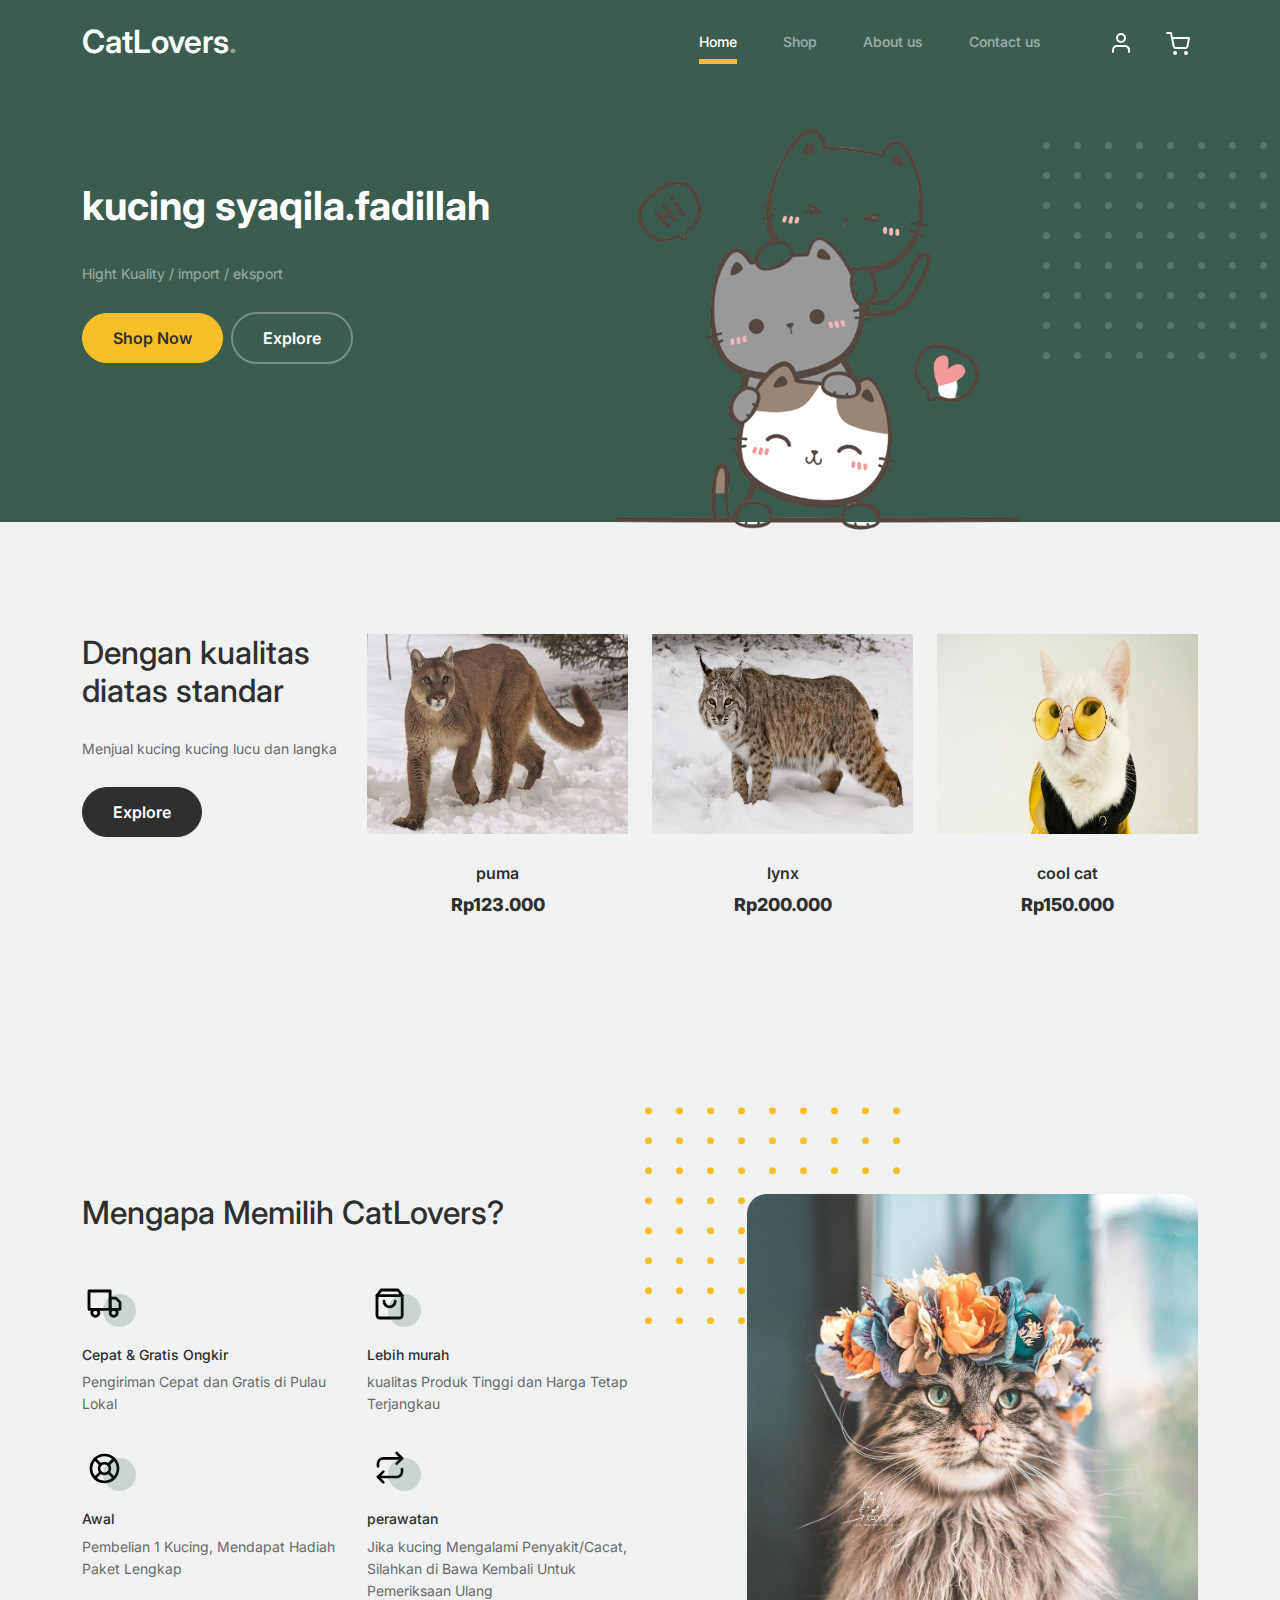
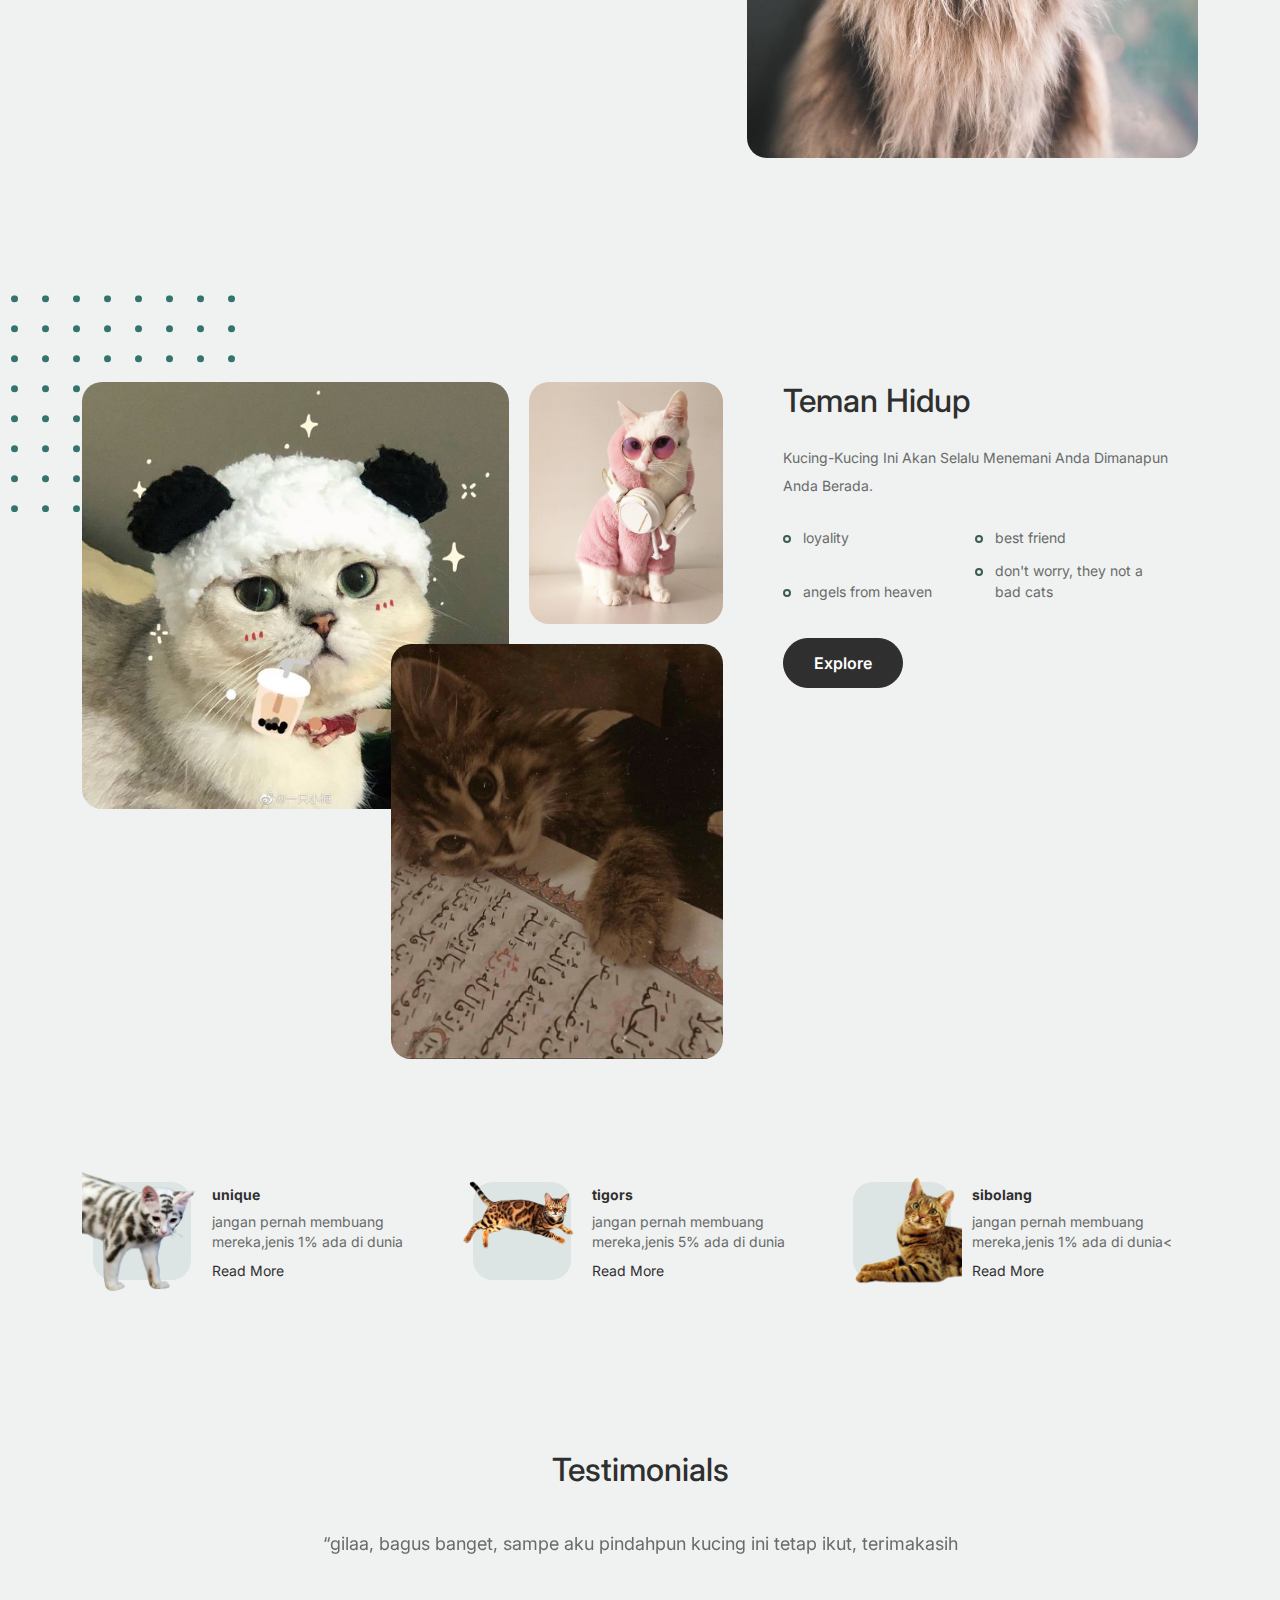
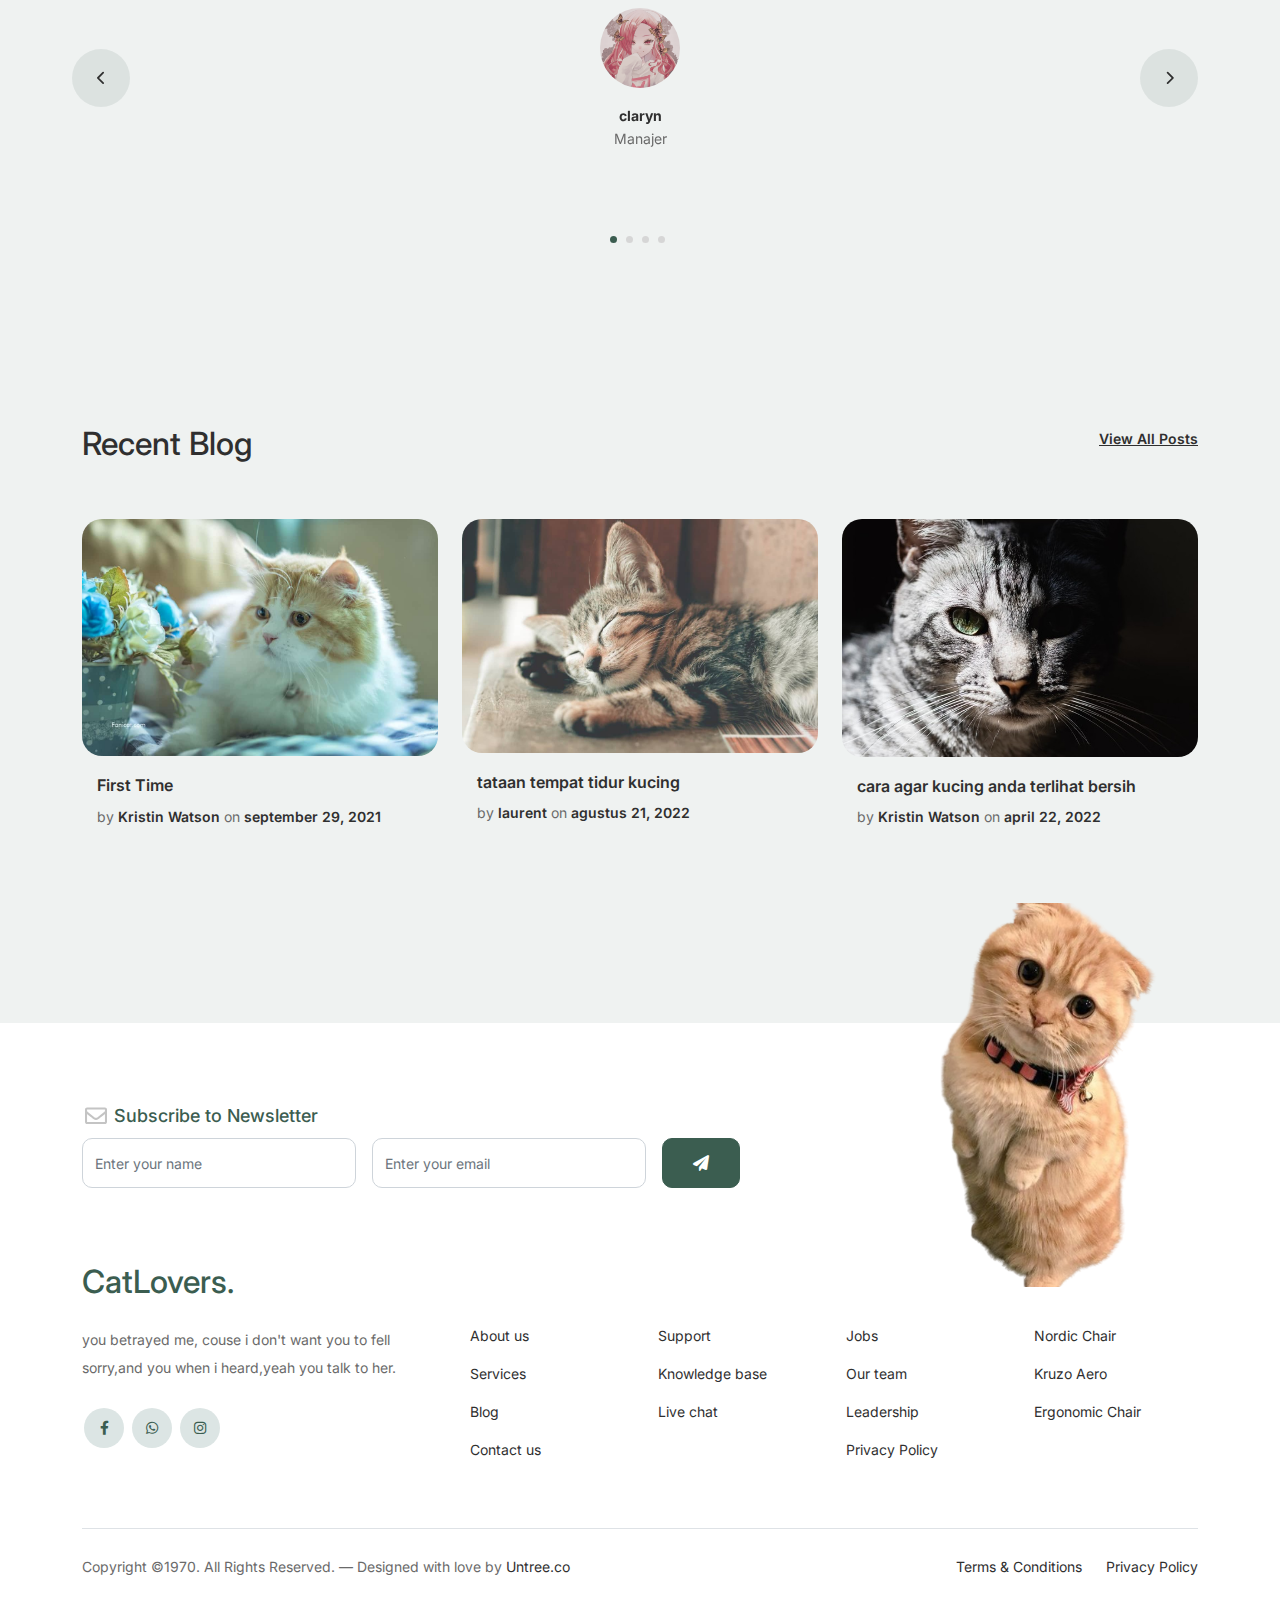
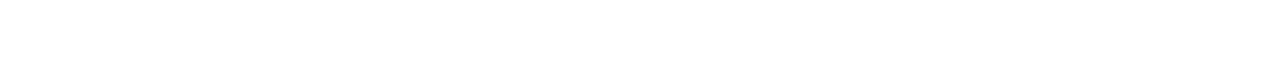
<file: index.html>
<!-- /*
* Bootstrap 5
* Template Name: Furni
* Template Author: Untree.co
* Template URI: https://untree.co/
* License: https://creativecommons.org/licenses/by/3.0/
*/ -->
<!doctype html>
<html lang="en">
<head>
  <meta charset="utf-8">
  <meta name="viewport" content="width=device-width, initial-scale=1, shrink-to-fit=no">
  <meta name="author" content="Untree.co">
  <link rel="shortcut icon" href="favicon.png">

  <meta name="description" content="" />
  <meta name="keywords" content="bootstrap, bootstrap4" />

		<!-- Bootstrap CSS -->
		<link href="css/bootstrap.min.css" rel="stylesheet">
		<link href="https://cdnjs.cloudflare.com/ajax/libs/font-awesome/6.0.0-beta3/css/all.min.css" rel="stylesheet">
		<link href="css/tiny-slider.css" rel="stylesheet">
		<link href="css/style.css" rel="stylesheet">
		<title>Furni Free Bootstrap 5 Template for Furniture and Interior Design Websites by Untree.co </title>
	</head>

	<body>

		<!-- Start Header/Navigation -->
		<nav class="custom-navbar navbar navbar navbar-expand-md navbar-dark bg-dark" arial-label="Furni navigation bar">

			<div class="container">
				<a class="navbar-brand" href="index.html">CatLovers<span>.</span></a>

				<button class="navbar-toggler" type="button" data-bs-toggle="collapse" data-bs-target="#navbarsFurni" aria-controls="navbarsFurni" aria-expanded="false" aria-label="Toggle navigation">
					<span class="navbar-toggler-icon"></span>
				</button>

				<div class="collapse navbar-collapse" id="navbarsFurni">
					<ul class="custom-navbar-nav navbar-nav ms-auto mb-2 mb-md-0">
						<li class="nav-item active">
							<a class="nav-link" href="index.html">Home</a>
						</li>
						<li><a class="nav-link" href="shop.html">Shop</a></li>
						<li><a class="nav-link" href="about.html">About us</a></li>
						<li><a class="nav-link" href="contact.html">Contact us</a></li>
					</ul>

					<ul class="custom-navbar-cta navbar-nav mb-2 mb-md-0 ms-5">
						<li><a class="nav-link" href="#"><img src="images/user.svg"></a></li>
						<li><a class="nav-link" href="cart.html"><img src="images/cart.svg"></a></li>
					</ul>
				</div>
			</div>
				
		</nav>
		<!-- End Header/Navigation -->

		<!-- Start Hero Section -->
			<div class="hero">
				<div class="container">
					<div class="row justify-content-between">
						<div class="col-lg-5">
							<div class="intro-excerpt">
								<h1>kucing <span clsas="d-block">syaqila.fadillah</span></h1>
								<p class="mb-4">Hight Kuality / import / eksport</p>
								<p><a href="" class="btn btn-secondary me-2">Shop Now</a><a href="#" class="btn btn-white-outline">Explore</a></p>
							</div>
						</div>
						<div class="col-lg-7">
							<div class="hero-img-wrap">
								<img src="images/cutee.png" class="img-fluid">
							</div>
						</div>
					</div>
				</div>
			</div>
		<!-- End Hero Section -->

		<!-- Start Product Section -->
		<div class="product-section">
			<div class="container">
				<div class="row">

					<!-- Start Column 1 -->
					<div class="col-md-12 col-lg-3 mb-5 mb-lg-0">
						<h2 class="mb-4 section-title">Dengan kualitas diatas standar</h2>
						<p class="mb-4">Menjual kucing kucing lucu dan langka</p>
						<p><a href="shop.html" class="btn">Explore</a></p>
					</div> 
					<!-- End Column 1 -->

					<!-- Start Column 2 -->
					<div class="col-12 col-md-4 col-lg-3 mb-5 mb-md-0">
						<a class="product-item" href="cart.html">
							<img src="images/puma.jpg" class="img-fluid product-thumbnail">
							<h3 class="product-title">puma</h3>
							<strong class="product-price">Rp123.000</strong>

							<span class="icon-cross">
								<img src="images/cross.svg" class="img-fluid">
							</span>
						</a>
					</div> 
					<!-- End Column 2 -->

					<!-- Start Column 3 -->
					<div class="col-12 col-md-4 col-lg-3 mb-5 mb-md-0">
						<a class="product-item" href="cart.html">
							<img src="images/kucing hutan.jpg" class="img-fluid product-thumbnail">
							<h3 class="product-title">lynx</h3>
							<strong class="product-price">Rp200.000</strong>

							<span class="icon-cross">
								<img src="images/cross.svg" class="img-fluid">
							</span>
						</a>
					</div>
					<!-- End Column 3 -->

					<!-- Start Column 4 -->
					<div class="col-12 col-md-4 col-lg-3 mb-5 mb-md-0">
						<a class="product-item" href="cart.html">
							<img src="images/zappa.jpeg" class="img-fluid product-thumbnail">
							<h3 class="product-title">cool cat</h3>
							<strong class="product-price">Rp150.000</strong>

							<span class="icon-cross">
								<img src="images/cross.svg" class="img-fluid">
							</span>
						</a>
					</div>
					<!-- End Column 4 -->

				</div>
			</div>
		</div>
		<!-- End Product Section -->

		<!-- Start Why Choose Us Section -->
		<div class="why-choose-section">
			<div class="container">
				<div class="row justify-content-between">
					<div class="col-lg-6">
						<h2 class="section-title">Mengapa Memilih CatLovers?</h2>

						<div class="row my-5">
							<div class="col-6 col-md-6">
								<div class="feature">
									<div class="icon">
										<img src="images/truck.svg" alt="Image" class="imf-fluid">
									</div>
									<h3>Cepat &amp; Gratis Ongkir</h3>
									<p>Pengiriman Cepat dan Gratis di Pulau Lokal</p>
								</div>
							</div>

							<div class="col-6 col-md-6">
								<div class="feature">
									<div class="icon">
										<img src="images/bag.svg" alt="Image" class="imf-fluid">
									</div>
									<h3>Lebih murah</h3>
									<p>kualitas Produk Tinggi dan Harga Tetap Terjangkau</p>
								</div>
							</div>

							<div class="col-6 col-md-6">
								<div class="feature">
									<div class="icon">
										<img src="images/support.svg" alt="Image" class="imf-fluid">
									</div>
									<h3>Awal</h3>
									<p>Pembelian 1 Kucing, Mendapat Hadiah Paket Lengkap</p>
								</div>
							</div>

							<div class="col-6 col-md-6">
								<div class="feature">
									<div class="icon">
										<img src="images/return.svg" alt="Image" class="imf-fluid">
									</div>
									<h3>perawatan</h3>
									<p>Jika kucing Mengalami Penyakit/Cacat, Silahkan di Bawa Kembali Untuk Pemeriksaan Ulang</p>
								</div>
							</div>

						</div>
					</div>

					<div class="col-lg-5">
						<div class="img-wrap">
							<img src="images/omaigosh.jpg" alt="Image" class="img-fluid">
						</div>
					</div>

				</div>
			</div>
		</div>
		<!-- End Why Choose Us Section -->

		<!-- Start We Help Section -->
		<div class="we-help-section">
			<div class="container">
				<div class="row justify-content-between">
					<div class="col-lg-7 mb-5 mb-lg-0">
						<div class="imgs-grid">
							<div class="grid grid-1"><img src="images/lucu.jpg" alt="Untree.co"></div>
							<div class="grid grid-2"><img src="images/zap.jpg" alt="Untree.co"></div>
							<div class="grid grid-3"><img src="images/omaigat.jpg" alt="Untree.co"></div>
						</div>
					</div>
					<div class="col-lg-5 ps-lg-5">
						<h2 class="section-title mb-4">Teman Hidup</h2>
						<p>Kucing-Kucing Ini Akan Selalu Menemani Anda Dimanapun Anda Berada.</p>

						<ul class="list-unstyled custom-list my-4">
							<li>loyality</li>
							<li>best friend</li>
							<li>angels from heaven</li>
							<li>don't worry, they not a bad cats</li>
						</ul>
						<p><a herf="#" class="btn">Explore</a></p>
					</div>
				</div>
			</div>
		</div>
		<!-- End We Help Section -->

		<!-- Start Popular Product -->
		<div class="popular-product">
			<div class="container">
				<div class="row">

					<div class="col-12 col-md-6 col-lg-4 mb-4 mb-lg-0">
						<div class="product-item-sm d-flex">
							<div class="thumbnail">
								<img src="images/unique.png" alt="Image" class="img-fluid">
							</div>
							<div class="pt-3">
								<h3>unique</h3>
								<p>jangan pernah membuang mereka,jenis 1% ada di dunia</p>
								<p><a href="#">Read More</a></p>
							</div>
						</div>
					</div>

					<div class="col-12 col-md-6 col-lg-4 mb-4 mb-lg-0">
						<div class="product-item-sm d-flex">
							<div class="thumbnail">
								<img src="images/wuw.png" alt="Image" class="img-fluid">
							</div>
							<div class="pt-3">
								<h3>tigors</h3>
								<p>jangan pernah membuang mereka,jenis 5% ada di dunia</p>
								<p><a href="#">Read More</a></p>
							</div>
						</div>
					</div>

					<div class="col-12 col-md-6 col-lg-4 mb-4 mb-lg-0">
						<div class="product-item-sm d-flex">
							<div class="thumbnail">
								<img src="images/waw.png" alt="Image" class="img-fluid">
							</div>
							<div class="pt-3">
								<h3>sibolang</h3>
								<p>jangan pernah membuang mereka,jenis 1% ada di dunia<</p>
								<p><a href="#">Read More</a></p>
							</div>
						</div>
					</div>

				</div>
			</div>
		</div>
		<!-- End Popular Product -->

		<!-- Start Testimonial Slider -->
		<div class="testimonial-section">
			<div class="container">
				<div class="row">
					<div class="col-lg-7 mx-auto text-center">
						<h2 class="section-title">Testimonials</h2>
					</div>
				</div>

				<div class="row justify-content-center">
					<div class="col-lg-12">
						<div class="testimonial-slider-wrap text-center">

							<div id="testimonial-nav">
								<span class="prev" data-controls="prev"><span class="fa fa-chevron-left"></span></span>
								<span class="next" data-controls="next"><span class="fa fa-chevron-right"></span></span>
							</div>

							<div class="testimonial-slider">
								
								<div class="item">
									<div class="row justify-content-center">
										<div class="col-lg-8 mx-auto">

											<div class="testimonial-block text-center">
												<blockquote class="mb-5">
													<p>&ldquo;gilaa, bagus banget, sampe aku pindahpun kucing ini tetap ikut, terimakasih</blockquote>

												<div class="author-info">
													<div class="author-pic">
														<img src="images/smile.png" alt="Maria Jones" class="img-fluid">
													</div>
													<h3 class="font-weight-bold">claryn</h3>
													<span class="position d-block mb-3">Manajer</span>
												</div>
											</div>

										</div>
									</div>
								</div> 
								<!-- END item -->

								<div class="item">
									<div class="row justify-content-center">
										<div class="col-lg-8 mx-auto">

											<div class="testimonial-block text-center">
												<blockquote class="mb-5">
													<p>&ldquo;bagus sekali, saat aku bersedih, kucing2 itu yang menghiburku</blockquote>

												<div class="author-info">
													<div class="author-pic">
														<img src="images/omg.png" alt="Maria Jones" class="img-fluid">
													</div>
													<h3 class="font-weight-bold">Julia Gissela</h3>
													<span class="position d-block mb-3">CEO of morning cloud</span>
												</div>
											</div>
										</div>
									</div>
								</div> 
								<!-- END item -->

								<div class="item">
									<div class="row justify-content-center">
										<div class="col-lg-8 mx-auto">

											<div class="testimonial-block text-center">
												<blockquote class="mb-5">
													<p>&ldquo;keren keren kucingnyaa, saya bahagia di temani oleh mereka</blockquote>

												<div class="author-info">
													<div class="author-pic">
														<img src="images/prety.png" alt="Maria Jones" class="img-fluid">
													</div>
													<h3 class="font-weight-bold">Zolta</h3>
													<span class="position d-block mb-3">Konsumen pertama</span>
												</div>
											</div>

										</div>
									</div>
								</div> 
								<!-- END item --><div class="item">
									<div class="row justify-content-center">
										<div class="col-lg-8 mx-auto">

											<div class="testimonial-block text-center">
												<blockquote class="mb-5">
													<p>&ldquo;bagus, wlau aku yang awalnya tidak menyukai kucing, tetapi pd saat ini hatiku jatuh kepada mereka.</blockquote>

												<div class="author-info">
													<div class="author-pic">
														<img src="images/cat.png" alt="Maria Jones" class="img-fluid">
													</div>
													<h3 class="font-weight-bold">meauny</h3>
													<span class="position d-block mb-3">konsumen ke-100</span>
												</div>
											</div>

										</div>
									</div>
								</div> 
								<!-- END item -->

							</div>

						</div>
					</div>
				</div>
			</div>
		</div>
		<!-- End Testimonial Slider -->

		<!-- Start Blog Section -->
		<div class="blog-section">
			<div class="container">
				<div class="row mb-5">
					<div class="col-md-6">
						<h2 class="section-title">Recent Blog</h2>
					</div>
					<div class="col-md-6 text-start text-md-end">
						<a href="#" class="more">View All Posts</a>
					</div>
				</div>

				<div class="row">

					<div class="col-12 col-sm-6 col-md-4 mb-4 mb-md-0">
						<div class="post-entry">
							<a href="#" class="post-thumbnail"><img src="images/hih.jpg" alt="Image" class="img-fluid"></a>
							<div class="post-content-entry">
								<h3><a href="#">First Time</a></h3>
								<div class="meta">
									<span>by <a href="#">Kristin Watson</a></span> <span>on <a href="#">september 29, 2021</a></span>
								</div>
							</div>
						</div>
					</div>

					<div class="col-12 col-sm-6 col-md-4 mb-4 mb-md-0">
						<div class="post-entry">
							<a href="#" class="post-thumbnail"><img src="images/hah.jpg" alt="Image" class="img-fluid"></a>
							<div class="post-content-entry">
								<h3><a href="#">tataan tempat tidur kucing</a></h3>
								<div class="meta">
									<span>by <a href="#">laurent</a></span> <span>on <a href="#">agustus 21, 2022</a></span>
								</div>
							</div>
						</div>
					</div>

					<div class="col-12 col-sm-6 col-md-4 mb-4 mb-md-0">
						<div class="post-entry">
							<a href="#" class="post-thumbnail"><img src="images/heh.jpg" alt="Image" class="img-fluid"></a>
							<div class="post-content-entry">
								<h3><a href="#">cara agar kucing anda terlihat bersih</a></h3>
								<div class="meta">
									<span>by <a href="#">Kristin Watson</a></span> <span>on <a href="#">april 22, 2022</a></span>
								</div>
							</div>
						</div>
					</div>

				</div>
			</div>
		</div>
		<!-- End Blog Section -->	

		<!-- Start Footer Section -->
		<footer class="footer-section">
			<div class="container relative">

				<div class="sofa-img">
					<img src="images/14-1.png" alt="Image" class="img-fluid">
				</div>

				<div class="row">
					<div class="col-lg-8">
						<div class="subscription-form">
							<h3 class="d-flex align-items-center"><span class="me-1"><img src="images/envelope-outline.svg" alt="Image" class="img-fluid"></span><span>Subscribe to Newsletter</span></h3>

							<form action="#" class="row g-3">
								<div class="col-auto">
									<input type="text" class="form-control" placeholder="Enter your name">
								</div>
								<div class="col-auto">
									<input type="email" class="form-control" placeholder="Enter your email">
								</div>
								<div class="col-auto">
									<button class="btn btn-primary">
										<span class="fa fa-paper-plane"></span>
									</button>
								</div>
							</form>

						</div>
					</div>
				</div>

				<div class="row g-5 mb-5">
					<div class="col-lg-4">
						<div class="mb-4 footer-logo-wrap"><a href="#" class="footer-logo">CatLovers<span>.</span></a></div>
						<p class="mb-4">you betrayed me, couse i don't want you to fell sorry,and you when i heard,yeah you talk to her.</p>

						<ul class="list-unstyled custom-social">
							<li><a href="#"><span class="fa fa-brands fa-facebook-f"></span></a></li>
							<li><a href="#"><span class="fa fa-brands fa-whatsapp"></span></a></li>
							<li><a href="#"><span class="fa fa-brands fa-instagram"></span></a></li>
						</ul>
					</div>

					<div class="col-lg-8">
						<div class="row links-wrap">
							<div class="col-6 col-sm-6 col-md-3">
								<ul class="list-unstyled">
									<li><a href="#">About us</a></li>
									<li><a href="#">Services</a></li>
									<li><a href="#">Blog</a></li>
									<li><a href="#">Contact us</a></li>
								</ul>
							</div>

							<div class="col-6 col-sm-6 col-md-3">
								<ul class="list-unstyled">
									<li><a href="#">Support</a></li>
									<li><a href="#">Knowledge base</a></li>
									<li><a href="#">Live chat</a></li>
								</ul>
							</div>

							<div class="col-6 col-sm-6 col-md-3">
								<ul class="list-unstyled">
									<li><a href="#">Jobs</a></li>
									<li><a href="#">Our team</a></li>
									<li><a href="#">Leadership</a></li>
									<li><a href="#">Privacy Policy</a></li>
								</ul>
							</div>

							<div class="col-6 col-sm-6 col-md-3">
								<ul class="list-unstyled">
									<li><a href="#">Nordic Chair</a></li>
									<li><a href="#">Kruzo Aero</a></li>
									<li><a href="#">Ergonomic Chair</a></li>
								</ul>
							</div>
						</div>
					</div>

				</div>

				<div class="border-top copyright">
					<div class="row pt-4">
						<div class="col-lg-6">
							<p class="mb-2 text-center text-lg-start">Copyright &copy;<script>document.write(new Date(1).getFullYear(2022));</script>. All Rights Reserved. &mdash; Designed with love by <a href="https://untree.co">Untree.co</a> <!-- License information: https://untree.co/license/ -->
            </p>
						</div>

						<div class="col-lg-6 text-center text-lg-end">
							<ul class="list-unstyled d-inline-flex ms-auto">
								<li class="me-4"><a href="#">Terms &amp; Conditions</a></li>
								<li><a href="#">Privacy Policy</a></li>
							</ul>
						</div>

					</div>
				</div>

			</div>
		</footer>
		<!-- End Footer Section -->	


		<script src="js/bootstrap.bundle.min.js"></script>
		<script src="js/tiny-slider.js"></script>
		<script src="js/custom.js"></script>
	</body>

</html>
</file>
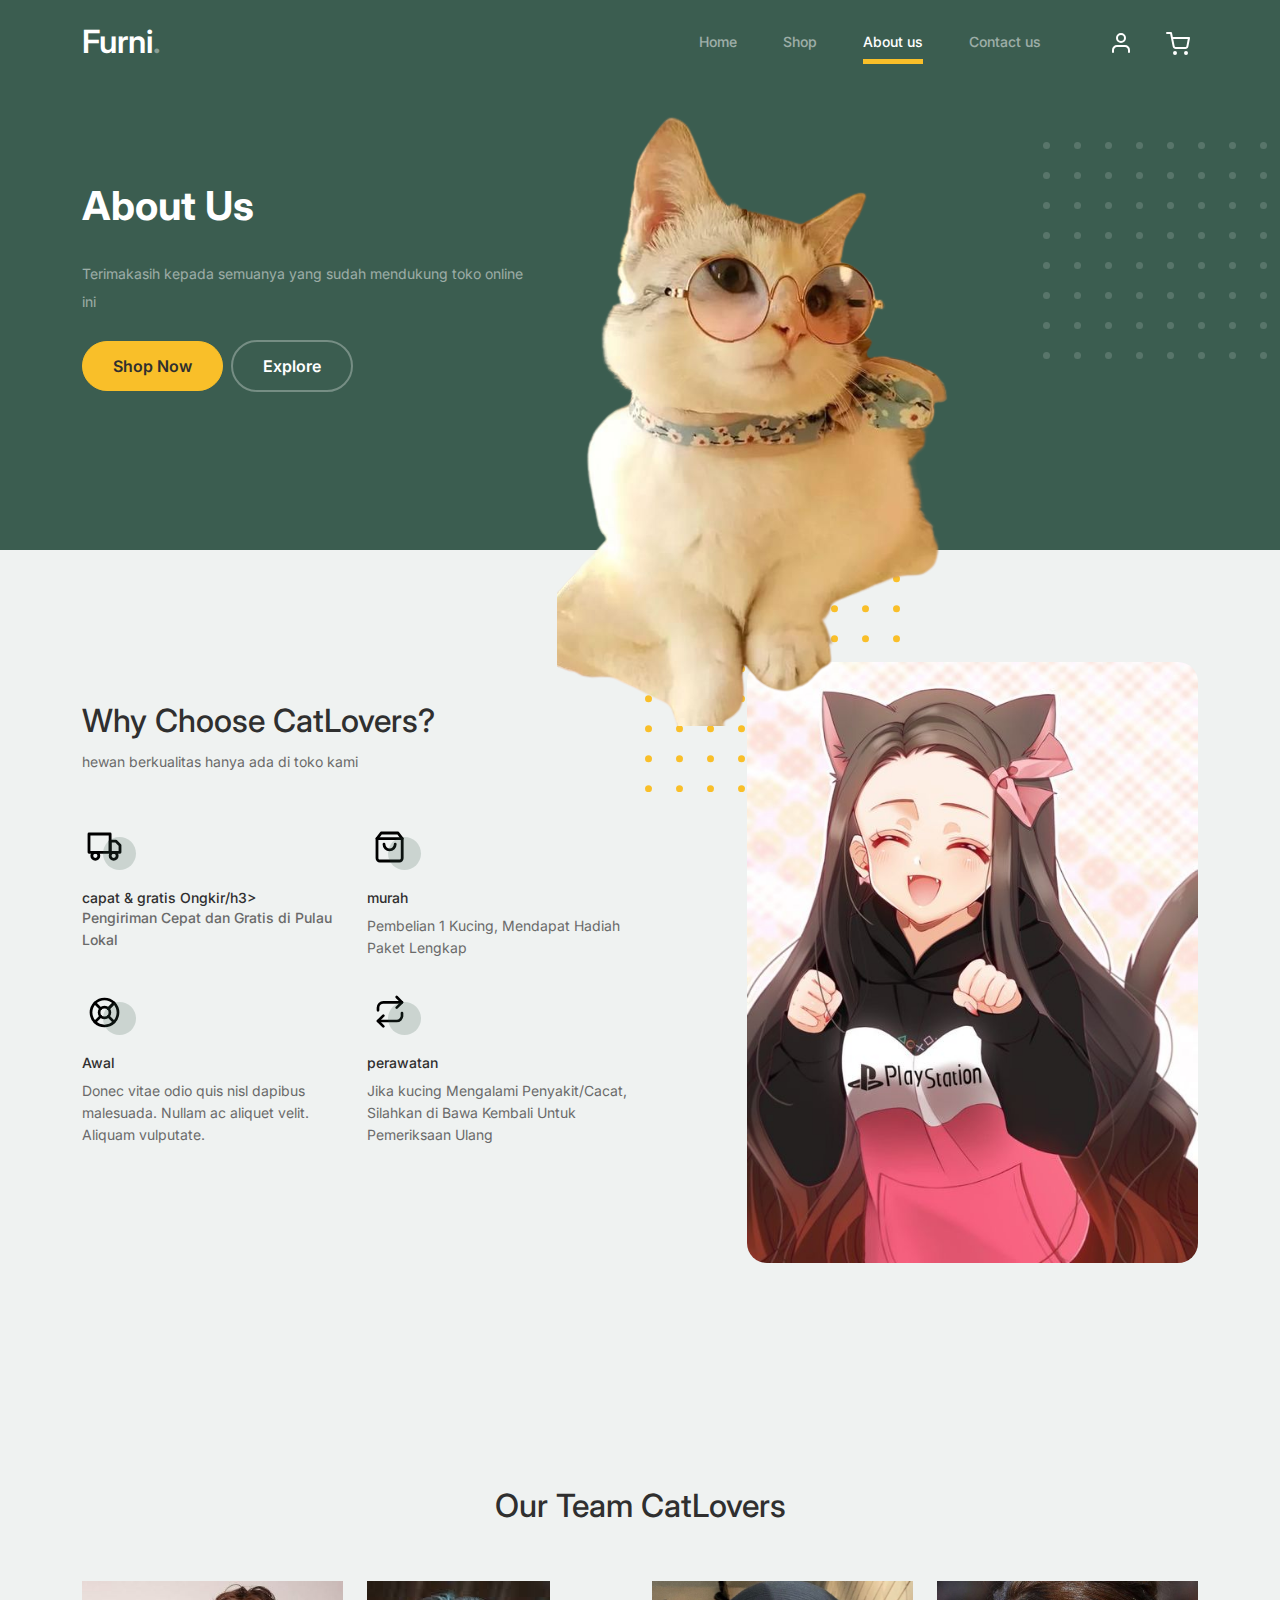
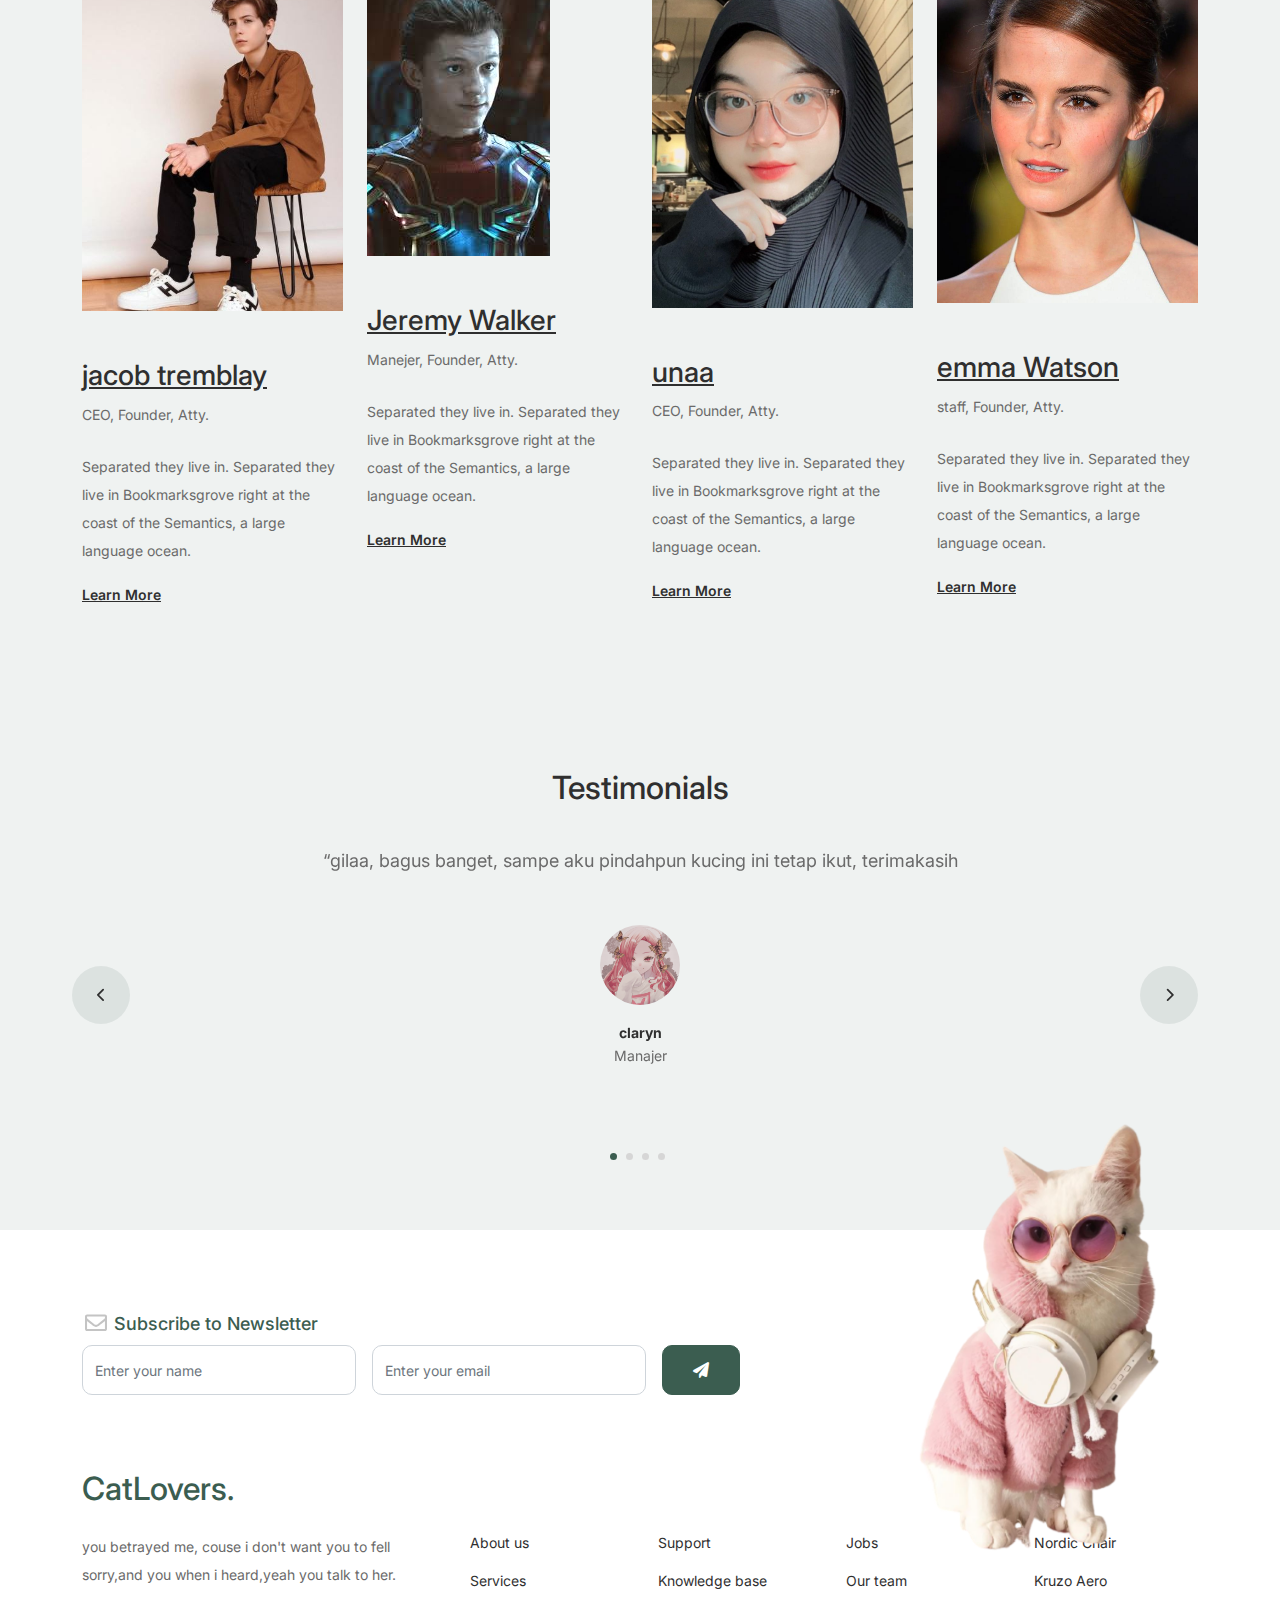
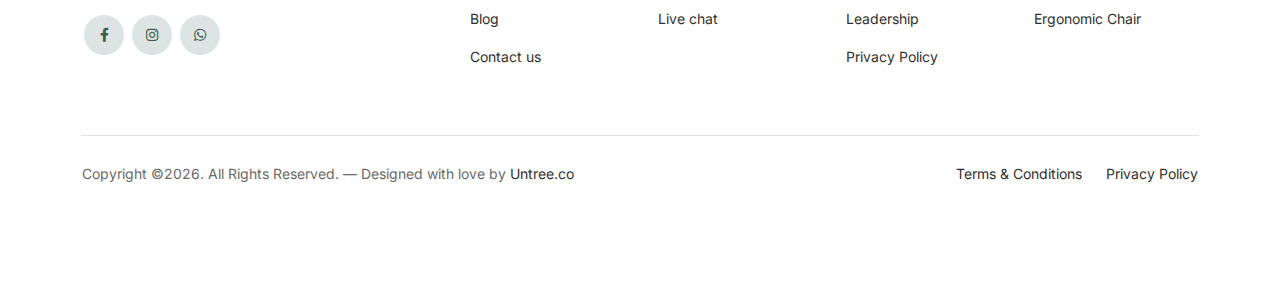
<file: about.html>
<!-- /*
* Bootstrap 5
* Template Name: Furni
* Template Author: Untree.co
* Template URI: https://untree.co/
* License: https://creativecommons.org/licenses/by/3.0/
*/ -->
<!doctype html>
<html lang="en">
<head>
  <meta charset="utf-8">
  <meta name="viewport" content="width=device-width, initial-scale=1, shrink-to-fit=no">
  <meta name="author" content="Untree.co">
  <link rel="shortcut icon" href="favicon.png">

  <meta name="description" content="" />
  <meta name="keywords" content="bootstrap, bootstrap4" />

		<!-- Bootstrap CSS -->
		<link href="css/bootstrap.min.css" rel="stylesheet">
		<link href="https://cdnjs.cloudflare.com/ajax/libs/font-awesome/6.0.0-beta3/css/all.min.css" rel="stylesheet">
		<link href="css/tiny-slider.css" rel="stylesheet">
		<link href="css/style.css" rel="stylesheet">
		<title>Furni Free Bootstrap 5 Template for Furniture and Interior Design Websites by Untree.co </title>
	</head>

	<body>

		<!-- Start Header/Navigation -->
		<nav class="custom-navbar navbar navbar navbar-expand-md navbar-dark bg-dark" arial-label="Furni navigation bar">

			<div class="container">
				<a class="navbar-brand" href="index.html">Furni<span>.</span></a>

				<button class="navbar-toggler" type="button" data-bs-toggle="collapse" data-bs-target="#navbarsFurni" aria-controls="navbarsFurni" aria-expanded="false" aria-label="Toggle navigation">
					<span class="navbar-toggler-icon"></span>
				</button>

				<div class="collapse navbar-collapse" id="navbarsFurni">
					<ul class="custom-navbar-nav navbar-nav ms-auto mb-2 mb-md-0">
						<li class="nav-item ">
							<a class="nav-link" href="index.html">Home</a>
						</li>
						<li><a class="nav-link" href="shop.html">Shop</a></li>
						<li class="active"><a class="nav-link" href="about.html">About us</a></li>
						<li><a class="nav-link" href="contact.html">Contact us</a></li>
					</ul>

					<ul class="custom-navbar-cta navbar-nav mb-2 mb-md-0 ms-5">
						<li><a class="nav-link" href="#"><img src="images/user.svg"></a></li>
						<li><a class="nav-link" href="cart.html"><img src="images/cart.svg"></a></li>
					</ul>
				</div>
			</div>
				
		</nav>
		<!-- End Header/Navigation -->

		<!-- Start Hero Section -->
			<div class="hero">
				<div class="container">
					<div class="row justify-content-between">
						<div class="col-lg-5">
							<div class="intro-excerpt">
								<h1>About Us</h1>
								<p class="mb-4">Terimakasih kepada semuanya yang sudah mendukung toko online ini</p>
								<p><a href="" class="btn btn-secondary me-2">Shop Now</a><a href="#" class="btn btn-white-outline">Explore</a></p>
							</div>
						</div>
						<div class="col-lg-7">
							<div class="hero-img-wrap">
								<img src="images/kyaaa.png" class="img-fluid">
							</div>
						</div>
					</div>
				</div>
			</div>
		<!-- End Hero Section -->

		

		<!-- Start Why Choose Us Section -->
		<div class="why-choose-section">
			<div class="container">
				<div class="row justify-content-between align-items-center">
					<div class="col-lg-6">
						<h2 class="section-title">Why Choose CatLovers?</h2>
						<p>hewan berkualitas hanya ada di toko kami</p>

						<div class="row my-5">
							<div class="col-6 col-md-6">
								<div class="feature">
									<div class="icon">
										<img src="images/truck.svg" alt="Image" class="imf-fluid">
									</div>
									<h3>capat &amp; gratis Ongkir/h3>
									<p>Pengiriman Cepat dan Gratis di Pulau Lokal</p>
								</div>
							</div>

							<div class="col-6 col-md-6">
								<div class="feature">
									<div class="icon">
										<img src="images/bag.svg" alt="Image" class="imf-fluid">
									</div>
									<h3>murah</h3>
									<p>Pembelian 1 Kucing, Mendapat Hadiah Paket Lengkap</p>
								</div>
							</div>

							<div class="col-6 col-md-6">
								<div class="feature">
									<div class="icon">
										<img src="images/support.svg" alt="Image" class="imf-fluid">
									</div>
									<h3>Awal</h3>
									<p>Donec vitae odio quis nisl dapibus malesuada. Nullam ac aliquet velit. Aliquam vulputate.</p>
								</div>
							</div>

							<div class="col-6 col-md-6">
								<div class="feature">
									<div class="icon">
										<img src="images/return.svg" alt="Image" class="imf-fluid">
									</div>
									<h3>perawatan</h3>
									<p>Jika kucing Mengalami Penyakit/Cacat, Silahkan di Bawa Kembali Untuk Pemeriksaan Ulang</p>
								</div>
							</div>

						</div>
					</div>

					<div class="col-lg-5">
						<div class="img-wrap">
							<img src="images/nezuko.jpg" alt="Image" class="img-fluid">
						</div>
					</div>

				</div>
			</div>
		</div>
		<!-- End Why Choose Us Section -->

		<!-- Start Team Section -->
		<div class="untree_co-section">
			<div class="container">

				<div class="row mb-5">
					<div class="col-lg-5 mx-auto text-center">
						<h2 class="section-title">Our Team CatLovers</h2>
					</div>
				</div>

				<div class="row">

					<!-- Start Column 1 -->
					<div class="col-12 col-md-6 col-lg-3 mb-5 mb-md-0">
						<img src="images/jacob.jpg" class="img-fluid mb-5">
						<h3 clas><a href="#"><span class="">jacob</span> tremblay</a></h3>
            <span class="d-block position mb-4">CEO, Founder, Atty.</span>
            <p>Separated they live in.
            Separated they live in Bookmarksgrove right at the coast of the Semantics, a large language ocean.</p>
            <p class="mb-0"><a href="#" class="more dark">Learn More <span class="icon-arrow_forward"></span></a></p>
					</div> 
					<!-- End Column 1 -->

					<!-- Start Column 2 -->
					<div class="col-12 col-md-6 col-lg-3 mb-5 mb-md-0">
						<img src="images/tom.jpg" class="img-fluid mb-5">

						<h3 clas><a href="#"><span class="">Jeremy</span> Walker</a></h3>
            <span class="d-block position mb-4">Manejer, Founder, Atty.</span>
            <p>Separated they live in.
            Separated they live in Bookmarksgrove right at the coast of the Semantics, a large language ocean.</p>
            <p class="mb-0"><a href="#" class="more dark">Learn More <span class="icon-arrow_forward"></span></a></p>

					</div> 
					<!-- End Column 2 -->

					<!-- Start Column 3 -->
					<div class="col-12 col-md-6 col-lg-3 mb-5 mb-md-0">
						<img src="images/un.jpg" class="img-fluid mb-5">
						<h3 clas><a href="#"><span class="">unaa</span></a></h3>
            <span class="d-block position mb-4">CEO, Founder, Atty.</span>
            <p>Separated they live in.
            Separated they live in Bookmarksgrove right at the coast of the Semantics, a large language ocean.</p>
            <p class="mb-0"><a href="#" class="more dark">Learn More <span class="icon-arrow_forward"></span></a></p>
					</div> 
					<!-- End Column 3 -->

					<!-- Start Column 4 -->
					<div class="col-12 col-md-6 col-lg-3 mb-5 mb-md-0">
						<img src="images/emma.jpg" class="img-fluid mb-5">

						<h3 clas><a href="#"><span class="">emma</span> Watson</a></h3>
            <span class="d-block position mb-4">staff, Founder, Atty.</span>
            <p>Separated they live in.
            Separated they live in Bookmarksgrove right at the coast of the Semantics, a large language ocean.</p>
            <p class="mb-0"><a href="#" class="more dark">Learn More <span class="icon-arrow_forward"></span></a></p>

          
					</div> 
					<!-- End Column 4 -->

					

				</div>
			</div>
		</div>
		<!-- End Team Section -->

		

		<!-- Start Testimonial Slider -->
		
		<div class="testimonial-section">
			<div class="container">
				<div class="row">
					<div class="col-lg-7 mx-auto text-center">
						<h2 class="section-title">Testimonials</h2>
					</div>
				</div>

				<div class="row justify-content-center">
					<div class="col-lg-12">
						<div class="testimonial-slider-wrap text-center">

							<div id="testimonial-nav">
								<span class="prev" data-controls="prev"><span class="fa fa-chevron-left"></span></span>
								<span class="next" data-controls="next"><span class="fa fa-chevron-right"></span></span>
							</div>

							<div class="testimonial-slider">
								
								<div class="item">
									<div class="row justify-content-center">
										<div class="col-lg-8 mx-auto">

											<div class="testimonial-block text-center">
												<blockquote class="mb-5">
													<p>&ldquo;gilaa, bagus banget, sampe aku pindahpun kucing ini tetap ikut, terimakasih</blockquote>

												<div class="author-info">
													<div class="author-pic">
														<img src="images/smile.png" alt="Maria Jones" class="img-fluid">
													</div>
													<h3 class="font-weight-bold">claryn</h3>
													<span class="position d-block mb-3">Manajer</span>
												</div>
											</div>

										</div>
									</div>
								</div> 
								<!-- END item -->

								<div class="item">
									<div class="row justify-content-center">
										<div class="col-lg-8 mx-auto">

											<div class="testimonial-block text-center">
												<blockquote class="mb-5">
													<p>&ldquo;bagus sekali, saat aku bersedih, kucing2 itu yang menghiburku</blockquote>

												<div class="author-info">
													<div class="author-pic">
														<img src="images/omg.png" alt="Maria Jones" class="img-fluid">
													</div>
													<h3 class="font-weight-bold">Julia Gissela</h3>
													<span class="position d-block mb-3">CEO of morning cloud</span>
												</div>
											</div>
										</div>
									</div>
								</div> 
								<!-- END item -->

								<div class="item">
									<div class="row justify-content-center">
										<div class="col-lg-8 mx-auto">

											<div class="testimonial-block text-center">
												<blockquote class="mb-5">
													<p>&ldquo;keren keren kucingnyaa, saya bahagia di temani oleh mereka</blockquote>

												<div class="author-info">
													<div class="author-pic">
														<img src="images/prety.png" alt="Maria Jones" class="img-fluid">
													</div>
													<h3 class="font-weight-bold">Zolta</h3>
													<span class="position d-block mb-3">Konsumen pertama</span>
												</div>
											</div>

										</div>
									</div>
								</div> 
								<!-- END item --><div class="item">
									<div class="row justify-content-center">
										<div class="col-lg-8 mx-auto">

											<div class="testimonial-block text-center">
												<blockquote class="mb-5">
													<p>&ldquo;bagus, wlau aku yang awalnya tidak menyukai kucing, tetapi pd saat ini hatiku jatuh kepada mereka.</blockquote>

												<div class="author-info">
													<div class="author-pic">
														<img src="images/cat.png" alt="Maria Jones" class="img-fluid">
													</div>
													<h3 class="font-weight-bold">meauny</h3>
													<span class="position d-block mb-3">konsumen ke-100</span>
												</div>
											</div>

										</div>
									</div>
								</div> 
								<!-- END item -->

							</div>

						</div>
					</div>
				</div>
			</div>
		</div>
		<!-- End Testimonial Slider -->

		

		<!-- Start Footer Section -->
		<footer class="footer-section">
			<div class="container relative">

				<div class="sofa-img">
					<img src="images/zap.png" alt="Image" class="img-fluid">
				</div>

				<div class="row">
					<div class="col-lg-8">
						<div class="subscription-form">
							<h3 class="d-flex align-items-center"><span class="me-1"><img src="images/envelope-outline.svg" alt="Image" class="img-fluid"></span><span>Subscribe to Newsletter</span></h3>

							<form action="#" class="row g-3">
								<div class="col-auto">
									<input type="text" class="form-control" placeholder="Enter your name">
								</div>
								<div class="col-auto">
									<input type="email" class="form-control" placeholder="Enter your email">
								</div>
								<div class="col-auto">
									<button class="btn btn-primary">
										<span class="fa fa-paper-plane"></span>
									</button>
								</div>
							</form>

						</div>
					</div>
				</div>

				<div class="row g-5 mb-5">
					<div class="col-lg-4">
						<div class="mb-4 footer-logo-wrap"><a href="#" class="footer-logo">CatLovers<span>.</span></a></div>
						<p class="mb-4">you betrayed me, couse i don't want you to fell sorry,and you when i heard,yeah you talk to her.</p>

						<ul class="list-unstyled custom-social">
							<li><a href="#"><span class="fa fa-brands fa-facebook-f"></span></a></li>
							<li><a href="#"><span class="fa fa-brands fa-instagram"></span></a></li>
							<li><a href="#"><span class="fa fa-brands fa-whatsapp"></span></a></li>
						</ul>
					</div>

					<div class="col-lg-8">
						<div class="row links-wrap">
							<div class="col-6 col-sm-6 col-md-3">
								<ul class="list-unstyled">
									<li><a href="#">About us</a></li>
									<li><a href="#">Services</a></li>
									<li><a href="#">Blog</a></li>
									<li><a href="#">Contact us</a></li>
								</ul>
							</div>

							<div class="col-6 col-sm-6 col-md-3">
								<ul class="list-unstyled">
									<li><a href="#">Support</a></li>
									<li><a href="#">Knowledge base</a></li>
									<li><a href="#">Live chat</a></li>
								</ul>
							</div>

							<div class="col-6 col-sm-6 col-md-3">
								<ul class="list-unstyled">
									<li><a href="#">Jobs</a></li>
									<li><a href="#">Our team</a></li>
									<li><a href="#">Leadership</a></li>
									<li><a href="#">Privacy Policy</a></li>
								</ul>
							</div>

							<div class="col-6 col-sm-6 col-md-3">
								<ul class="list-unstyled">
									<li><a href="#">Nordic Chair</a></li>
									<li><a href="#">Kruzo Aero</a></li>
									<li><a href="#">Ergonomic Chair</a></li>
								</ul>
							</div>
						</div>
					</div>

				</div>

				<div class="border-top copyright">
					<div class="row pt-4">
						<div class="col-lg-6">
							<p class="mb-2 text-center text-lg-start">Copyright &copy;<script>document.write(new Date().getFullYear());</script>. All Rights Reserved. &mdash; Designed with love by <a href="https://untree.co">Untree.co</a> <!-- License information: https://untree.co/license/ -->
            </p>
						</div>

						<div class="col-lg-6 text-center text-lg-end">
							<ul class="list-unstyled d-inline-flex ms-auto">
								<li class="me-4"><a href="#">Terms &amp; Conditions</a></li>
								<li><a href="#">Privacy Policy</a></li>
							</ul>
						</div>

					</div>
				</div>

			</div>
		</footer>
		<!-- End Footer Section -->	


		<script src="js/bootstrap.bundle.min.js"></script>
		<script src="js/tiny-slider.js"></script>
		<script src="js/custom.js"></script>
	</body>

</html>
</file>
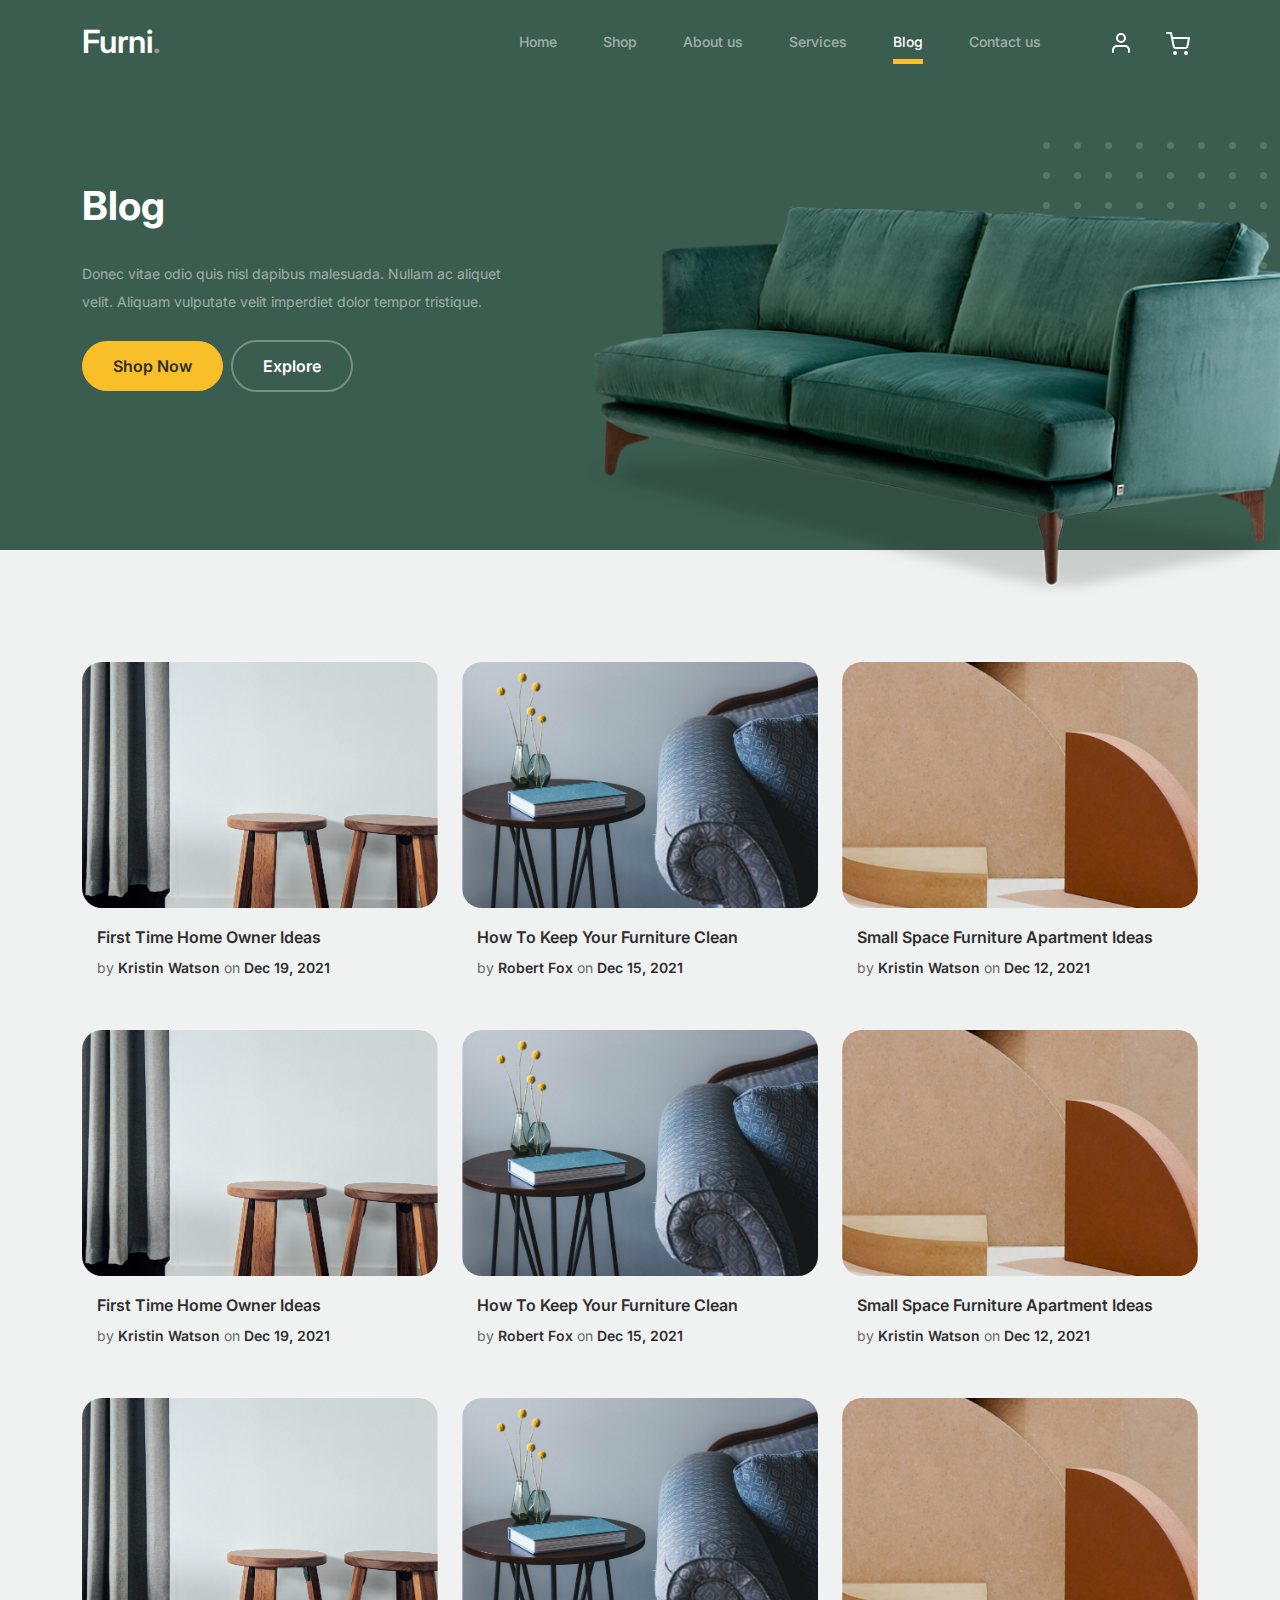
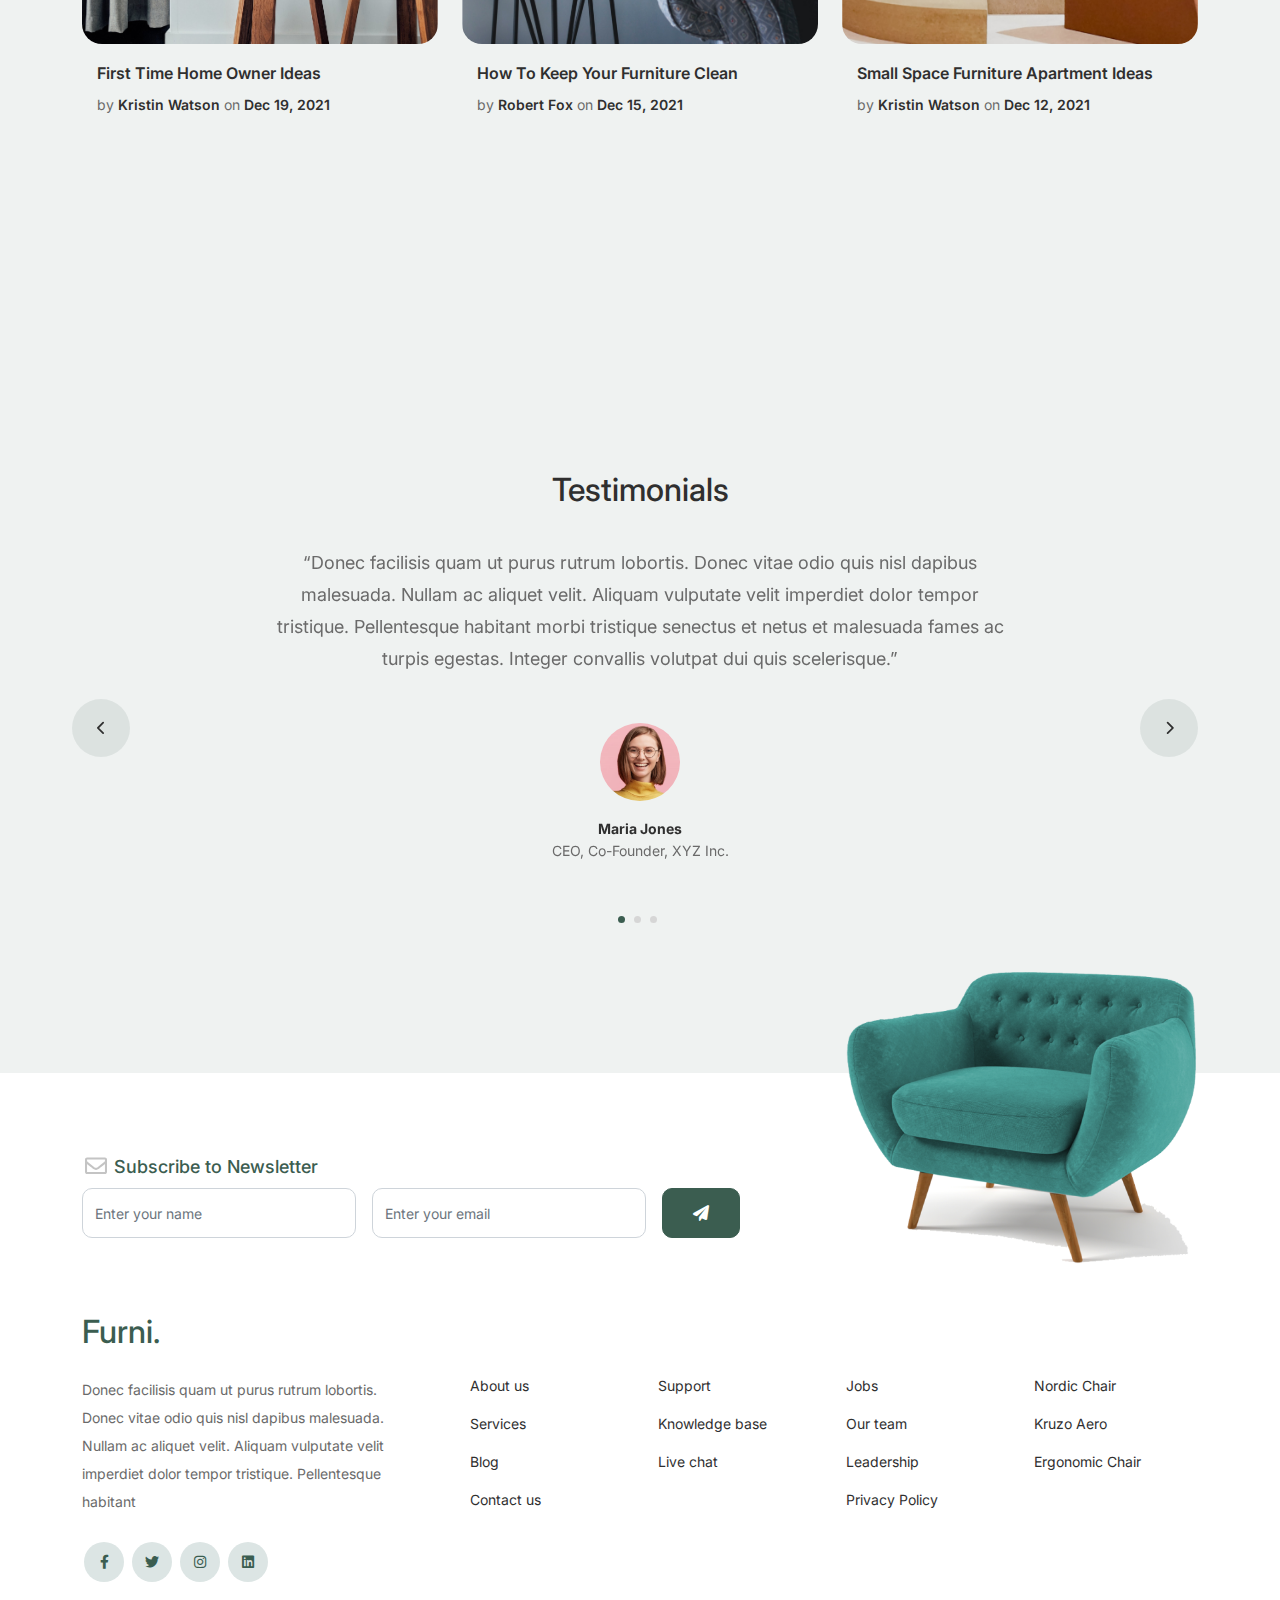
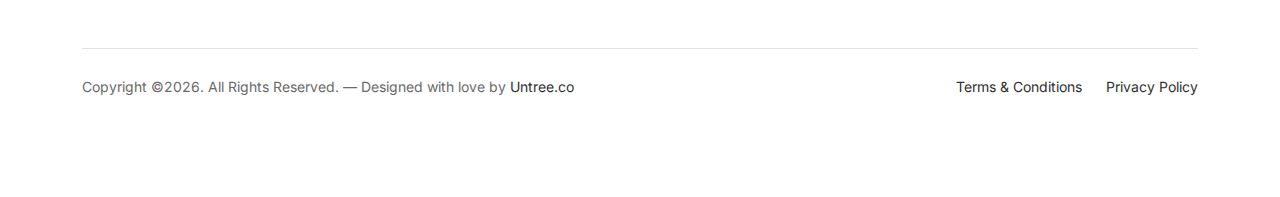
<file: blog.html>
<!-- /*
* Bootstrap 5
* Template Name: Furni
* Template Author: Untree.co
* Template URI: https://untree.co/
* License: https://creativecommons.org/licenses/by/3.0/
*/ -->
<!doctype html>
<html lang="en">
<head>
  <meta charset="utf-8">
  <meta name="viewport" content="width=device-width, initial-scale=1, shrink-to-fit=no">
  <meta name="author" content="Untree.co">
  <link rel="shortcut icon" href="favicon.png">

  <meta name="description" content="" />
  <meta name="keywords" content="bootstrap, bootstrap4" />

		<!-- Bootstrap CSS -->
		<link href="css/bootstrap.min.css" rel="stylesheet">
		<link href="https://cdnjs.cloudflare.com/ajax/libs/font-awesome/6.0.0-beta3/css/all.min.css" rel="stylesheet">
		<link href="css/tiny-slider.css" rel="stylesheet">
		<link href="css/style.css" rel="stylesheet">
		<title>Furni Free Bootstrap 5 Template for Furniture and Interior Design Websites by Untree.co </title>
	</head>

	<body>

		<!-- Start Header/Navigation -->
		<nav class="custom-navbar navbar navbar navbar-expand-md navbar-dark bg-dark" arial-label="Furni navigation bar">

			<div class="container">
				<a class="navbar-brand" href="index.html">Furni<span>.</span></a>

				<button class="navbar-toggler" type="button" data-bs-toggle="collapse" data-bs-target="#navbarsFurni" aria-controls="navbarsFurni" aria-expanded="false" aria-label="Toggle navigation">
					<span class="navbar-toggler-icon"></span>
				</button>

				<div class="collapse navbar-collapse" id="navbarsFurni">
					<ul class="custom-navbar-nav navbar-nav ms-auto mb-2 mb-md-0">
						<li class="nav-item">
							<a class="nav-link" href="index.html">Home</a>
						</li>
						<li><a class="nav-link" href="shop.html">Shop</a></li>
						<li><a class="nav-link" href="about.html">About us</a></li>
						<li><a class="nav-link" href="services.html">Services</a></li>
						<li class="active"><a class="nav-link" href="blog.html">Blog</a></li>
						<li><a class="nav-link" href="contact.html">Contact us</a></li>
					</ul>

					<ul class="custom-navbar-cta navbar-nav mb-2 mb-md-0 ms-5">
						<li><a class="nav-link" href="#"><img src="images/user.svg"></a></li>
						<li><a class="nav-link" href="cart.html"><img src="images/cart.svg"></a></li>
					</ul>
				</div>
			</div>
				
		</nav>
		<!-- End Header/Navigation -->

		<!-- Start Hero Section -->
			<div class="hero">
				<div class="container">
					<div class="row justify-content-between">
						<div class="col-lg-5">
							<div class="intro-excerpt">
								<h1>Blog</h1>
								<p class="mb-4">Donec vitae odio quis nisl dapibus malesuada. Nullam ac aliquet velit. Aliquam vulputate velit imperdiet dolor tempor tristique.</p>
								<p><a href="" class="btn btn-secondary me-2">Shop Now</a><a href="#" class="btn btn-white-outline">Explore</a></p>
							</div>
						</div>
						<div class="col-lg-7">
							<div class="hero-img-wrap">
								<img src="images/couch.png" class="img-fluid">
							</div>
						</div>
					</div>
				</div>
			</div>
		<!-- End Hero Section -->

		

		<!-- Start Blog Section -->
		<div class="blog-section">
			<div class="container">
				
				<div class="row">

					<div class="col-12 col-sm-6 col-md-4 mb-5">
						<div class="post-entry">
							<a href="#" class="post-thumbnail"><img src="images/post-1.jpg" alt="Image" class="img-fluid"></a>
							<div class="post-content-entry">
								<h3><a href="#">First Time Home Owner Ideas</a></h3>
								<div class="meta">
									<span>by <a href="#">Kristin Watson</a></span> <span>on <a href="#">Dec 19, 2021</a></span>
								</div>
							</div>
						</div>
					</div>

					<div class="col-12 col-sm-6 col-md-4 mb-5">
						<div class="post-entry">
							<a href="#" class="post-thumbnail"><img src="images/post-2.jpg" alt="Image" class="img-fluid"></a>
							<div class="post-content-entry">
								<h3><a href="#">How To Keep Your Furniture Clean</a></h3>
								<div class="meta">
									<span>by <a href="#">Robert Fox</a></span> <span>on <a href="#">Dec 15, 2021</a></span>
								</div>
							</div>
						</div>
					</div>

					<div class="col-12 col-sm-6 col-md-4 mb-5">
						<div class="post-entry">
							<a href="#" class="post-thumbnail"><img src="images/post-3.jpg" alt="Image" class="img-fluid"></a>
							<div class="post-content-entry">
								<h3><a href="#">Small Space Furniture Apartment Ideas</a></h3>
								<div class="meta">
									<span>by <a href="#">Kristin Watson</a></span> <span>on <a href="#">Dec 12, 2021</a></span>
								</div>
							</div>
						</div>
					</div>

					<div class="col-12 col-sm-6 col-md-4 mb-5">
						<div class="post-entry">
							<a href="#" class="post-thumbnail"><img src="images/post-1.jpg" alt="Image" class="img-fluid"></a>
							<div class="post-content-entry">
								<h3><a href="#">First Time Home Owner Ideas</a></h3>
								<div class="meta">
									<span>by <a href="#">Kristin Watson</a></span> <span>on <a href="#">Dec 19, 2021</a></span>
								</div>
							</div>
						</div>
					</div>

					<div class="col-12 col-sm-6 col-md-4 mb-5">
						<div class="post-entry">
							<a href="#" class="post-thumbnail"><img src="images/post-2.jpg" alt="Image" class="img-fluid"></a>
							<div class="post-content-entry">
								<h3><a href="#">How To Keep Your Furniture Clean</a></h3>
								<div class="meta">
									<span>by <a href="#">Robert Fox</a></span> <span>on <a href="#">Dec 15, 2021</a></span>
								</div>
							</div>
						</div>
					</div>

					<div class="col-12 col-sm-6 col-md-4 mb-5">
						<div class="post-entry">
							<a href="#" class="post-thumbnail"><img src="images/post-3.jpg" alt="Image" class="img-fluid"></a>
							<div class="post-content-entry">
								<h3><a href="#">Small Space Furniture Apartment Ideas</a></h3>
								<div class="meta">
									<span>by <a href="#">Kristin Watson</a></span> <span>on <a href="#">Dec 12, 2021</a></span>
								</div>
							</div>
						</div>
					</div>

					<div class="col-12 col-sm-6 col-md-4 mb-5">
						<div class="post-entry">
							<a href="#" class="post-thumbnail"><img src="images/post-1.jpg" alt="Image" class="img-fluid"></a>
							<div class="post-content-entry">
								<h3><a href="#">First Time Home Owner Ideas</a></h3>
								<div class="meta">
									<span>by <a href="#">Kristin Watson</a></span> <span>on <a href="#">Dec 19, 2021</a></span>
								</div>
							</div>
						</div>
					</div>

					<div class="col-12 col-sm-6 col-md-4 mb-5">
						<div class="post-entry">
							<a href="#" class="post-thumbnail"><img src="images/post-2.jpg" alt="Image" class="img-fluid"></a>
							<div class="post-content-entry">
								<h3><a href="#">How To Keep Your Furniture Clean</a></h3>
								<div class="meta">
									<span>by <a href="#">Robert Fox</a></span> <span>on <a href="#">Dec 15, 2021</a></span>
								</div>
							</div>
						</div>
					</div>

					<div class="col-12 col-sm-6 col-md-4 mb-5">
						<div class="post-entry">
							<a href="#" class="post-thumbnail"><img src="images/post-3.jpg" alt="Image" class="img-fluid"></a>
							<div class="post-content-entry">
								<h3><a href="#">Small Space Furniture Apartment Ideas</a></h3>
								<div class="meta">
									<span>by <a href="#">Kristin Watson</a></span> <span>on <a href="#">Dec 12, 2021</a></span>
								</div>
							</div>
						</div>
					</div>

				</div>
			</div>
		</div>
		<!-- End Blog Section -->	

		

		<!-- Start Testimonial Slider -->
		<div class="testimonial-section before-footer-section">
			<div class="container">
				<div class="row">
					<div class="col-lg-7 mx-auto text-center">
						<h2 class="section-title">Testimonials</h2>
					</div>
				</div>

				<div class="row justify-content-center">
					<div class="col-lg-12">
						<div class="testimonial-slider-wrap text-center">

							<div id="testimonial-nav">
								<span class="prev" data-controls="prev"><span class="fa fa-chevron-left"></span></span>
								<span class="next" data-controls="next"><span class="fa fa-chevron-right"></span></span>
							</div>

							<div class="testimonial-slider">
								
								<div class="item">
									<div class="row justify-content-center">
										<div class="col-lg-8 mx-auto">

											<div class="testimonial-block text-center">
												<blockquote class="mb-5">
													<p>&ldquo;Donec facilisis quam ut purus rutrum lobortis. Donec vitae odio quis nisl dapibus malesuada. Nullam ac aliquet velit. Aliquam vulputate velit imperdiet dolor tempor tristique. Pellentesque habitant morbi tristique senectus et netus et malesuada fames ac turpis egestas. Integer convallis volutpat dui quis scelerisque.&rdquo;</p>
												</blockquote>

												<div class="author-info">
													<div class="author-pic">
														<img src="images/person-1.png" alt="Maria Jones" class="img-fluid">
													</div>
													<h3 class="font-weight-bold">Maria Jones</h3>
													<span class="position d-block mb-3">CEO, Co-Founder, XYZ Inc.</span>
												</div>
											</div>

										</div>
									</div>
								</div> 
								<!-- END item -->

								<div class="item">
									<div class="row justify-content-center">
										<div class="col-lg-8 mx-auto">

											<div class="testimonial-block text-center">
												<blockquote class="mb-5">
													<p>&ldquo;Donec facilisis quam ut purus rutrum lobortis. Donec vitae odio quis nisl dapibus malesuada. Nullam ac aliquet velit. Aliquam vulputate velit imperdiet dolor tempor tristique. Pellentesque habitant morbi tristique senectus et netus et malesuada fames ac turpis egestas. Integer convallis volutpat dui quis scelerisque.&rdquo;</p>
												</blockquote>

												<div class="author-info">
													<div class="author-pic">
														<img src="images/person-1.png" alt="Maria Jones" class="img-fluid">
													</div>
													<h3 class="font-weight-bold">Maria Jones</h3>
													<span class="position d-block mb-3">CEO, Co-Founder, XYZ Inc.</span>
												</div>
											</div>

										</div>
									</div>
								</div> 
								<!-- END item -->

								<div class="item">
									<div class="row justify-content-center">
										<div class="col-lg-8 mx-auto">

											<div class="testimonial-block text-center">
												<blockquote class="mb-5">
													<p>&ldquo;Donec facilisis quam ut purus rutrum lobortis. Donec vitae odio quis nisl dapibus malesuada. Nullam ac aliquet velit. Aliquam vulputate velit imperdiet dolor tempor tristique. Pellentesque habitant morbi tristique senectus et netus et malesuada fames ac turpis egestas. Integer convallis volutpat dui quis scelerisque.&rdquo;</p>
												</blockquote>

												<div class="author-info">
													<div class="author-pic">
														<img src="images/person-1.png" alt="Maria Jones" class="img-fluid">
													</div>
													<h3 class="font-weight-bold">Maria Jones</h3>
													<span class="position d-block mb-3">CEO, Co-Founder, XYZ Inc.</span>
												</div>
											</div>

										</div>
									</div>
								</div> 
								<!-- END item -->

							</div>

						</div>
					</div>
				</div>
			</div>
		</div>
		<!-- End Testimonial Slider -->

		

		<!-- Start Footer Section -->
		<footer class="footer-section">
			<div class="container relative">

				<div class="sofa-img">
					<img src="images/sofa.png" alt="Image" class="img-fluid">
				</div>

				<div class="row">
					<div class="col-lg-8">
						<div class="subscription-form">
							<h3 class="d-flex align-items-center"><span class="me-1"><img src="images/envelope-outline.svg" alt="Image" class="img-fluid"></span><span>Subscribe to Newsletter</span></h3>

							<form action="#" class="row g-3">
								<div class="col-auto">
									<input type="text" class="form-control" placeholder="Enter your name">
								</div>
								<div class="col-auto">
									<input type="email" class="form-control" placeholder="Enter your email">
								</div>
								<div class="col-auto">
									<button class="btn btn-primary">
										<span class="fa fa-paper-plane"></span>
									</button>
								</div>
							</form>

						</div>
					</div>
				</div>

				<div class="row g-5 mb-5">
					<div class="col-lg-4">
						<div class="mb-4 footer-logo-wrap"><a href="#" class="footer-logo">Furni<span>.</span></a></div>
						<p class="mb-4">Donec facilisis quam ut purus rutrum lobortis. Donec vitae odio quis nisl dapibus malesuada. Nullam ac aliquet velit. Aliquam vulputate velit imperdiet dolor tempor tristique. Pellentesque habitant</p>

						<ul class="list-unstyled custom-social">
							<li><a href="#"><span class="fa fa-brands fa-facebook-f"></span></a></li>
							<li><a href="#"><span class="fa fa-brands fa-twitter"></span></a></li>
							<li><a href="#"><span class="fa fa-brands fa-instagram"></span></a></li>
							<li><a href="#"><span class="fa fa-brands fa-linkedin"></span></a></li>
						</ul>
					</div>

					<div class="col-lg-8">
						<div class="row links-wrap">
							<div class="col-6 col-sm-6 col-md-3">
								<ul class="list-unstyled">
									<li><a href="#">About us</a></li>
									<li><a href="#">Services</a></li>
									<li><a href="#">Blog</a></li>
									<li><a href="#">Contact us</a></li>
								</ul>
							</div>

							<div class="col-6 col-sm-6 col-md-3">
								<ul class="list-unstyled">
									<li><a href="#">Support</a></li>
									<li><a href="#">Knowledge base</a></li>
									<li><a href="#">Live chat</a></li>
								</ul>
							</div>

							<div class="col-6 col-sm-6 col-md-3">
								<ul class="list-unstyled">
									<li><a href="#">Jobs</a></li>
									<li><a href="#">Our team</a></li>
									<li><a href="#">Leadership</a></li>
									<li><a href="#">Privacy Policy</a></li>
								</ul>
							</div>

							<div class="col-6 col-sm-6 col-md-3">
								<ul class="list-unstyled">
									<li><a href="#">Nordic Chair</a></li>
									<li><a href="#">Kruzo Aero</a></li>
									<li><a href="#">Ergonomic Chair</a></li>
								</ul>
							</div>
						</div>
					</div>

				</div>

				<div class="border-top copyright">
					<div class="row pt-4">
						<div class="col-lg-6">
							<p class="mb-2 text-center text-lg-start">Copyright &copy;<script>document.write(new Date().getFullYear());</script>. All Rights Reserved. &mdash; Designed with love by <a href="https://untree.co">Untree.co</a> <!-- License information: https://untree.co/license/ -->
            </p>
						</div>

						<div class="col-lg-6 text-center text-lg-end">
							<ul class="list-unstyled d-inline-flex ms-auto">
								<li class="me-4"><a href="#">Terms &amp; Conditions</a></li>
								<li><a href="#">Privacy Policy</a></li>
							</ul>
						</div>

					</div>
				</div>

			</div>
		</footer>
		<!-- End Footer Section -->	


		<script src="js/bootstrap.bundle.min.js"></script>
		<script src="js/tiny-slider.js"></script>
		<script src="js/custom.js"></script>
	</body>

</html>
</file>
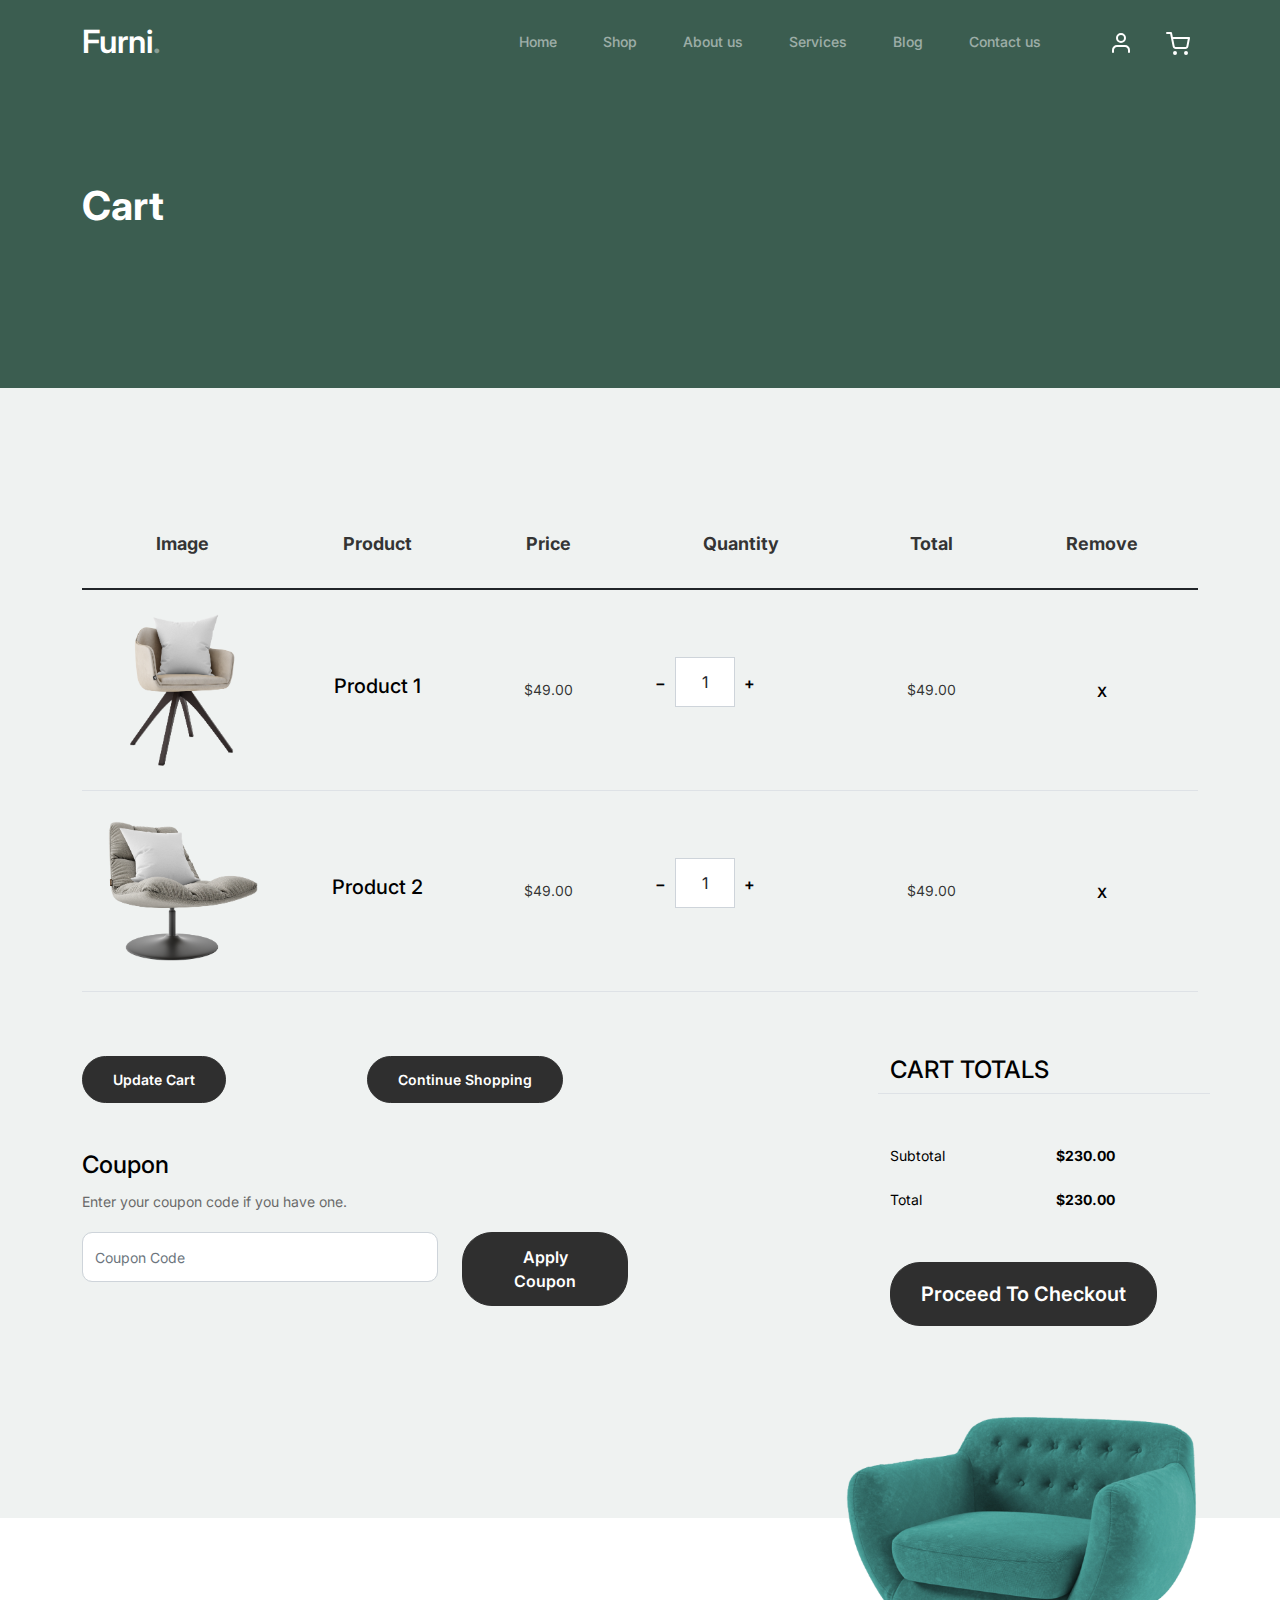
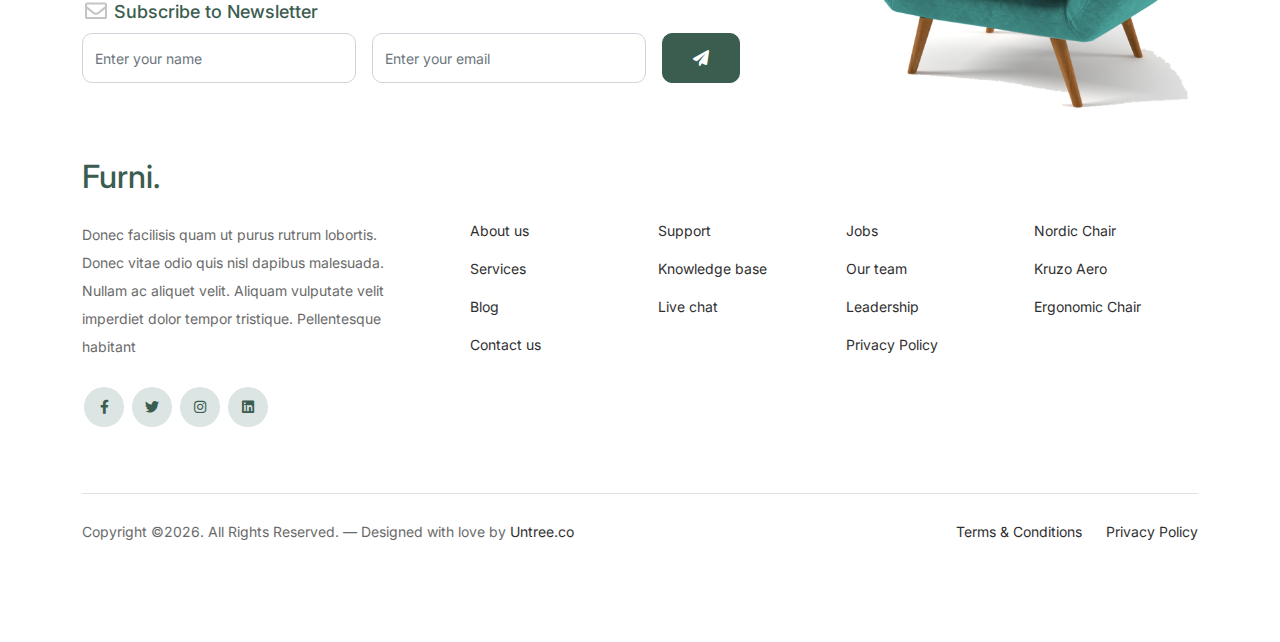
<file: cart.html>
<!-- /*
* Bootstrap 5
* Template Name: Furni
* Template Author: Untree.co
* Template URI: https://untree.co/
* License: https://creativecommons.org/licenses/by/3.0/
*/ -->
<!doctype html>
<html lang="en">
<head>
  <meta charset="utf-8">
  <meta name="viewport" content="width=device-width, initial-scale=1, shrink-to-fit=no">
  <meta name="author" content="Untree.co">
  <link rel="shortcut icon" href="favicon.png">

  <meta name="description" content="" />
  <meta name="keywords" content="bootstrap, bootstrap4" />

		<!-- Bootstrap CSS -->
		<link href="css/bootstrap.min.css" rel="stylesheet">
		<link href="https://cdnjs.cloudflare.com/ajax/libs/font-awesome/6.0.0-beta3/css/all.min.css" rel="stylesheet">
		<link href="css/tiny-slider.css" rel="stylesheet">
		<link href="css/style.css" rel="stylesheet">
		<title>Furni Free Bootstrap 5 Template for Furniture and Interior Design Websites by Untree.co </title>
	</head>

	<body>

		<!-- Start Header/Navigation -->
		<nav class="custom-navbar navbar navbar navbar-expand-md navbar-dark bg-dark" arial-label="Furni navigation bar">

			<div class="container">
				<a class="navbar-brand" href="index.html">Furni<span>.</span></a>

				<button class="navbar-toggler" type="button" data-bs-toggle="collapse" data-bs-target="#navbarsFurni" aria-controls="navbarsFurni" aria-expanded="false" aria-label="Toggle navigation">
					<span class="navbar-toggler-icon"></span>
				</button>

				<div class="collapse navbar-collapse" id="navbarsFurni">
					<ul class="custom-navbar-nav navbar-nav ms-auto mb-2 mb-md-0">
						<li class="nav-item ">
							<a class="nav-link" href="index.html">Home</a>
						</li>
						<li><a class="nav-link" href="shop.html">Shop</a></li>
						<li><a class="nav-link" href="about.html">About us</a></li>
						<li><a class="nav-link" href="services.html">Services</a></li>
						<li><a class="nav-link" href="blog.html">Blog</a></li>
						<li><a class="nav-link" href="contact.html">Contact us</a></li>
					</ul>

					<ul class="custom-navbar-cta navbar-nav mb-2 mb-md-0 ms-5">
						<li><a class="nav-link" href="#"><img src="images/user.svg"></a></li>
						<li><a class="nav-link" href="cart.html"><img src="images/cart.svg"></a></li>
					</ul>
				</div>
			</div>
				
		</nav>
		<!-- End Header/Navigation -->

		<!-- Start Hero Section -->
			<div class="hero">
				<div class="container">
					<div class="row justify-content-between">
						<div class="col-lg-5">
							<div class="intro-excerpt">
								<h1>Cart</h1>
							</div>
						</div>
						<div class="col-lg-7">
							
						</div>
					</div>
				</div>
			</div>
		<!-- End Hero Section -->

		

		<div class="untree_co-section before-footer-section">
            <div class="container">
              <div class="row mb-5">
                <form class="col-md-12" method="post">
                  <div class="site-blocks-table">
                    <table class="table">
                      <thead>
                        <tr>
                          <th class="product-thumbnail">Image</th>
                          <th class="product-name">Product</th>
                          <th class="product-price">Price</th>
                          <th class="product-quantity">Quantity</th>
                          <th class="product-total">Total</th>
                          <th class="product-remove">Remove</th>
                        </tr>
                      </thead>
                      <tbody>
                        <tr>
                          <td class="product-thumbnail">
                            <img src="images/product-1.png" alt="Image" class="img-fluid">
                          </td>
                          <td class="product-name">
                            <h2 class="h5 text-black">Product 1</h2>
                          </td>
                          <td>$49.00</td>
                          <td>
                            <div class="input-group mb-3 d-flex align-items-center quantity-container" style="max-width: 120px;">
                              <div class="input-group-prepend">
                                <button class="btn btn-outline-black decrease" type="button">&minus;</button>
                              </div>
                              <input type="text" class="form-control text-center quantity-amount" value="1" placeholder="" aria-label="Example text with button addon" aria-describedby="button-addon1">
                              <div class="input-group-append">
                                <button class="btn btn-outline-black increase" type="button">&plus;</button>
                              </div>
                            </div>
        
                          </td>
                          <td>$49.00</td>
                          <td><a href="#" class="btn btn-black btn-sm">X</a></td>
                        </tr>
        
                        <tr>
                          <td class="product-thumbnail">
                            <img src="images/product-2.png" alt="Image" class="img-fluid">
                          </td>
                          <td class="product-name">
                            <h2 class="h5 text-black">Product 2</h2>
                          </td>
                          <td>$49.00</td>
                          <td>
                            <div class="input-group mb-3 d-flex align-items-center quantity-container" style="max-width: 120px;">
                              <div class="input-group-prepend">
                                <button class="btn btn-outline-black decrease" type="button">&minus;</button>
                              </div>
                              <input type="text" class="form-control text-center quantity-amount" value="1" placeholder="" aria-label="Example text with button addon" aria-describedby="button-addon1">
                              <div class="input-group-append">
                                <button class="btn btn-outline-black increase" type="button">&plus;</button>
                              </div>
                            </div>
        
                          </td>
                          <td>$49.00</td>
                          <td><a href="#" class="btn btn-black btn-sm">X</a></td>
                        </tr>
                      </tbody>
                    </table>
                  </div>
                </form>
              </div>
        
              <div class="row">
                <div class="col-md-6">
                  <div class="row mb-5">
                    <div class="col-md-6 mb-3 mb-md-0">
                      <button class="btn btn-black btn-sm btn-block">Update Cart</button>
                    </div>
                    <div class="col-md-6">
                      <button class="btn btn-outline-black btn-sm btn-block">Continue Shopping</button>
                    </div>
                  </div>
                  <div class="row">
                    <div class="col-md-12">
                      <label class="text-black h4" for="coupon">Coupon</label>
                      <p>Enter your coupon code if you have one.</p>
                    </div>
                    <div class="col-md-8 mb-3 mb-md-0">
                      <input type="text" class="form-control py-3" id="coupon" placeholder="Coupon Code">
                    </div>
                    <div class="col-md-4">
                      <button class="btn btn-black">Apply Coupon</button>
                    </div>
                  </div>
                </div>
                <div class="col-md-6 pl-5">
                  <div class="row justify-content-end">
                    <div class="col-md-7">
                      <div class="row">
                        <div class="col-md-12 text-right border-bottom mb-5">
                          <h3 class="text-black h4 text-uppercase">Cart Totals</h3>
                        </div>
                      </div>
                      <div class="row mb-3">
                        <div class="col-md-6">
                          <span class="text-black">Subtotal</span>
                        </div>
                        <div class="col-md-6 text-right">
                          <strong class="text-black">$230.00</strong>
                        </div>
                      </div>
                      <div class="row mb-5">
                        <div class="col-md-6">
                          <span class="text-black">Total</span>
                        </div>
                        <div class="col-md-6 text-right">
                          <strong class="text-black">$230.00</strong>
                        </div>
                      </div>
        
                      <div class="row">
                        <div class="col-md-12">
                          <button class="btn btn-black btn-lg py-3 btn-block" onclick="window.location='checkout.html'">Proceed To Checkout</button>
                        </div>
                      </div>
                    </div>
                  </div>
                </div>
              </div>
            </div>
          </div>
		

		<!-- Start Footer Section -->
		<footer class="footer-section">
			<div class="container relative">

				<div class="sofa-img">
					<img src="images/sofa.png" alt="Image" class="img-fluid">
				</div>

				<div class="row">
					<div class="col-lg-8">
						<div class="subscription-form">
							<h3 class="d-flex align-items-center"><span class="me-1"><img src="images/envelope-outline.svg" alt="Image" class="img-fluid"></span><span>Subscribe to Newsletter</span></h3>

							<form action="#" class="row g-3">
								<div class="col-auto">
									<input type="text" class="form-control" placeholder="Enter your name">
								</div>
								<div class="col-auto">
									<input type="email" class="form-control" placeholder="Enter your email">
								</div>
								<div class="col-auto">
									<button class="btn btn-primary">
										<span class="fa fa-paper-plane"></span>
									</button>
								</div>
							</form>

						</div>
					</div>
				</div>

				<div class="row g-5 mb-5">
					<div class="col-lg-4">
						<div class="mb-4 footer-logo-wrap"><a href="#" class="footer-logo">Furni<span>.</span></a></div>
						<p class="mb-4">Donec facilisis quam ut purus rutrum lobortis. Donec vitae odio quis nisl dapibus malesuada. Nullam ac aliquet velit. Aliquam vulputate velit imperdiet dolor tempor tristique. Pellentesque habitant</p>

						<ul class="list-unstyled custom-social">
							<li><a href="#"><span class="fa fa-brands fa-facebook-f"></span></a></li>
							<li><a href="#"><span class="fa fa-brands fa-twitter"></span></a></li>
							<li><a href="#"><span class="fa fa-brands fa-instagram"></span></a></li>
							<li><a href="#"><span class="fa fa-brands fa-linkedin"></span></a></li>
						</ul>
					</div>

					<div class="col-lg-8">
						<div class="row links-wrap">
							<div class="col-6 col-sm-6 col-md-3">
								<ul class="list-unstyled">
									<li><a href="#">About us</a></li>
									<li><a href="#">Services</a></li>
									<li><a href="#">Blog</a></li>
									<li><a href="#">Contact us</a></li>
								</ul>
							</div>

							<div class="col-6 col-sm-6 col-md-3">
								<ul class="list-unstyled">
									<li><a href="#">Support</a></li>
									<li><a href="#">Knowledge base</a></li>
									<li><a href="#">Live chat</a></li>
								</ul>
							</div>

							<div class="col-6 col-sm-6 col-md-3">
								<ul class="list-unstyled">
									<li><a href="#">Jobs</a></li>
									<li><a href="#">Our team</a></li>
									<li><a href="#">Leadership</a></li>
									<li><a href="#">Privacy Policy</a></li>
								</ul>
							</div>

							<div class="col-6 col-sm-6 col-md-3">
								<ul class="list-unstyled">
									<li><a href="#">Nordic Chair</a></li>
									<li><a href="#">Kruzo Aero</a></li>
									<li><a href="#">Ergonomic Chair</a></li>
								</ul>
							</div>
						</div>
					</div>

				</div>

				<div class="border-top copyright">
					<div class="row pt-4">
						<div class="col-lg-6">
							<p class="mb-2 text-center text-lg-start">Copyright &copy;<script>document.write(new Date().getFullYear());</script>. All Rights Reserved. &mdash; Designed with love by <a href="https://untree.co">Untree.co</a> <!-- License information: https://untree.co/license/ -->
            </p>
						</div>

						<div class="col-lg-6 text-center text-lg-end">
							<ul class="list-unstyled d-inline-flex ms-auto">
								<li class="me-4"><a href="#">Terms &amp; Conditions</a></li>
								<li><a href="#">Privacy Policy</a></li>
							</ul>
						</div>

					</div>
				</div>

			</div>
		</footer>
		<!-- End Footer Section -->	


		<script src="js/bootstrap.bundle.min.js"></script>
		<script src="js/tiny-slider.js"></script>
		<script src="js/custom.js"></script>
	</body>

</html>
</file>
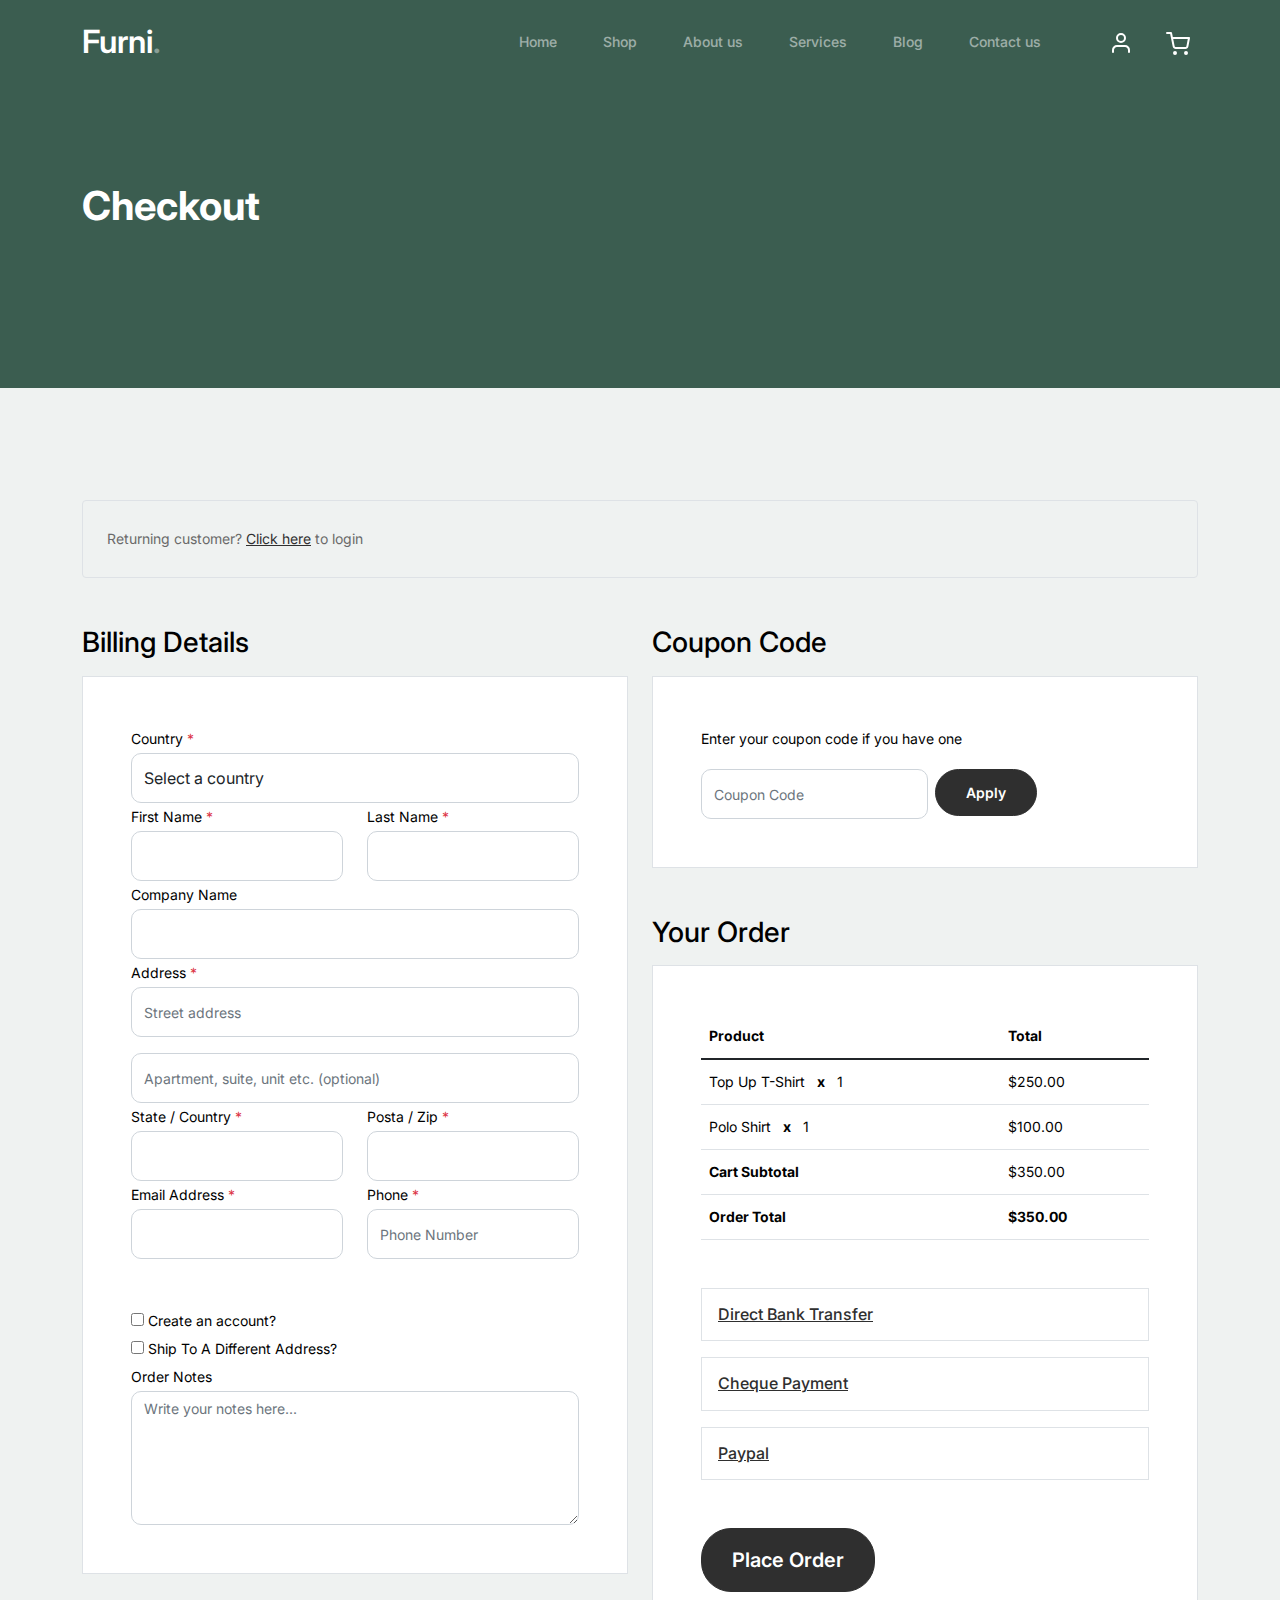
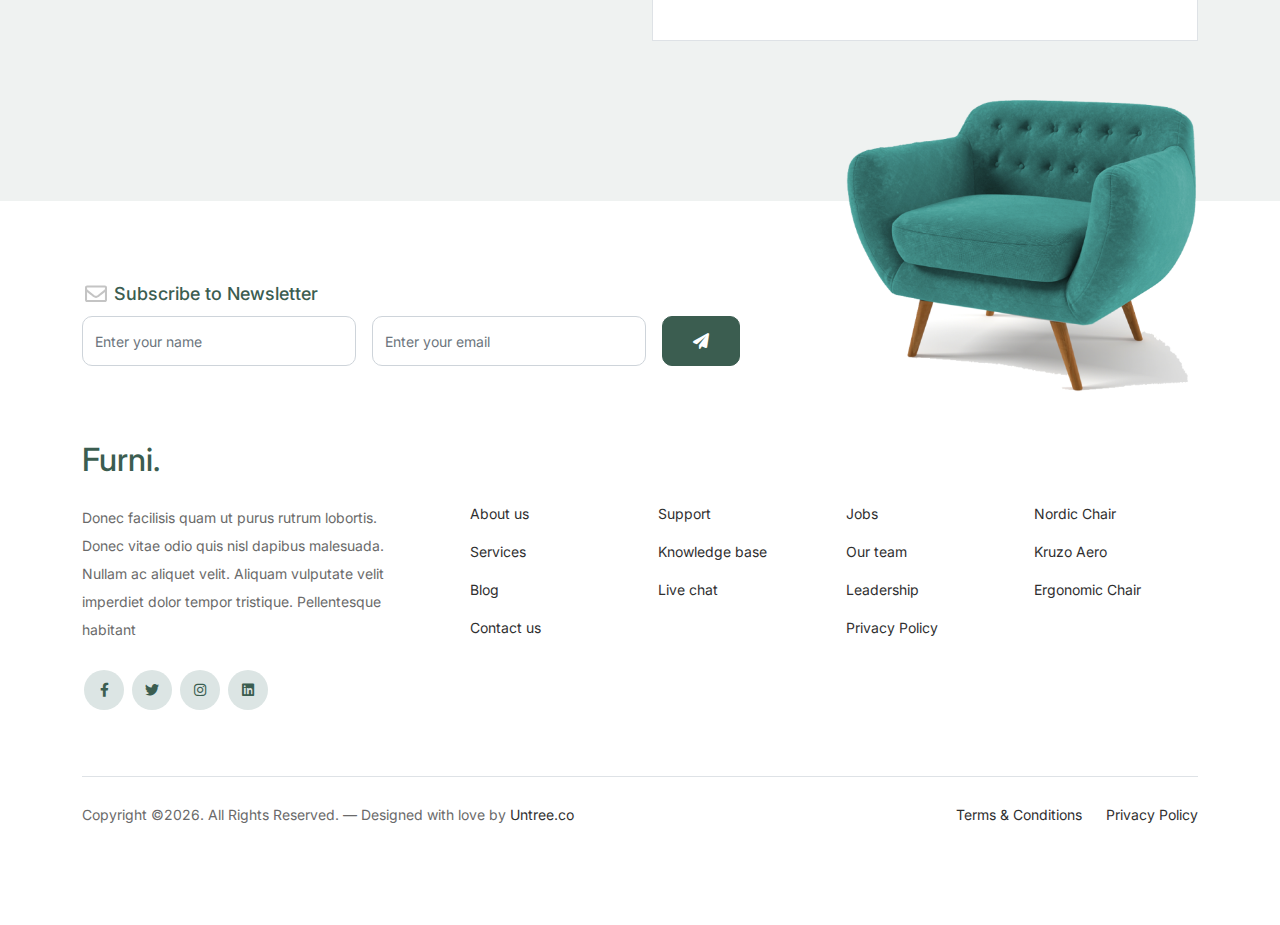
<file: checkout.html>
<!-- /*
* Bootstrap 5
* Template Name: Furni
* Template Author: Untree.co
* Template URI: https://untree.co/
* License: https://creativecommons.org/licenses/by/3.0/
*/ -->
<!doctype html>
<html lang="en">
<head>
  <meta charset="utf-8">
  <meta name="viewport" content="width=device-width, initial-scale=1, shrink-to-fit=no">
  <meta name="author" content="Untree.co">
  <link rel="shortcut icon" href="favicon.png">

  <meta name="description" content="" />
  <meta name="keywords" content="bootstrap, bootstrap4" />

		<!-- Bootstrap CSS -->
		<link href="css/bootstrap.min.css" rel="stylesheet">
		<link href="https://cdnjs.cloudflare.com/ajax/libs/font-awesome/6.0.0-beta3/css/all.min.css" rel="stylesheet">
		<link href="css/tiny-slider.css" rel="stylesheet">
		<link href="css/style.css" rel="stylesheet">
		<title>Furni Free Bootstrap 5 Template for Furniture and Interior Design Websites by Untree.co </title>
	</head>

	<body>

		<!-- Start Header/Navigation -->
		<nav class="custom-navbar navbar navbar navbar-expand-md navbar-dark bg-dark" arial-label="Furni navigation bar">

			<div class="container">
				<a class="navbar-brand" href="index.html">Furni<span>.</span></a>

				<button class="navbar-toggler" type="button" data-bs-toggle="collapse" data-bs-target="#navbarsFurni" aria-controls="navbarsFurni" aria-expanded="false" aria-label="Toggle navigation">
					<span class="navbar-toggler-icon"></span>
				</button>

				<div class="collapse navbar-collapse" id="navbarsFurni">
					<ul class="custom-navbar-nav navbar-nav ms-auto mb-2 mb-md-0">
						<li class="nav-item ">
							<a class="nav-link" href="index.html">Home</a>
						</li>
						<li><a class="nav-link" href="shop.html">Shop</a></li>
						<li><a class="nav-link" href="about.html">About us</a></li>
						<li><a class="nav-link" href="services.html">Services</a></li>
						<li><a class="nav-link" href="blog.html">Blog</a></li>
						<li><a class="nav-link" href="contact.html">Contact us</a></li>
					</ul>

					<ul class="custom-navbar-cta navbar-nav mb-2 mb-md-0 ms-5">
						<li><a class="nav-link" href="#"><img src="images/user.svg"></a></li>
						<li><a class="nav-link" href="cart.html"><img src="images/cart.svg"></a></li>
					</ul>
				</div>
			</div>
				
		</nav>
		<!-- End Header/Navigation -->

		<!-- Start Hero Section -->
			<div class="hero">
				<div class="container">
					<div class="row justify-content-between">
						<div class="col-lg-5">
							<div class="intro-excerpt">
								<h1>Checkout</h1>
							</div>
						</div>
						<div class="col-lg-7">
							
						</div>
					</div>
				</div>
			</div>
		<!-- End Hero Section -->

		<div class="untree_co-section">
		    <div class="container">
		      <div class="row mb-5">
		        <div class="col-md-12">
		          <div class="border p-4 rounded" role="alert">
		            Returning customer? <a href="#">Click here</a> to login
		          </div>
		        </div>
		      </div>
		      <div class="row">
		        <div class="col-md-6 mb-5 mb-md-0">
		          <h2 class="h3 mb-3 text-black">Billing Details</h2>
		          <div class="p-3 p-lg-5 border bg-white">
		            <div class="form-group">
		              <label for="c_country" class="text-black">Country <span class="text-danger">*</span></label>
		              <select id="c_country" class="form-control">
		                <option value="1">Select a country</option>    
		                <option value="2">bangladesh</option>    
		                <option value="3">Algeria</option>    
		                <option value="4">Afghanistan</option>    
		                <option value="5">Ghana</option>    
		                <option value="6">Albania</option>    
		                <option value="7">Bahrain</option>    
		                <option value="8">Colombia</option>    
		                <option value="9">Dominican Republic</option>    
		              </select>
		            </div>
		            <div class="form-group row">
		              <div class="col-md-6">
		                <label for="c_fname" class="text-black">First Name <span class="text-danger">*</span></label>
		                <input type="text" class="form-control" id="c_fname" name="c_fname">
		              </div>
		              <div class="col-md-6">
		                <label for="c_lname" class="text-black">Last Name <span class="text-danger">*</span></label>
		                <input type="text" class="form-control" id="c_lname" name="c_lname">
		              </div>
		            </div>

		            <div class="form-group row">
		              <div class="col-md-12">
		                <label for="c_companyname" class="text-black">Company Name </label>
		                <input type="text" class="form-control" id="c_companyname" name="c_companyname">
		              </div>
		            </div>

		            <div class="form-group row">
		              <div class="col-md-12">
		                <label for="c_address" class="text-black">Address <span class="text-danger">*</span></label>
		                <input type="text" class="form-control" id="c_address" name="c_address" placeholder="Street address">
		              </div>
		            </div>

		            <div class="form-group mt-3">
		              <input type="text" class="form-control" placeholder="Apartment, suite, unit etc. (optional)">
		            </div>

		            <div class="form-group row">
		              <div class="col-md-6">
		                <label for="c_state_country" class="text-black">State / Country <span class="text-danger">*</span></label>
		                <input type="text" class="form-control" id="c_state_country" name="c_state_country">
		              </div>
		              <div class="col-md-6">
		                <label for="c_postal_zip" class="text-black">Posta / Zip <span class="text-danger">*</span></label>
		                <input type="text" class="form-control" id="c_postal_zip" name="c_postal_zip">
		              </div>
		            </div>

		            <div class="form-group row mb-5">
		              <div class="col-md-6">
		                <label for="c_email_address" class="text-black">Email Address <span class="text-danger">*</span></label>
		                <input type="text" class="form-control" id="c_email_address" name="c_email_address">
		              </div>
		              <div class="col-md-6">
		                <label for="c_phone" class="text-black">Phone <span class="text-danger">*</span></label>
		                <input type="text" class="form-control" id="c_phone" name="c_phone" placeholder="Phone Number">
		              </div>
		            </div>

		            <div class="form-group">
		              <label for="c_create_account" class="text-black" data-bs-toggle="collapse" href="#create_an_account" role="button" aria-expanded="false" aria-controls="create_an_account"><input type="checkbox" value="1" id="c_create_account"> Create an account?</label>
		              <div class="collapse" id="create_an_account">
		                <div class="py-2 mb-4">
		                  <p class="mb-3">Create an account by entering the information below. If you are a returning customer please login at the top of the page.</p>
		                  <div class="form-group">
		                    <label for="c_account_password" class="text-black">Account Password</label>
		                    <input type="email" class="form-control" id="c_account_password" name="c_account_password" placeholder="">
		                  </div>
		                </div>
		              </div>
		            </div>


		            <div class="form-group">
		              <label for="c_ship_different_address" class="text-black" data-bs-toggle="collapse" href="#ship_different_address" role="button" aria-expanded="false" aria-controls="ship_different_address"><input type="checkbox" value="1" id="c_ship_different_address"> Ship To A Different Address?</label>
		              <div class="collapse" id="ship_different_address">
		                <div class="py-2">

		                  <div class="form-group">
		                    <label for="c_diff_country" class="text-black">Country <span class="text-danger">*</span></label>
		                    <select id="c_diff_country" class="form-control">
		                      <option value="1">Select a country</option>    
		                      <option value="2">bangladesh</option>    
		                      <option value="3">Algeria</option>    
		                      <option value="4">Afghanistan</option>    
		                      <option value="5">Ghana</option>    
		                      <option value="6">Albania</option>    
		                      <option value="7">Bahrain</option>    
		                      <option value="8">Colombia</option>    
		                      <option value="9">Dominican Republic</option>    
		                    </select>
		                  </div>


		                  <div class="form-group row">
		                    <div class="col-md-6">
		                      <label for="c_diff_fname" class="text-black">First Name <span class="text-danger">*</span></label>
		                      <input type="text" class="form-control" id="c_diff_fname" name="c_diff_fname">
		                    </div>
		                    <div class="col-md-6">
		                      <label for="c_diff_lname" class="text-black">Last Name <span class="text-danger">*</span></label>
		                      <input type="text" class="form-control" id="c_diff_lname" name="c_diff_lname">
		                    </div>
		                  </div>

		                  <div class="form-group row">
		                    <div class="col-md-12">
		                      <label for="c_diff_companyname" class="text-black">Company Name </label>
		                      <input type="text" class="form-control" id="c_diff_companyname" name="c_diff_companyname">
		                    </div>
		                  </div>

		                  <div class="form-group row  mb-3">
		                    <div class="col-md-12">
		                      <label for="c_diff_address" class="text-black">Address <span class="text-danger">*</span></label>
		                      <input type="text" class="form-control" id="c_diff_address" name="c_diff_address" placeholder="Street address">
		                    </div>
		                  </div>

		                  <div class="form-group">
		                    <input type="text" class="form-control" placeholder="Apartment, suite, unit etc. (optional)">
		                  </div>

		                  <div class="form-group row">
		                    <div class="col-md-6">
		                      <label for="c_diff_state_country" class="text-black">State / Country <span class="text-danger">*</span></label>
		                      <input type="text" class="form-control" id="c_diff_state_country" name="c_diff_state_country">
		                    </div>
		                    <div class="col-md-6">
		                      <label for="c_diff_postal_zip" class="text-black">Posta / Zip <span class="text-danger">*</span></label>
		                      <input type="text" class="form-control" id="c_diff_postal_zip" name="c_diff_postal_zip">
		                    </div>
		                  </div>

		                  <div class="form-group row mb-5">
		                    <div class="col-md-6">
		                      <label for="c_diff_email_address" class="text-black">Email Address <span class="text-danger">*</span></label>
		                      <input type="text" class="form-control" id="c_diff_email_address" name="c_diff_email_address">
		                    </div>
		                    <div class="col-md-6">
		                      <label for="c_diff_phone" class="text-black">Phone <span class="text-danger">*</span></label>
		                      <input type="text" class="form-control" id="c_diff_phone" name="c_diff_phone" placeholder="Phone Number">
		                    </div>
		                  </div>

		                </div>

		              </div>
		            </div>

		            <div class="form-group">
		              <label for="c_order_notes" class="text-black">Order Notes</label>
		              <textarea name="c_order_notes" id="c_order_notes" cols="30" rows="5" class="form-control" placeholder="Write your notes here..."></textarea>
		            </div>

		          </div>
		        </div>
		        <div class="col-md-6">

		          <div class="row mb-5">
		            <div class="col-md-12">
		              <h2 class="h3 mb-3 text-black">Coupon Code</h2>
		              <div class="p-3 p-lg-5 border bg-white">

		                <label for="c_code" class="text-black mb-3">Enter your coupon code if you have one</label>
		                <div class="input-group w-75 couponcode-wrap">
		                  <input type="text" class="form-control me-2" id="c_code" placeholder="Coupon Code" aria-label="Coupon Code" aria-describedby="button-addon2">
		                  <div class="input-group-append">
		                    <button class="btn btn-black btn-sm" type="button" id="button-addon2">Apply</button>
		                  </div>
		                </div>

		              </div>
		            </div>
		          </div>

		          <div class="row mb-5">
		            <div class="col-md-12">
		              <h2 class="h3 mb-3 text-black">Your Order</h2>
		              <div class="p-3 p-lg-5 border bg-white">
		                <table class="table site-block-order-table mb-5">
		                  <thead>
		                    <th>Product</th>
		                    <th>Total</th>
		                  </thead>
		                  <tbody>
		                    <tr>
		                      <td>Top Up T-Shirt <strong class="mx-2">x</strong> 1</td>
		                      <td>$250.00</td>
		                    </tr>
		                    <tr>
		                      <td>Polo Shirt <strong class="mx-2">x</strong>   1</td>
		                      <td>$100.00</td>
		                    </tr>
		                    <tr>
		                      <td class="text-black font-weight-bold"><strong>Cart Subtotal</strong></td>
		                      <td class="text-black">$350.00</td>
		                    </tr>
		                    <tr>
		                      <td class="text-black font-weight-bold"><strong>Order Total</strong></td>
		                      <td class="text-black font-weight-bold"><strong>$350.00</strong></td>
		                    </tr>
		                  </tbody>
		                </table>

		                <div class="border p-3 mb-3">
		                  <h3 class="h6 mb-0"><a class="d-block" data-bs-toggle="collapse" href="#collapsebank" role="button" aria-expanded="false" aria-controls="collapsebank">Direct Bank Transfer</a></h3>

		                  <div class="collapse" id="collapsebank">
		                    <div class="py-2">
		                      <p class="mb-0">Make your payment directly into our bank account. Please use your Order ID as the payment reference. Your order won’t be shipped until the funds have cleared in our account.</p>
		                    </div>
		                  </div>
		                </div>

		                <div class="border p-3 mb-3">
		                  <h3 class="h6 mb-0"><a class="d-block" data-bs-toggle="collapse" href="#collapsecheque" role="button" aria-expanded="false" aria-controls="collapsecheque">Cheque Payment</a></h3>

		                  <div class="collapse" id="collapsecheque">
		                    <div class="py-2">
		                      <p class="mb-0">Make your payment directly into our bank account. Please use your Order ID as the payment reference. Your order won’t be shipped until the funds have cleared in our account.</p>
		                    </div>
		                  </div>
		                </div>

		                <div class="border p-3 mb-5">
		                  <h3 class="h6 mb-0"><a class="d-block" data-bs-toggle="collapse" href="#collapsepaypal" role="button" aria-expanded="false" aria-controls="collapsepaypal">Paypal</a></h3>

		                  <div class="collapse" id="collapsepaypal">
		                    <div class="py-2">
		                      <p class="mb-0">Make your payment directly into our bank account. Please use your Order ID as the payment reference. Your order won’t be shipped until the funds have cleared in our account.</p>
		                    </div>
		                  </div>
		                </div>

		                <div class="form-group">
		                  <button class="btn btn-black btn-lg py-3 btn-block" onclick="window.location='thankyou.html'">Place Order</button>
		                </div>

		              </div>
		            </div>
		          </div>

		        </div>
		      </div>
		      <!-- </form> -->
		    </div>
		  </div>

		<!-- Start Footer Section -->
		<footer class="footer-section">
			<div class="container relative">

				<div class="sofa-img">
					<img src="images/sofa.png" alt="Image" class="img-fluid">
				</div>

				<div class="row">
					<div class="col-lg-8">
						<div class="subscription-form">
							<h3 class="d-flex align-items-center"><span class="me-1"><img src="images/envelope-outline.svg" alt="Image" class="img-fluid"></span><span>Subscribe to Newsletter</span></h3>

							<form action="#" class="row g-3">
								<div class="col-auto">
									<input type="text" class="form-control" placeholder="Enter your name">
								</div>
								<div class="col-auto">
									<input type="email" class="form-control" placeholder="Enter your email">
								</div>
								<div class="col-auto">
									<button class="btn btn-primary">
										<span class="fa fa-paper-plane"></span>
									</button>
								</div>
							</form>

						</div>
					</div>
				</div>

				<div class="row g-5 mb-5">
					<div class="col-lg-4">
						<div class="mb-4 footer-logo-wrap"><a href="#" class="footer-logo">Furni<span>.</span></a></div>
						<p class="mb-4">Donec facilisis quam ut purus rutrum lobortis. Donec vitae odio quis nisl dapibus malesuada. Nullam ac aliquet velit. Aliquam vulputate velit imperdiet dolor tempor tristique. Pellentesque habitant</p>

						<ul class="list-unstyled custom-social">
							<li><a href="#"><span class="fa fa-brands fa-facebook-f"></span></a></li>
							<li><a href="#"><span class="fa fa-brands fa-twitter"></span></a></li>
							<li><a href="#"><span class="fa fa-brands fa-instagram"></span></a></li>
							<li><a href="#"><span class="fa fa-brands fa-linkedin"></span></a></li>
						</ul>
					</div>

					<div class="col-lg-8">
						<div class="row links-wrap">
							<div class="col-6 col-sm-6 col-md-3">
								<ul class="list-unstyled">
									<li><a href="#">About us</a></li>
									<li><a href="#">Services</a></li>
									<li><a href="#">Blog</a></li>
									<li><a href="#">Contact us</a></li>
								</ul>
							</div>

							<div class="col-6 col-sm-6 col-md-3">
								<ul class="list-unstyled">
									<li><a href="#">Support</a></li>
									<li><a href="#">Knowledge base</a></li>
									<li><a href="#">Live chat</a></li>
								</ul>
							</div>

							<div class="col-6 col-sm-6 col-md-3">
								<ul class="list-unstyled">
									<li><a href="#">Jobs</a></li>
									<li><a href="#">Our team</a></li>
									<li><a href="#">Leadership</a></li>
									<li><a href="#">Privacy Policy</a></li>
								</ul>
							</div>

							<div class="col-6 col-sm-6 col-md-3">
								<ul class="list-unstyled">
									<li><a href="#">Nordic Chair</a></li>
									<li><a href="#">Kruzo Aero</a></li>
									<li><a href="#">Ergonomic Chair</a></li>
								</ul>
							</div>
						</div>
					</div>

				</div>

				<div class="border-top copyright">
					<div class="row pt-4">
						<div class="col-lg-6">
							<p class="mb-2 text-center text-lg-start">Copyright &copy;<script>document.write(new Date().getFullYear());</script>. All Rights Reserved. &mdash; Designed with love by <a href="https://untree.co">Untree.co</a> <!-- License information: https://untree.co/license/ -->
            </p>
						</div>

						<div class="col-lg-6 text-center text-lg-end">
							<ul class="list-unstyled d-inline-flex ms-auto">
								<li class="me-4"><a href="#">Terms &amp; Conditions</a></li>
								<li><a href="#">Privacy Policy</a></li>
							</ul>
						</div>

					</div>
				</div>

			</div>
		</footer>
		<!-- End Footer Section -->	


		<script src="js/bootstrap.bundle.min.js"></script>
		<script src="js/tiny-slider.js"></script>
		<script src="js/custom.js"></script>
	</body>

</html>
</file>
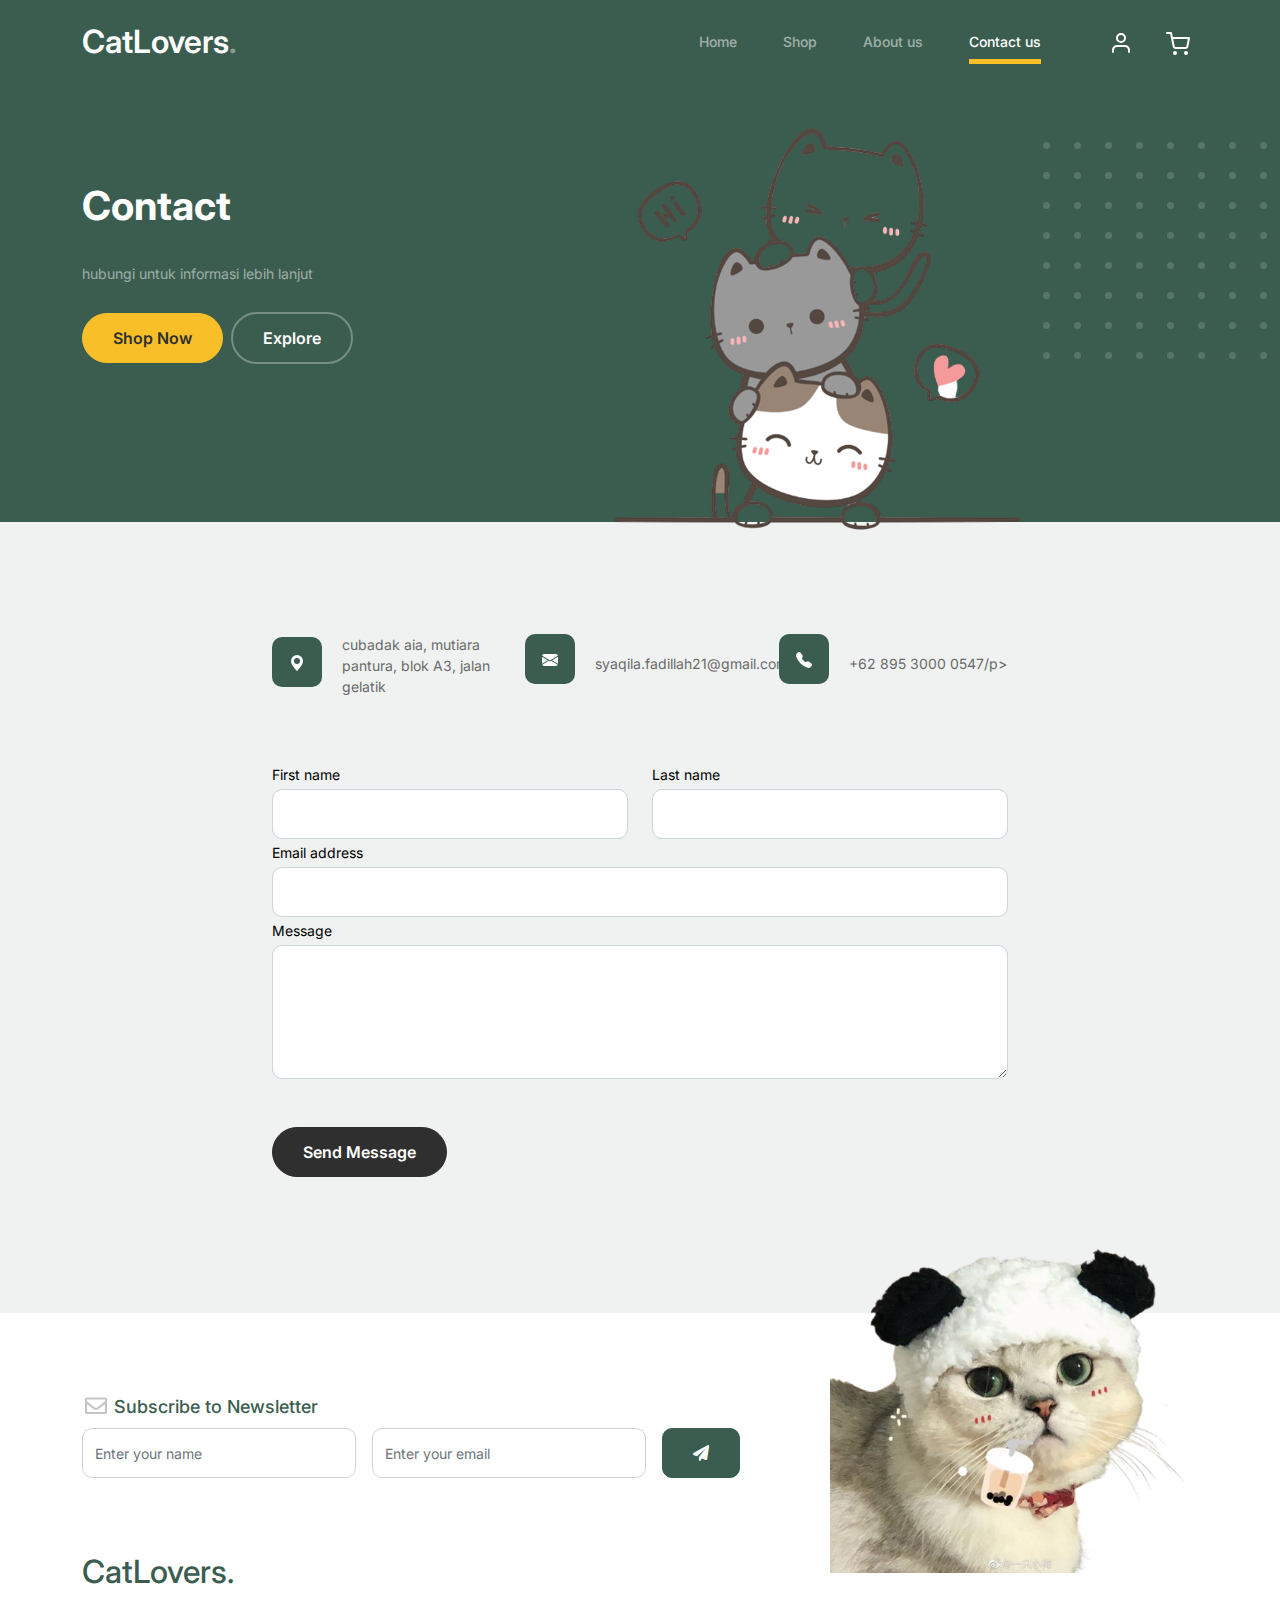
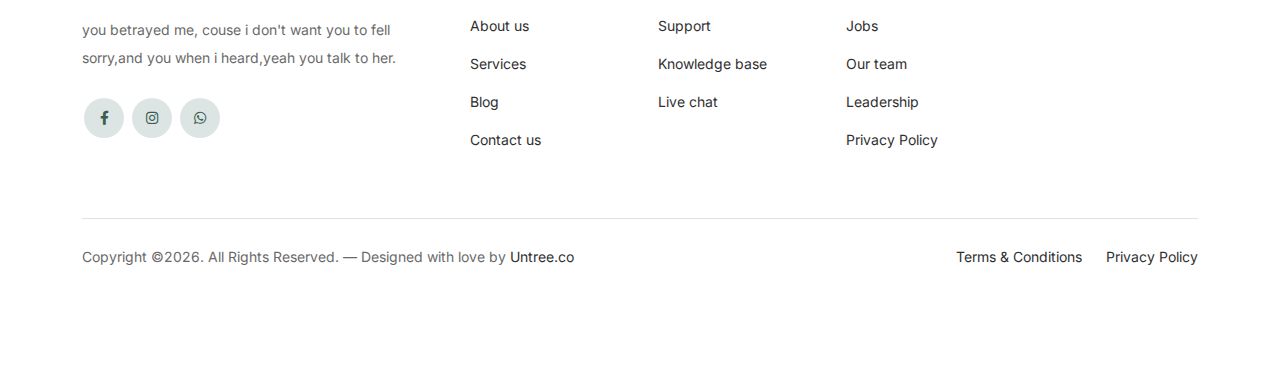
<file: contact.html>
<!-- /*
* Bootstrap 5
* Template Name: Furni
* Template Author: Untree.co
* Template URI: https://untree.co/
* License: https://creativecommons.org/licenses/by/3.0/
*/ -->
<!doctype html>
<html lang="en">
<head>
  <meta charset="utf-8">
  <meta name="viewport" content="width=device-width, initial-scale=1, shrink-to-fit=no">
  <meta name="author" content="Untree.co">
  <link rel="shortcut icon" href="favicon.png">

  <meta name="description" content="" />
  <meta name="keywords" content="bootstrap, bootstrap4" />

		<!-- Bootstrap CSS -->
		<link href="css/bootstrap.min.css" rel="stylesheet">
		<link href="https://cdnjs.cloudflare.com/ajax/libs/font-awesome/6.0.0-beta3/css/all.min.css" rel="stylesheet">
		<link href="css/tiny-slider.css" rel="stylesheet">
		<link href="css/style.css" rel="stylesheet">
		<title>Furni Free Bootstrap 5 Template for Furniture and Interior Design Websites by Untree.co </title>
	</head>

	<body>

		<!-- Start Header/Navigation -->
		<nav class="custom-navbar navbar navbar navbar-expand-md navbar-dark bg-dark" arial-label="Furni navigation bar">

			<div class="container">
				<a class="navbar-brand" href="index.html">CatLovers<span>.</span></a>

				<button class="navbar-toggler" type="button" data-bs-toggle="collapse" data-bs-target="#navbarsFurni" aria-controls="navbarsFurni" aria-expanded="false" aria-label="Toggle navigation">
					<span class="navbar-toggler-icon"></span>
				</button>

				<div class="collapse navbar-collapse" id="navbarsFurni">
					<ul class="custom-navbar-nav navbar-nav ms-auto mb-2 mb-md-0">
						<li class="nav-item">
							<a class="nav-link" href="index.html">Home</a>
						</li>
						<li><a class="nav-link" href="shop.html">Shop</a></li>
						<li><a class="nav-link" href="about.html">About us</a></li>
						<li class="active"><a class="nav-link" href="contact.html">Contact us</a></li>
					</ul>

					<ul class="custom-navbar-cta navbar-nav mb-2 mb-md-0 ms-5">
						<li><a class="nav-link" href="#"><img src="images/user.svg"></a></li>
						<li><a class="nav-link" href="cart.html"><img src="images/cart.svg"></a></li>
					</ul>
				</div>
			</div>
				
		</nav>
		<!-- End Header/Navigation -->

		<!-- Start Hero Section -->
			<div class="hero">
				<div class="container">
					<div class="row justify-content-between">
						<div class="col-lg-5">
							<div class="intro-excerpt">
								<h1>Contact</h1>
								<p class="mb-4">hubungi untuk informasi lebih lanjut</p>
								<p><a href="" class="btn btn-secondary me-2">Shop Now</a><a href="#" class="btn btn-white-outline">Explore</a></p>
							</div>
						</div>
						<div class="col-lg-7">
							<div class="hero-img-wrap">
								<img src="images/cutee.png" class="img-fluid">
							</div>
						</div>
					</div>
				</div>
			</div>
		<!-- End Hero Section -->

		
		<!-- Start Contact Form -->
		<div class="untree_co-section">
      <div class="container">

        <div class="block">
          <div class="row justify-content-center">


            <div class="col-md-8 col-lg-8 pb-4">


              <div class="row mb-5">
                <div class="col-lg-4">
                  <div  class="service no-shadow align-items-center link horizontal d-flex active" data-aos="fade-left" data-aos-delay="0">
                    <div class="service-icon color-1 mb-4">
                      <svg xmlns="http://www.w3.org/2000/svg" width="16" height="16" fill="currentColor" class="bi bi-geo-alt-fill" viewBox="0 0 16 16">
                        <path d="M8 16s6-5.686 6-10A6 6 0 0 0 2 6c0 4.314 6 10 6 10zm0-7a3 3 0 1 1 0-6 3 3 0 0 1 0 6z"/>
                      </svg>
                    </div> <!-- /.icon -->
                    <div class="service-contents">
                      <p>cubadak aia, mutiara pantura, blok A3, jalan gelatik</p>
                    </div> <!-- /.service-contents-->
                  </div> <!-- /.service -->
                </div>

                <div class="col-lg-4">
                  <div  class="service no-shadow align-items-center link horizontal d-flex active" data-aos="fade-left" data-aos-delay="0">
                    <div class="service-icon color-1 mb-4">
                      <svg xmlns="http://www.w3.org/2000/svg" width="16" height="16" fill="currentColor" class="bi bi-envelope-fill" viewBox="0 0 16 16">
                        <path d="M.05 3.555A2 2 0 0 1 2 2h12a2 2 0 0 1 1.95 1.555L8 8.414.05 3.555zM0 4.697v7.104l5.803-3.558L0 4.697zM6.761 8.83l-6.57 4.027A2 2 0 0 0 2 14h12a2 2 0 0 0 1.808-1.144l-6.57-4.027L8 9.586l-1.239-.757zm3.436-.586L16 11.801V4.697l-5.803 3.546z"/>
                      </svg>
                    </div> <!-- /.icon -->
                    <div class="service-contents">
                      <p>syaqila.fadillah21@gmail.com</p>
                    </div> <!-- /.service-contents-->
                  </div> <!-- /.service -->
                </div>

                <div class="col-lg-4">
                  <div  class="service no-shadow align-items-center link horizontal d-flex active" data-aos="fade-left" data-aos-delay="0">
                    <div class="service-icon color-1 mb-4">
                      <svg xmlns="http://www.w3.org/2000/svg" width="16" height="16" fill="currentColor" class="bi bi-telephone-fill" viewBox="0 0 16 16">
                        <path fill-rule="evenodd" d="M1.885.511a1.745 1.745 0 0 1 2.61.163L6.29 2.98c.329.423.445.974.315 1.494l-.547 2.19a.678.678 0 0 0 .178.643l2.457 2.457a.678.678 0 0 0 .644.178l2.189-.547a1.745 1.745 0 0 1 1.494.315l2.306 1.794c.829.645.905 1.87.163 2.611l-1.034 1.034c-.74.74-1.846 1.065-2.877.702a18.634 18.634 0 0 1-7.01-4.42 18.634 18.634 0 0 1-4.42-7.009c-.362-1.03-.037-2.137.703-2.877L1.885.511z"/>
                      </svg>
                    </div> <!-- /.icon -->
                    <div class="service-contents">
                      <p>+62 895 3000 0547/p>
                    </div> <!-- /.service-contents-->
                  </div> <!-- /.service -->
                </div>
              </div>

              <form>
                <div class="row">
                  <div class="col-6">
                    <div class="form-group">
                      <label class="text-black" for="fname">First name</label>
                      <input type="text" class="form-control" id="fname">
                    </div>
                  </div>
                  <div class="col-6">
                    <div class="form-group">
                      <label class="text-black" for="lname">Last name</label>
                      <input type="text" class="form-control" id="lname">
                    </div>
                  </div>
                </div>
                <div class="form-group">
                  <label class="text-black" for="email">Email address</label>
                  <input type="email" class="form-control" id="email">
                </div>

                <div class="form-group mb-5">
                  <label class="text-black" for="message">Message</label>
                  <textarea name="" class="form-control" id="message" cols="30" rows="5"></textarea>
                </div>

                <button type="submit" class="btn btn-primary-hover-outline">Send Message</button>
              </form>

            </div>

          </div>

        </div>

      </div>


    </div>
  </div>

  <!-- End Contact Form -->

		

		<!-- Start Footer Section -->
		<footer class="footer-section">
			<div class="container relative">

				<div class="sofa-img">
					<img src="images/lucu.png" alt="Image" class="img-fluid">
				</div>

				<div class="row">
					<div class="col-lg-8">
						<div class="subscription-form">
							<h3 class="d-flex align-items-center"><span class="me-1"><img src="images/envelope-outline.svg" alt="Image" class="img-fluid"></span><span>Subscribe to Newsletter</span></h3>

							<form action="#" class="row g-3">
								<div class="col-auto">
									<input type="text" class="form-control" placeholder="Enter your name">
								</div>
								<div class="col-auto">
									<input type="email" class="form-control" placeholder="Enter your email">
								</div>
								<div class="col-auto">
									<button class="btn btn-primary">
										<span class="fa fa-paper-plane"></span>
									</button>
								</div>
							</form>

						</div>
					</div>
				</div>

				<div class="row g-5 mb-5">
					<div class="col-lg-4">
						<div class="mb-4 footer-logo-wrap"><a href="#" class="footer-logo">CatLovers<span>.</span></a></div>
						<p class="mb-4">you betrayed me, couse i don't want you to fell sorry,and you when i heard,yeah you talk to her.</p>

						<ul class="list-unstyled custom-social">
							<li><a href="#"><span class="fa fa-brands fa-facebook-f"></span></a></li>
							<li><a href="#"><span class="fa fa-brands fa-instagram"></span></a></li>
							<li><a href="#"><span class="fa fa-brands fa-whatsapp"></span></a></li>
						</ul>
					</div>

					<div class="col-lg-8">
						<div class="row links-wrap">
							<div class="col-6 col-sm-6 col-md-3">
								<ul class="list-unstyled">
									<li><a href="#">About us</a></li>
									<li><a href="#">Services</a></li>
									<li><a href="#">Blog</a></li>
									<li><a href="#">Contact us</a></li>
								</ul>
							</div>

							<div class="col-6 col-sm-6 col-md-3">
								<ul class="list-unstyled">
									<li><a href="#">Support</a></li>
									<li><a href="#">Knowledge base</a></li>
									<li><a href="#">Live chat</a></li>
								</ul>
							</div>

							<div class="col-6 col-sm-6 col-md-3">
								<ul class="list-unstyled">
									<li><a href="#">Jobs</a></li>
									<li><a href="#">Our team</a></li>
									<li><a href="#">Leadership</a></li>
									<li><a href="#">Privacy Policy</a></li>
								</ul>
							</div>
						</div>
					</div>

				</div>

				<div class="border-top copyright">
					<div class="row pt-4">
						<div class="col-lg-6">
							<p class="mb-2 text-center text-lg-start">Copyright &copy;<script>document.write(new Date().getFullYear());</script>. All Rights Reserved. &mdash; Designed with love by <a href="https://untree.co">Untree.co</a> <!-- License information: https://untree.co/license/ -->
            </p>
						</div>

						<div class="col-lg-6 text-center text-lg-end">
							<ul class="list-unstyled d-inline-flex ms-auto">
								<li class="me-4"><a href="#">Terms &amp; Conditions</a></li>
								<li><a href="#">Privacy Policy</a></li>
							</ul>
						</div>

					</div>
				</div>

			</div>
		</footer>
		<!-- End Footer Section -->	


		<script src="js/bootstrap.bundle.min.js"></script>
		<script src="js/tiny-slider.js"></script>
		<script src="js/custom.js"></script>
	</body>

</html>
</file>
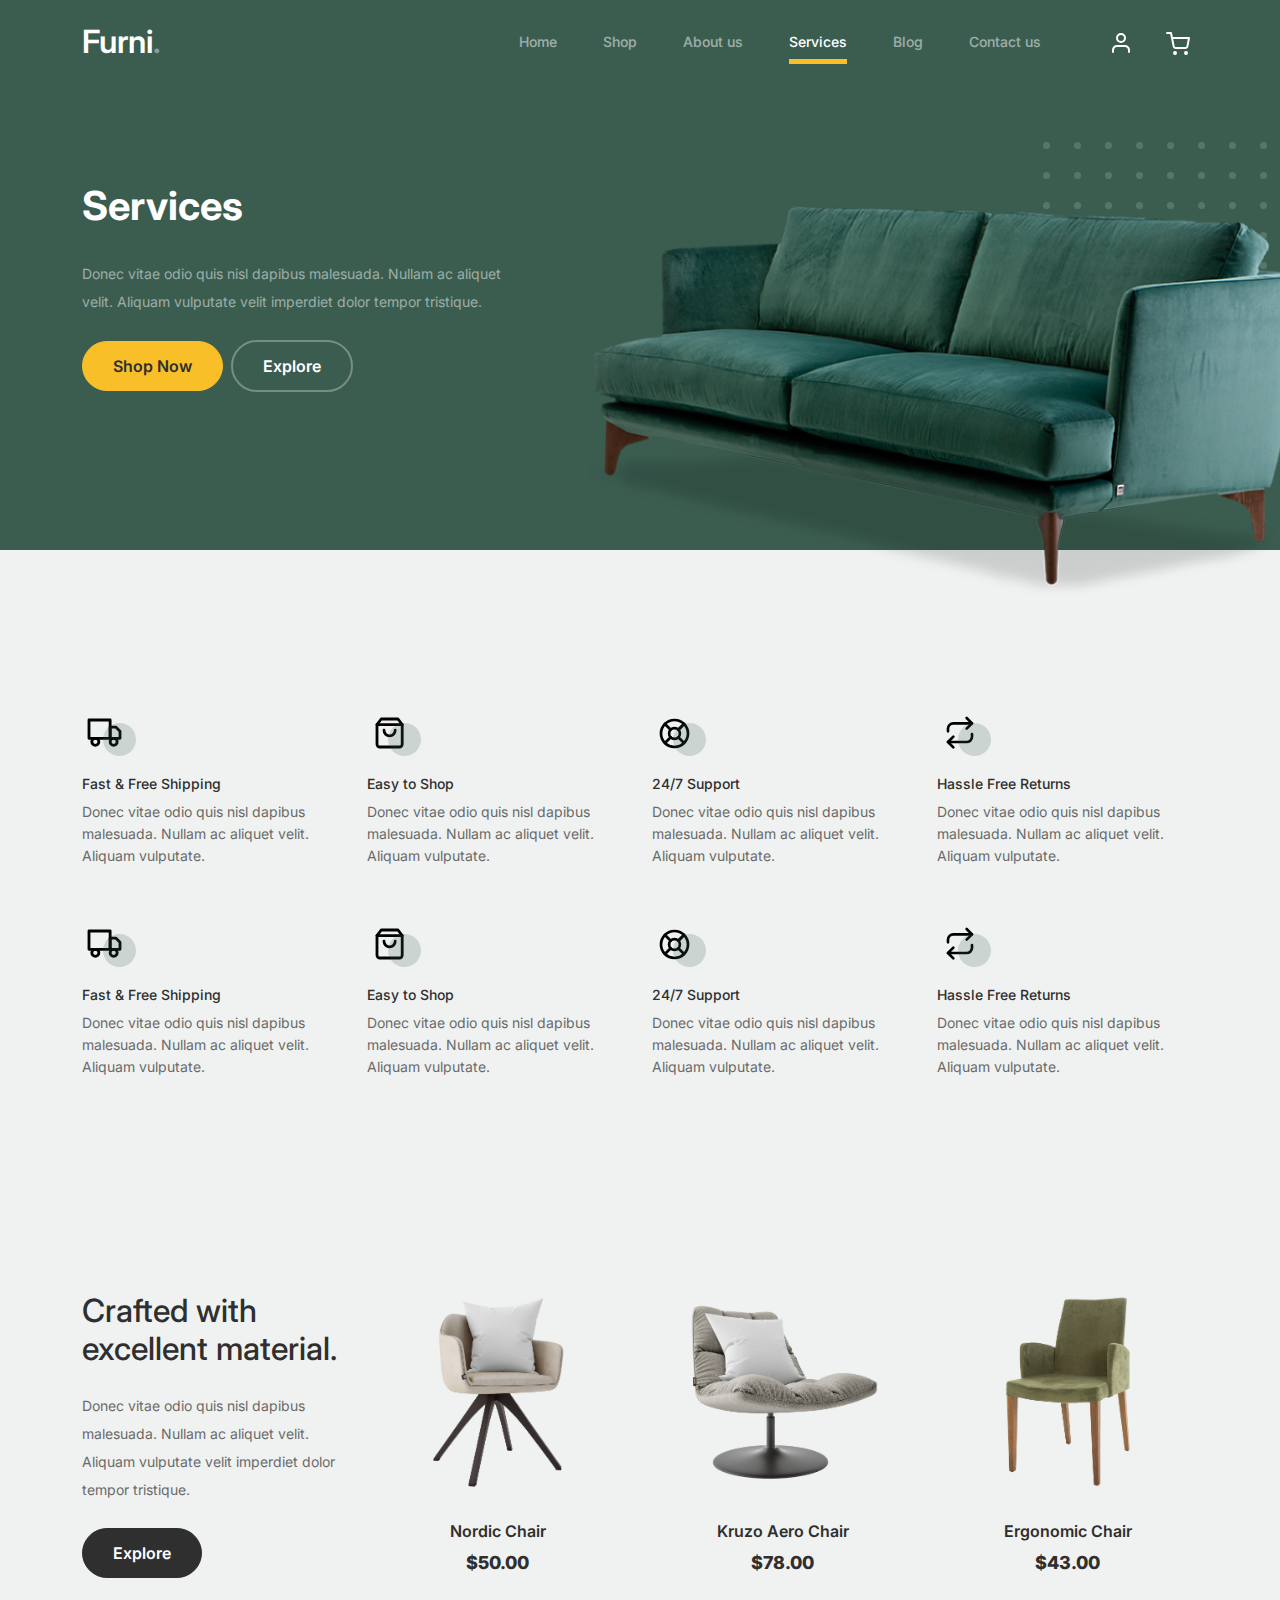
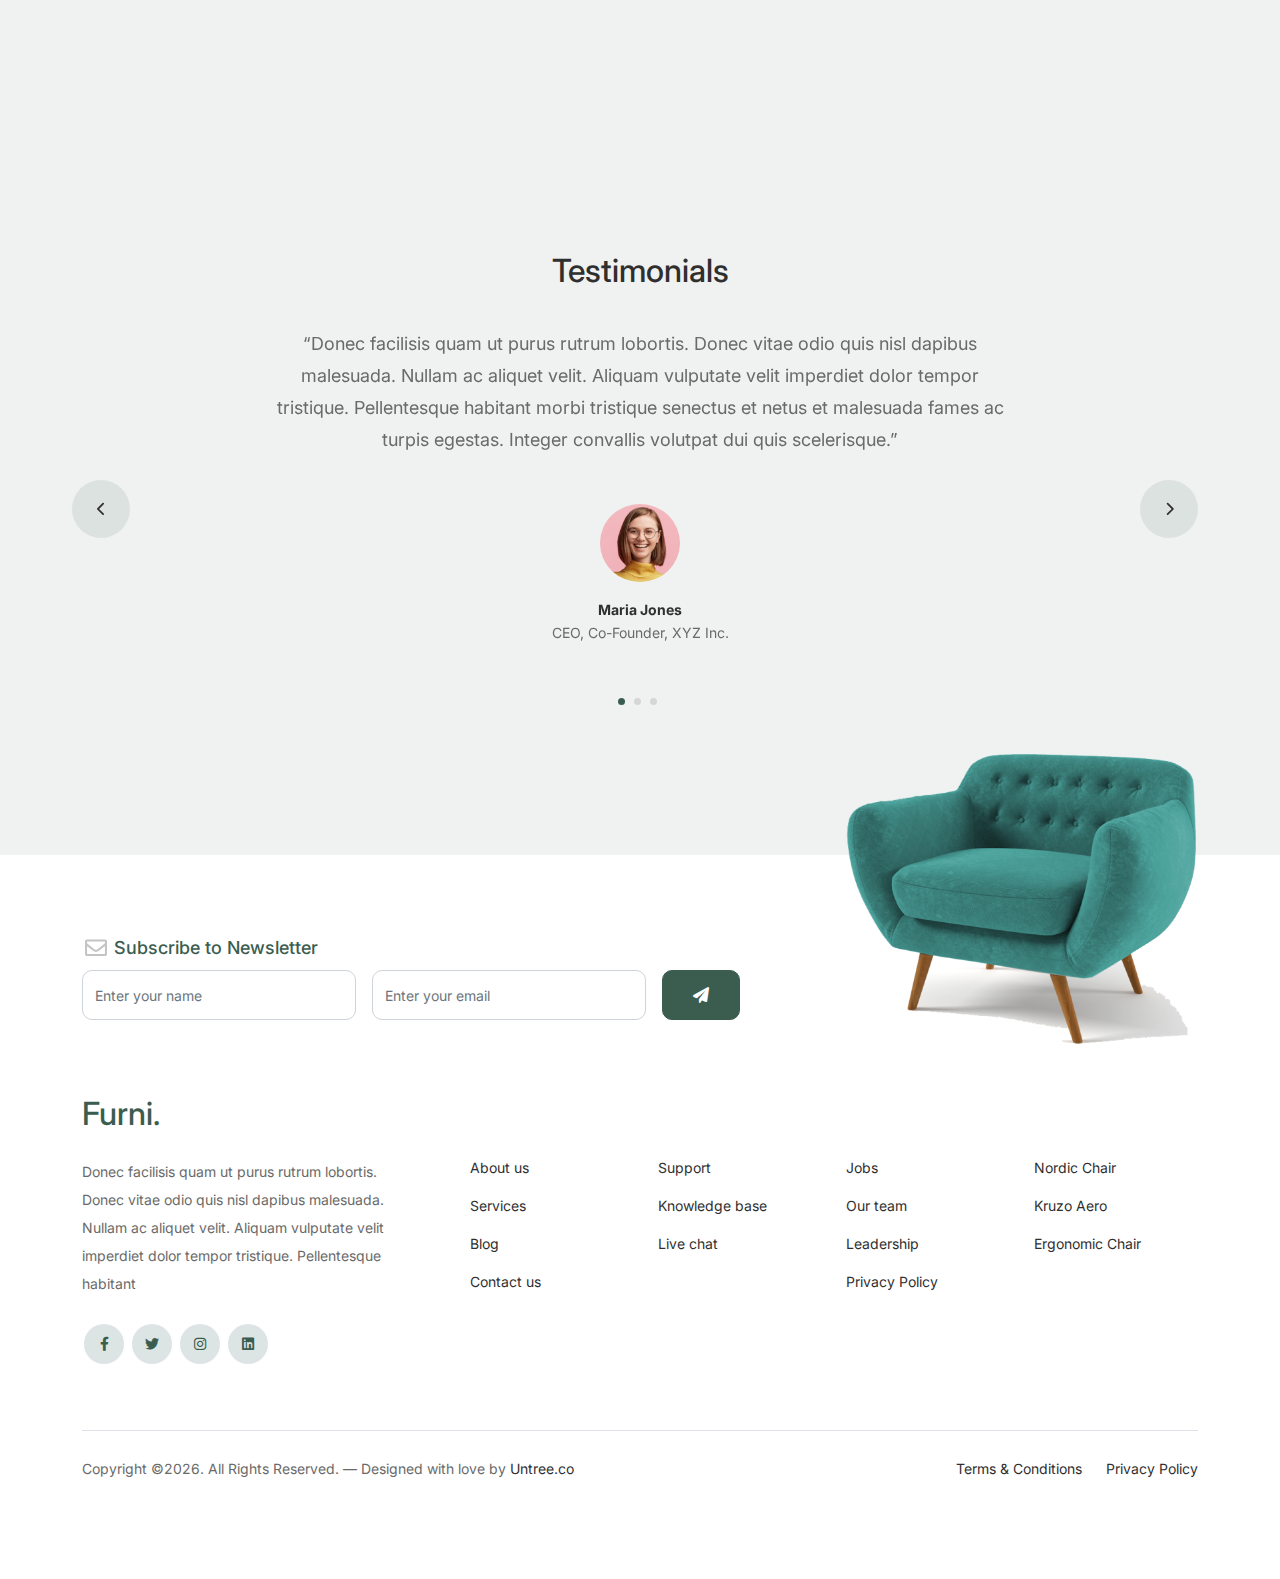
<file: services.html>
<!-- /*
* Bootstrap 5
* Template Name: Furni
* Template Author: Untree.co
* Template URI: https://untree.co/
* License: https://creativecommons.org/licenses/by/3.0/
*/ -->
<!doctype html>
<html lang="en">
<head>
  <meta charset="utf-8">
  <meta name="viewport" content="width=device-width, initial-scale=1, shrink-to-fit=no">
  <meta name="author" content="Untree.co">
  <link rel="shortcut icon" href="favicon.png">

  <meta name="description" content="" />
  <meta name="keywords" content="bootstrap, bootstrap4" />

		<!-- Bootstrap CSS -->
		<link href="css/bootstrap.min.css" rel="stylesheet">
		<link href="https://cdnjs.cloudflare.com/ajax/libs/font-awesome/6.0.0-beta3/css/all.min.css" rel="stylesheet">
		<link href="css/tiny-slider.css" rel="stylesheet">
		<link href="css/style.css" rel="stylesheet">
		<title>Furni Free Bootstrap 5 Template for Furniture and Interior Design Websites by Untree.co </title>
	</head>

	<body>

		<!-- Start Header/Navigation -->
		<nav class="custom-navbar navbar navbar navbar-expand-md navbar-dark bg-dark" arial-label="Furni navigation bar">

			<div class="container">
				<a class="navbar-brand" href="index.html">Furni<span>.</span></a>

				<button class="navbar-toggler" type="button" data-bs-toggle="collapse" data-bs-target="#navbarsFurni" aria-controls="navbarsFurni" aria-expanded="false" aria-label="Toggle navigation">
					<span class="navbar-toggler-icon"></span>
				</button>

				<div class="collapse navbar-collapse" id="navbarsFurni">
					<ul class="custom-navbar-nav navbar-nav ms-auto mb-2 mb-md-0">
						<li class="nav-item">
							<a class="nav-link" href="index.html">Home</a>
						</li>
						<li><a class="nav-link" href="shop.html">Shop</a></li>
						<li><a class="nav-link" href="about.html">About us</a></li>
						<li class="active"><a class="nav-link" href="services.html">Services</a></li>
						<li><a class="nav-link" href="blog.html">Blog</a></li>
						<li><a class="nav-link" href="contact.html">Contact us</a></li>
					</ul>

					<ul class="custom-navbar-cta navbar-nav mb-2 mb-md-0 ms-5">
						<li><a class="nav-link" href="#"><img src="images/user.svg"></a></li>
						<li><a class="nav-link" href="cart.html"><img src="images/cart.svg"></a></li>
					</ul>
				</div>
			</div>
				
		</nav>
		<!-- End Header/Navigation -->

		<!-- Start Hero Section -->
			<div class="hero">
				<div class="container">
					<div class="row justify-content-between">
						<div class="col-lg-5">
							<div class="intro-excerpt">
								<h1>Services</h1>
								<p class="mb-4">Donec vitae odio quis nisl dapibus malesuada. Nullam ac aliquet velit. Aliquam vulputate velit imperdiet dolor tempor tristique.</p>
								<p><a href="" class="btn btn-secondary me-2">Shop Now</a><a href="#" class="btn btn-white-outline">Explore</a></p>
							</div>
						</div>
						<div class="col-lg-7">
							<div class="hero-img-wrap">
								<img src="images/couch.png" class="img-fluid">
							</div>
						</div>
					</div>
				</div>
			</div>
		<!-- End Hero Section -->

		

		<!-- Start Why Choose Us Section -->
		<div class="why-choose-section">
			<div class="container">
				
				
				<div class="row my-5">
					<div class="col-6 col-md-6 col-lg-3 mb-4">
						<div class="feature">
							<div class="icon">
								<img src="images/truck.svg" alt="Image" class="imf-fluid">
							</div>
							<h3>Fast &amp; Free Shipping</h3>
							<p>Donec vitae odio quis nisl dapibus malesuada. Nullam ac aliquet velit. Aliquam vulputate.</p>
						</div>
					</div>

					<div class="col-6 col-md-6 col-lg-3 mb-4">
						<div class="feature">
							<div class="icon">
								<img src="images/bag.svg" alt="Image" class="imf-fluid">
							</div>
							<h3>Easy to Shop</h3>
							<p>Donec vitae odio quis nisl dapibus malesuada. Nullam ac aliquet velit. Aliquam vulputate.</p>
						</div>
					</div>

					<div class="col-6 col-md-6 col-lg-3 mb-4">
						<div class="feature">
							<div class="icon">
								<img src="images/support.svg" alt="Image" class="imf-fluid">
							</div>
							<h3>24/7 Support</h3>
							<p>Donec vitae odio quis nisl dapibus malesuada. Nullam ac aliquet velit. Aliquam vulputate.</p>
						</div>
					</div>

					<div class="col-6 col-md-6 col-lg-3 mb-4">
						<div class="feature">
							<div class="icon">
								<img src="images/return.svg" alt="Image" class="imf-fluid">
							</div>
							<h3>Hassle Free Returns</h3>
							<p>Donec vitae odio quis nisl dapibus malesuada. Nullam ac aliquet velit. Aliquam vulputate.</p>
						</div>
					</div>

					<div class="col-6 col-md-6 col-lg-3 mb-4">
						<div class="feature">
							<div class="icon">
								<img src="images/truck.svg" alt="Image" class="imf-fluid">
							</div>
							<h3>Fast &amp; Free Shipping</h3>
							<p>Donec vitae odio quis nisl dapibus malesuada. Nullam ac aliquet velit. Aliquam vulputate.</p>
						</div>
					</div>

					<div class="col-6 col-md-6 col-lg-3 mb-4">
						<div class="feature">
							<div class="icon">
								<img src="images/bag.svg" alt="Image" class="imf-fluid">
							</div>
							<h3>Easy to Shop</h3>
							<p>Donec vitae odio quis nisl dapibus malesuada. Nullam ac aliquet velit. Aliquam vulputate.</p>
						</div>
					</div>

					<div class="col-6 col-md-6 col-lg-3 mb-4">
						<div class="feature">
							<div class="icon">
								<img src="images/support.svg" alt="Image" class="imf-fluid">
							</div>
							<h3>24/7 Support</h3>
							<p>Donec vitae odio quis nisl dapibus malesuada. Nullam ac aliquet velit. Aliquam vulputate.</p>
						</div>
					</div>

					<div class="col-6 col-md-6 col-lg-3 mb-4">
						<div class="feature">
							<div class="icon">
								<img src="images/return.svg" alt="Image" class="imf-fluid">
							</div>
							<h3>Hassle Free Returns</h3>
							<p>Donec vitae odio quis nisl dapibus malesuada. Nullam ac aliquet velit. Aliquam vulputate.</p>
						</div>
					</div>

				</div>
			
			</div>
		</div>
		<!-- End Why Choose Us Section -->

		<!-- Start Product Section -->
		<div class="product-section pt-0">
			<div class="container">
				<div class="row">

					<!-- Start Column 1 -->
					<div class="col-md-12 col-lg-3 mb-5 mb-lg-0">
						<h2 class="mb-4 section-title">Crafted with excellent material.</h2>
						<p class="mb-4">Donec vitae odio quis nisl dapibus malesuada. Nullam ac aliquet velit. Aliquam vulputate velit imperdiet dolor tempor tristique. </p>
						<p><a href="#" class="btn">Explore</a></p>
					</div> 
					<!-- End Column 1 -->

					<!-- Start Column 2 -->
					<div class="col-12 col-md-4 col-lg-3 mb-5 mb-md-0">
						<a class="product-item" href="#">
							<img src="images/product-1.png" class="img-fluid product-thumbnail">
							<h3 class="product-title">Nordic Chair</h3>
							<strong class="product-price">$50.00</strong>

							<span class="icon-cross">
								<img src="images/cross.svg" class="img-fluid">
							</span>
						</a>
					</div> 
					<!-- End Column 2 -->

					<!-- Start Column 3 -->
					<div class="col-12 col-md-4 col-lg-3 mb-5 mb-md-0">
						<a class="product-item" href="#">
							<img src="images/product-2.png" class="img-fluid product-thumbnail">
							<h3 class="product-title">Kruzo Aero Chair</h3>
							<strong class="product-price">$78.00</strong>

							<span class="icon-cross">
								<img src="images/cross.svg" class="img-fluid">
							</span>
						</a>
					</div>
					<!-- End Column 3 -->

					<!-- Start Column 4 -->
					<div class="col-12 col-md-4 col-lg-3 mb-5 mb-md-0">
						<a class="product-item" href="#">
							<img src="images/product-3.png" class="img-fluid product-thumbnail">
							<h3 class="product-title">Ergonomic Chair</h3>
							<strong class="product-price">$43.00</strong>

							<span class="icon-cross">
								<img src="images/cross.svg" class="img-fluid">
							</span>
						</a>
					</div>
					<!-- End Column 4 -->

				</div>
			</div>
		</div>
		<!-- End Product Section -->

		

		<!-- Start Testimonial Slider -->
		<div class="testimonial-section before-footer-section">
			<div class="container">
				<div class="row">
					<div class="col-lg-7 mx-auto text-center">
						<h2 class="section-title">Testimonials</h2>
					</div>
				</div>

				<div class="row justify-content-center">
					<div class="col-lg-12">
						<div class="testimonial-slider-wrap text-center">

							<div id="testimonial-nav">
								<span class="prev" data-controls="prev"><span class="fa fa-chevron-left"></span></span>
								<span class="next" data-controls="next"><span class="fa fa-chevron-right"></span></span>
							</div>

							<div class="testimonial-slider">
								
								<div class="item">
									<div class="row justify-content-center">
										<div class="col-lg-8 mx-auto">

											<div class="testimonial-block text-center">
												<blockquote class="mb-5">
													<p>&ldquo;Donec facilisis quam ut purus rutrum lobortis. Donec vitae odio quis nisl dapibus malesuada. Nullam ac aliquet velit. Aliquam vulputate velit imperdiet dolor tempor tristique. Pellentesque habitant morbi tristique senectus et netus et malesuada fames ac turpis egestas. Integer convallis volutpat dui quis scelerisque.&rdquo;</p>
												</blockquote>

												<div class="author-info">
													<div class="author-pic">
														<img src="images/person-1.png" alt="Maria Jones" class="img-fluid">
													</div>
													<h3 class="font-weight-bold">Maria Jones</h3>
													<span class="position d-block mb-3">CEO, Co-Founder, XYZ Inc.</span>
												</div>
											</div>

										</div>
									</div>
								</div> 
								<!-- END item -->

								<div class="item">
									<div class="row justify-content-center">
										<div class="col-lg-8 mx-auto">

											<div class="testimonial-block text-center">
												<blockquote class="mb-5">
													<p>&ldquo;Donec facilisis quam ut purus rutrum lobortis. Donec vitae odio quis nisl dapibus malesuada. Nullam ac aliquet velit. Aliquam vulputate velit imperdiet dolor tempor tristique. Pellentesque habitant morbi tristique senectus et netus et malesuada fames ac turpis egestas. Integer convallis volutpat dui quis scelerisque.&rdquo;</p>
												</blockquote>

												<div class="author-info">
													<div class="author-pic">
														<img src="images/person-1.png" alt="Maria Jones" class="img-fluid">
													</div>
													<h3 class="font-weight-bold">Maria Jones</h3>
													<span class="position d-block mb-3">CEO, Co-Founder, XYZ Inc.</span>
												</div>
											</div>

										</div>
									</div>
								</div> 
								<!-- END item -->

								<div class="item">
									<div class="row justify-content-center">
										<div class="col-lg-8 mx-auto">

											<div class="testimonial-block text-center">
												<blockquote class="mb-5">
													<p>&ldquo;Donec facilisis quam ut purus rutrum lobortis. Donec vitae odio quis nisl dapibus malesuada. Nullam ac aliquet velit. Aliquam vulputate velit imperdiet dolor tempor tristique. Pellentesque habitant morbi tristique senectus et netus et malesuada fames ac turpis egestas. Integer convallis volutpat dui quis scelerisque.&rdquo;</p>
												</blockquote>

												<div class="author-info">
													<div class="author-pic">
														<img src="images/person-1.png" alt="Maria Jones" class="img-fluid">
													</div>
													<h3 class="font-weight-bold">Maria Jones</h3>
													<span class="position d-block mb-3">CEO, Co-Founder, XYZ Inc.</span>
												</div>
											</div>

										</div>
									</div>
								</div> 
								<!-- END item -->

							</div>

						</div>
					</div>
				</div>
			</div>
		</div>
		<!-- End Testimonial Slider -->

		

		<!-- Start Footer Section -->
		<footer class="footer-section">
			<div class="container relative">

				<div class="sofa-img">
					<img src="images/sofa.png" alt="Image" class="img-fluid">
				</div>

				<div class="row">
					<div class="col-lg-8">
						<div class="subscription-form">
							<h3 class="d-flex align-items-center"><span class="me-1"><img src="images/envelope-outline.svg" alt="Image" class="img-fluid"></span><span>Subscribe to Newsletter</span></h3>

							<form action="#" class="row g-3">
								<div class="col-auto">
									<input type="text" class="form-control" placeholder="Enter your name">
								</div>
								<div class="col-auto">
									<input type="email" class="form-control" placeholder="Enter your email">
								</div>
								<div class="col-auto">
									<button class="btn btn-primary">
										<span class="fa fa-paper-plane"></span>
									</button>
								</div>
							</form>

						</div>
					</div>
				</div>

				<div class="row g-5 mb-5">
					<div class="col-lg-4">
						<div class="mb-4 footer-logo-wrap"><a href="#" class="footer-logo">Furni<span>.</span></a></div>
						<p class="mb-4">Donec facilisis quam ut purus rutrum lobortis. Donec vitae odio quis nisl dapibus malesuada. Nullam ac aliquet velit. Aliquam vulputate velit imperdiet dolor tempor tristique. Pellentesque habitant</p>

						<ul class="list-unstyled custom-social">
							<li><a href="#"><span class="fa fa-brands fa-facebook-f"></span></a></li>
							<li><a href="#"><span class="fa fa-brands fa-twitter"></span></a></li>
							<li><a href="#"><span class="fa fa-brands fa-instagram"></span></a></li>
							<li><a href="#"><span class="fa fa-brands fa-linkedin"></span></a></li>
						</ul>
					</div>

					<div class="col-lg-8">
						<div class="row links-wrap">
							<div class="col-6 col-sm-6 col-md-3">
								<ul class="list-unstyled">
									<li><a href="#">About us</a></li>
									<li><a href="#">Services</a></li>
									<li><a href="#">Blog</a></li>
									<li><a href="#">Contact us</a></li>
								</ul>
							</div>

							<div class="col-6 col-sm-6 col-md-3">
								<ul class="list-unstyled">
									<li><a href="#">Support</a></li>
									<li><a href="#">Knowledge base</a></li>
									<li><a href="#">Live chat</a></li>
								</ul>
							</div>

							<div class="col-6 col-sm-6 col-md-3">
								<ul class="list-unstyled">
									<li><a href="#">Jobs</a></li>
									<li><a href="#">Our team</a></li>
									<li><a href="#">Leadership</a></li>
									<li><a href="#">Privacy Policy</a></li>
								</ul>
							</div>

							<div class="col-6 col-sm-6 col-md-3">
								<ul class="list-unstyled">
									<li><a href="#">Nordic Chair</a></li>
									<li><a href="#">Kruzo Aero</a></li>
									<li><a href="#">Ergonomic Chair</a></li>
								</ul>
							</div>
						</div>
					</div>

				</div>

				<div class="border-top copyright">
					<div class="row pt-4">
						<div class="col-lg-6">
							<p class="mb-2 text-center text-lg-start">Copyright &copy;<script>document.write(new Date().getFullYear());</script>. All Rights Reserved. &mdash; Designed with love by <a href="https://untree.co">Untree.co</a> <!-- License information: https://untree.co/license/ -->
            </p>
						</div>

						<div class="col-lg-6 text-center text-lg-end">
							<ul class="list-unstyled d-inline-flex ms-auto">
								<li class="me-4"><a href="#">Terms &amp; Conditions</a></li>
								<li><a href="#">Privacy Policy</a></li>
							</ul>
						</div>

					</div>
				</div>

			</div>
		</footer>
		<!-- End Footer Section -->	


		<script src="js/bootstrap.bundle.min.js"></script>
		<script src="js/tiny-slider.js"></script>
		<script src="js/custom.js"></script>
	</body>

</html>
</file>
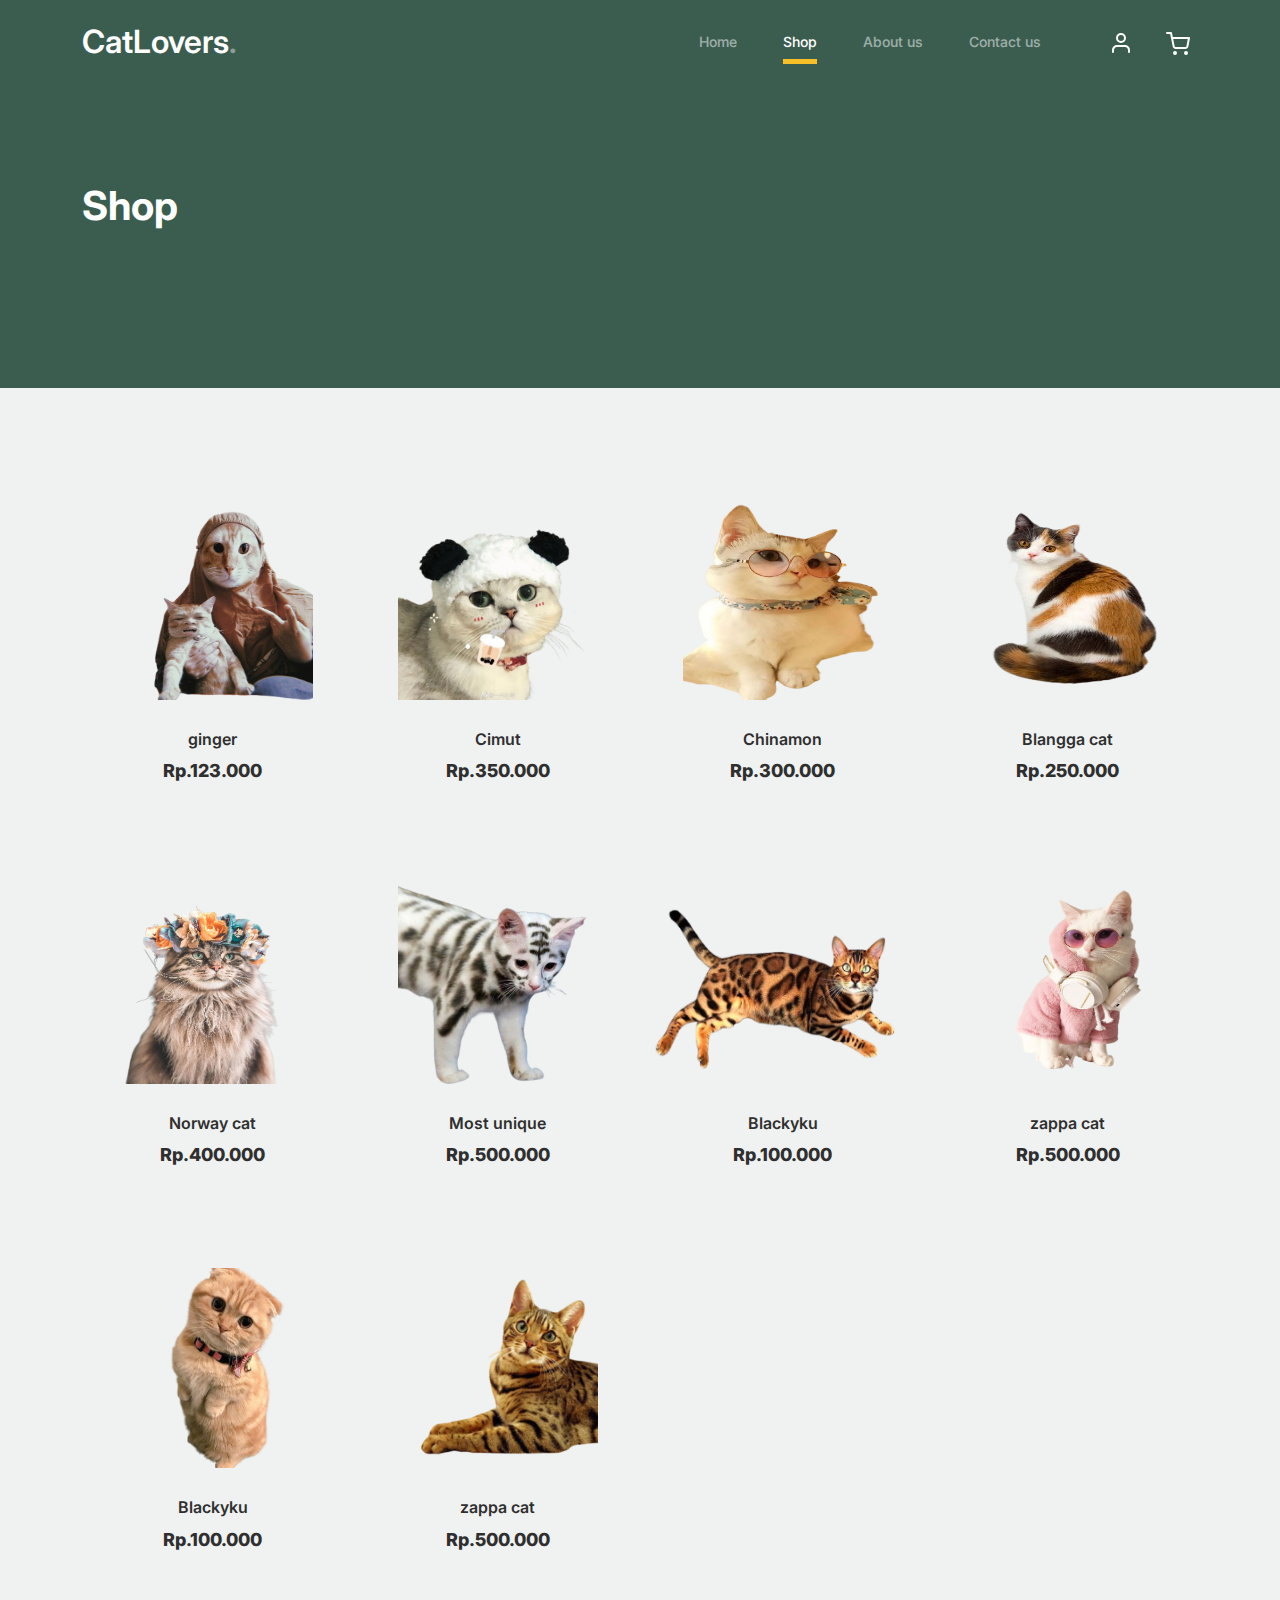
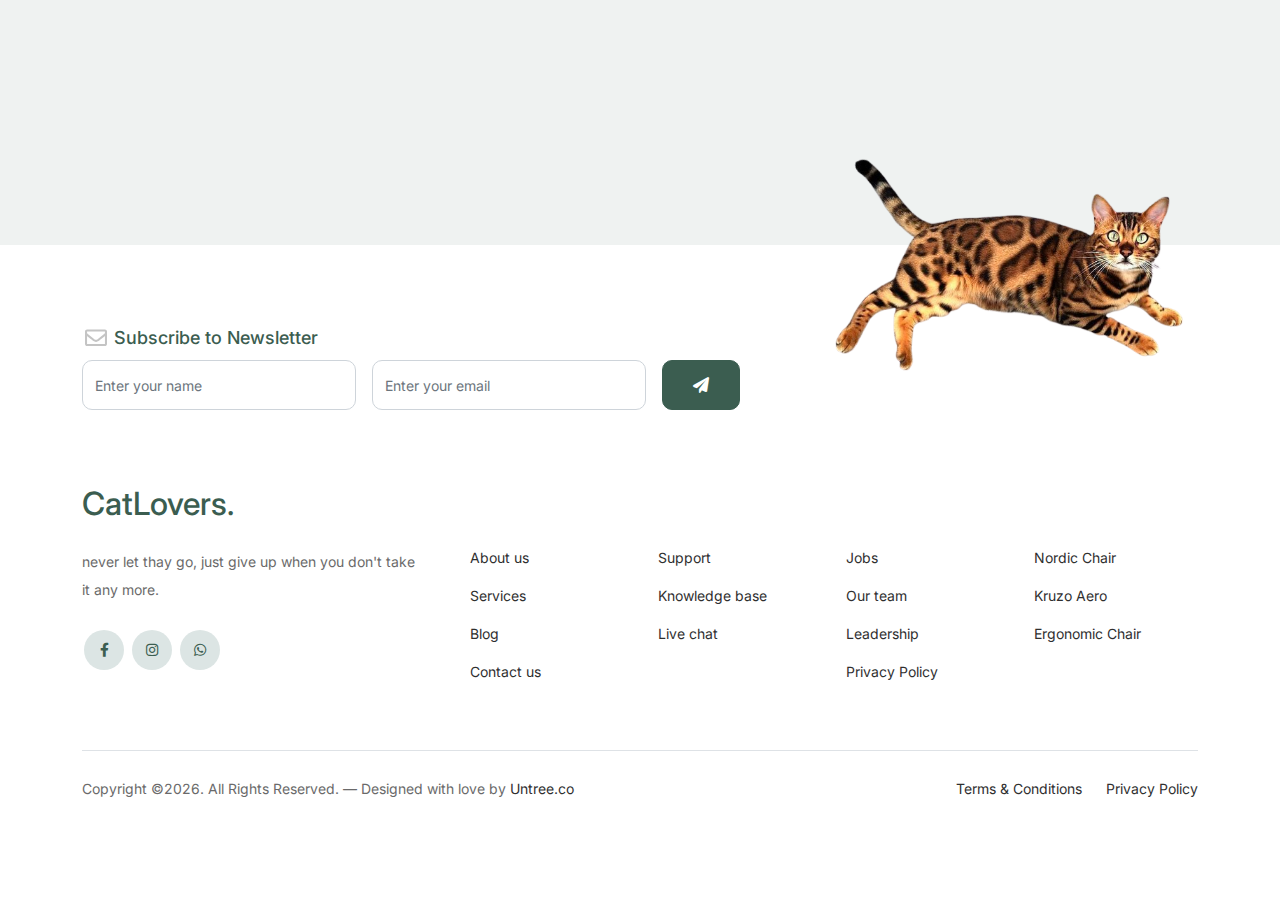
<file: shop.html>
<!-- /*
* Bootstrap 5
* Template Name: Furni
* Template Author: Untree.co
* Template URI: https://untree.co/
* License: https://creativecommons.org/licenses/by/3.0/
*/ -->
<!doctype html>
<html lang="en">
<head>
  <meta charset="utf-8">
  <meta name="viewport" content="width=device-width, initial-scale=1, shrink-to-fit=no">
  <meta name="author" content="Untree.co">
  <link rel="shortcut icon" href="favicon.png">

  <meta name="description" content="" />
  <meta name="keywords" content="bootstrap, bootstrap4" />

		<!-- Bootstrap CSS -->
		<link href="css/bootstrap.min.css" rel="stylesheet">
		<link href="https://cdnjs.cloudflare.com/ajax/libs/font-awesome/6.0.0-beta3/css/all.min.css" rel="stylesheet">
		<link href="css/tiny-slider.css" rel="stylesheet">
		<link href="css/style.css" rel="stylesheet">
		<title>Furni Free Bootstrap 5 Template for Furniture and Interior Design Websites by Untree.co </title>
	</head>

	<body>

		<!-- Start Header/Navigation -->
		<nav class="custom-navbar navbar navbar navbar-expand-md navbar-dark bg-dark" arial-label="Furni navigation bar">

			<div class="container">
				<a class="navbar-brand" href="index.html">CatLovers<span>.</span></a>

				<button class="navbar-toggler" type="button" data-bs-toggle="collapse" data-bs-target="#navbarsFurni" aria-controls="navbarsFurni" aria-expanded="false" aria-label="Toggle navigation">
					<span class="navbar-toggler-icon"></span>
				</button>

				<div class="collapse navbar-collapse" id="navbarsFurni">
					<ul class="custom-navbar-nav navbar-nav ms-auto mb-2 mb-md-0">
						<li class="nav-item ">
							<a class="nav-link" href="index.html">Home</a>
						</li>
						<li class="active"><a class="nav-link" href="shop Now .html">Shop</a></li>
						<li><a class="nav-link" href="about.html">About us</a></li>
						<li><a class="nav-link" href="contact.html">Contact us</a></li>
					</ul>

					<ul class="custom-navbar-cta navbar-nav mb-2 mb-md-0 ms-5">
						<li><a class="nav-link" href="#"><img src="images/user.svg"></a></li>
						<li><a class="nav-link" href="cart.html"><img src="images/cart.svg"></a></li>
					</ul>
				</div>
			</div>
				
		</nav>
		<!-- End Header/Navigation -->

		<!-- Start Hero Section -->
			<div class="hero">
				<div class="container">
					<div class="row justify-content-between">
						<div class="col-lg-5">
							<div class="intro-excerpt">
								<h1>Shop</h1>
							</div>
						</div>
						<div class="col-lg-7">
							
						</div>
					</div>
				</div>
			</div>
		<!-- End Hero Section -->

		

		<div class="untree_co-section product-section before-footer-section">
		    <div class="container">
		      	<div class="row">

		      		<!-- Start Column 1 -->
					<div class="col-12 col-md-4 col-lg-3 mb-5">
						<a class="product-item" href="#">
							<img src="images/logo.png" class="img-fluid product-thumbnail">
							<h3 class="product-title">ginger</h3>
							<strong class="product-price">Rp.123.000</strong>

							<span class="icon-cross">
								<img src="images/cross.svg" class="img-fluid">
							</span>
						</a>
					</div> 
					<!-- End Column 1 -->
						
					<!-- Start Column 2 -->
					<div class="col-12 col-md-4 col-lg-3 mb-5">
						<a class="product-item" href="#">
							<img src="images/lucu.png" class="img-fluid product-thumbnail">
							<h3 class="product-title">Cimut</h3>
							<strong class="product-price">Rp.350.000</strong>

							<span class="icon-cross">
								<img src="images/cross.svg" class="img-fluid">
							</span>
						</a>
					</div> 
					<!-- End Column 2 -->

					<!-- Start Column 3 -->
					<div class="col-12 col-md-4 col-lg-3 mb-5">
						<a class="product-item" href="#">
							<img src="images/kyaaa.png" class="img-fluid product-thumbnail">
							<h3 class="product-title">Chinamon</h3>
							<strong class="product-price">Rp.300.000</strong>

							<span class="icon-cross">
								<img src="images/cross.svg" class="img-fluid">
							</span>
						</a>
					</div>
					<!-- End Column 3 -->

					<!-- Start Column 4 -->
					<div class="col-12 col-md-4 col-lg-3 mb-5">
						<a class="product-item" href="#">
							<img src="images/kyut.png" class="img-fluid product-thumbnail">
							<h3 class="product-title">Blangga cat</h3>
							<strong class="product-price">Rp.250.000</strong>

							<span class="icon-cross">
								<img src="images/cross.svg" class="img-fluid">
							</span>
						</a>
					</div>
					<!-- End Column 4 -->


					<!-- Start Column 1 -->
					<div class="col-12 col-md-4 col-lg-3 mb-5">
						<a class="product-item" href="#">
							<img src="images/omaigosh.png" class="img-fluid product-thumbnail">
							<h3 class="product-title">Norway cat</h3>
							<strong class="product-price">Rp.400.000</strong>

							<span class="icon-cross">
								<img src="images/cross.svg" class="img-fluid">
							</span>
						</a>
					</div> 
					<!-- End Column 1 -->
						
					<!-- Start Column 2 -->
					<div class="col-12 col-md-4 col-lg-3 mb-5">
						<a class="product-item" href="#">
							<img src="images/unique.png" class="img-fluid product-thumbnail">
							<h3 class="product-title">Most unique</h3>
							<strong class="product-price">Rp.500.000</strong>

							<span class="icon-cross">
								<img src="images/cross.svg" class="img-fluid">
							</span>
						</a>
					</div> 
					<!-- End Column 2 -->

					<!-- Start Column 3 -->
					<div class="col-12 col-md-4 col-lg-3 mb-5">
						<a class="product-item" href="#">
							<img src="images/wuw.png" class="img-fluid product-thumbnail">
							<h3 class="product-title">Blackyku</h3>
							<strong class="product-price">Rp.100.000</strong>

							<span class="icon-cross">
								<img src="images/cross.svg" class="img-fluid">
							</span>
						</a>
					</div>
					<!-- End Column 3 -->

					<!-- Start Column 4 -->
					<div class="col-12 col-md-4 col-lg-3 mb-5">
						<a class="product-item" href="#">
							<img src="images/zap.png" class="img-fluid product-thumbnail">
							<h3 class="product-title">zappa cat</h3>
							<strong class="product-price">Rp.500.000</strong>

							<span class="icon-cross">
								<img src="images/cross.svg" class="img-fluid">
							</span>
						</a>
					</div>
					<!-- End Column 4 -->
					<!-- Start Column 3 -->
					<div class="col-12 col-md-4 col-lg-3 mb-5">
						<a class="product-item" href="#">
							<img src="images/14-1.png" class="img-fluid product-thumbnail">
							<h3 class="product-title">Blackyku</h3>
							<strong class="product-price">Rp.100.000</strong>

							<span class="icon-cross">
								<img src="images/cross.svg" class="img-fluid">
							</span>
						</a>
					</div>
					<!-- End Column 3 -->

					<!-- Start Column 4 -->
					<div class="col-12 col-md-4 col-lg-3 mb-5">
						<a class="product-item" href="#">
							<img src="images/waw.png" class="img-fluid product-thumbnail">
							<h3 class="product-title">zappa cat</h3>
							<strong class="product-price">Rp.500.000</strong>

							<span class="icon-cross">
								<img src="images/cross.svg" class="img-fluid">
							</span>
						</a>
					</div>
					<!-- End Column 4 -->

		      	</div>
		    </div>
		</div>


		<!-- Start Footer Section -->
		<footer class="footer-section">
			<div class="container relative">

				<div class="sofa-img">
					<img src="images/wuw.png" alt="Image" class="img-fluid">
				</div>

				<div class="row">
					<div class="col-lg-8">
						<div class="subscription-form">
							<h3 class="d-flex align-items-center"><span class="me-1"><img src="images/envelope-outline.svg" alt="Image" class="img-fluid"></span><span>Subscribe to Newsletter</span></h3>

							<form action="#" class="row g-3">
								<div class="col-auto">
									<input type="text" class="form-control" placeholder="Enter your name">
								</div>
								<div class="col-auto">
									<input type="email" class="form-control" placeholder="Enter your email">
								</div>
								<div class="col-auto">
									<button class="btn btn-primary">
										<span class="fa fa-paper-plane"></span>
									</button>
								</div>
							</form>

						</div>
					</div>
				</div>

				<div class="row g-5 mb-5">
					<div class="col-lg-4">
						<div class="mb-4 footer-logo-wrap"><a href="#" class="footer-logo">CatLovers<span>.</span></a></div>
						<p class="mb-4">never let thay go, just give up when you don't take it any more.</p>

						<ul class="list-unstyled custom-social">
							<li><a href="#"><span class="fa fa-brands fa-facebook-f"></span></a></li>
							<li><a href="#"><span class="fa fa-brands fa-instagram"></span></a></li>
							<li><a href="#"><span class="fa fa-brands fa-whatsapp"></span></a></li>
						</ul>
					</div>

					<div class="col-lg-8">
						<div class="row links-wrap">
							<div class="col-6 col-sm-6 col-md-3">
								<ul class="list-unstyled">
									<li><a href="#">About us</a></li>
									<li><a href="#">Services</a></li>
									<li><a href="#">Blog</a></li>
									<li><a href="#">Contact us</a></li>
								</ul>
							</div>

							<div class="col-6 col-sm-6 col-md-3">
								<ul class="list-unstyled">
									<li><a href="#">Support</a></li>
									<li><a href="#">Knowledge base</a></li>
									<li><a href="#">Live chat</a></li>
								</ul>
							</div>

							<div class="col-6 col-sm-6 col-md-3">
								<ul class="list-unstyled">
									<li><a href="#">Jobs</a></li>
									<li><a href="#">Our team</a></li>
									<li><a href="#">Leadership</a></li>
									<li><a href="#">Privacy Policy</a></li>
								</ul>
							</div>

							<div class="col-6 col-sm-6 col-md-3">
								<ul class="list-unstyled">
									<li><a href="#">Nordic Chair</a></li>
									<li><a href="#">Kruzo Aero</a></li>
									<li><a href="#">Ergonomic Chair</a></li>
								</ul>
							</div>
						</div>
					</div>

				</div>

				<div class="border-top copyright">
					<div class="row pt-4">
						<div class="col-lg-6">
							<p class="mb-2 text-center text-lg-start">Copyright &copy;<script>document.write(new Date().getFullYear());</script>. All Rights Reserved. &mdash; Designed with love by <a href="https://untree.co">Untree.co</a> <!-- License information: https://untree.co/license/ -->
            </p>
						</div>

						<div class="col-lg-6 text-center text-lg-end">
							<ul class="list-unstyled d-inline-flex ms-auto">
								<li class="me-4"><a href="#">Terms &amp; Conditions</a></li>
								<li><a href="#">Privacy Policy</a></li>
							</ul>
						</div>

					</div>
				</div>

			</div>
		</footer>
		<!-- End Footer Section -->	


		<script src="js/bootstrap.bundle.min.js"></script>
		<script src="js/tiny-slider.js"></script>
		<script src="js/custom.js"></script>
	</body>

</html>
</file>
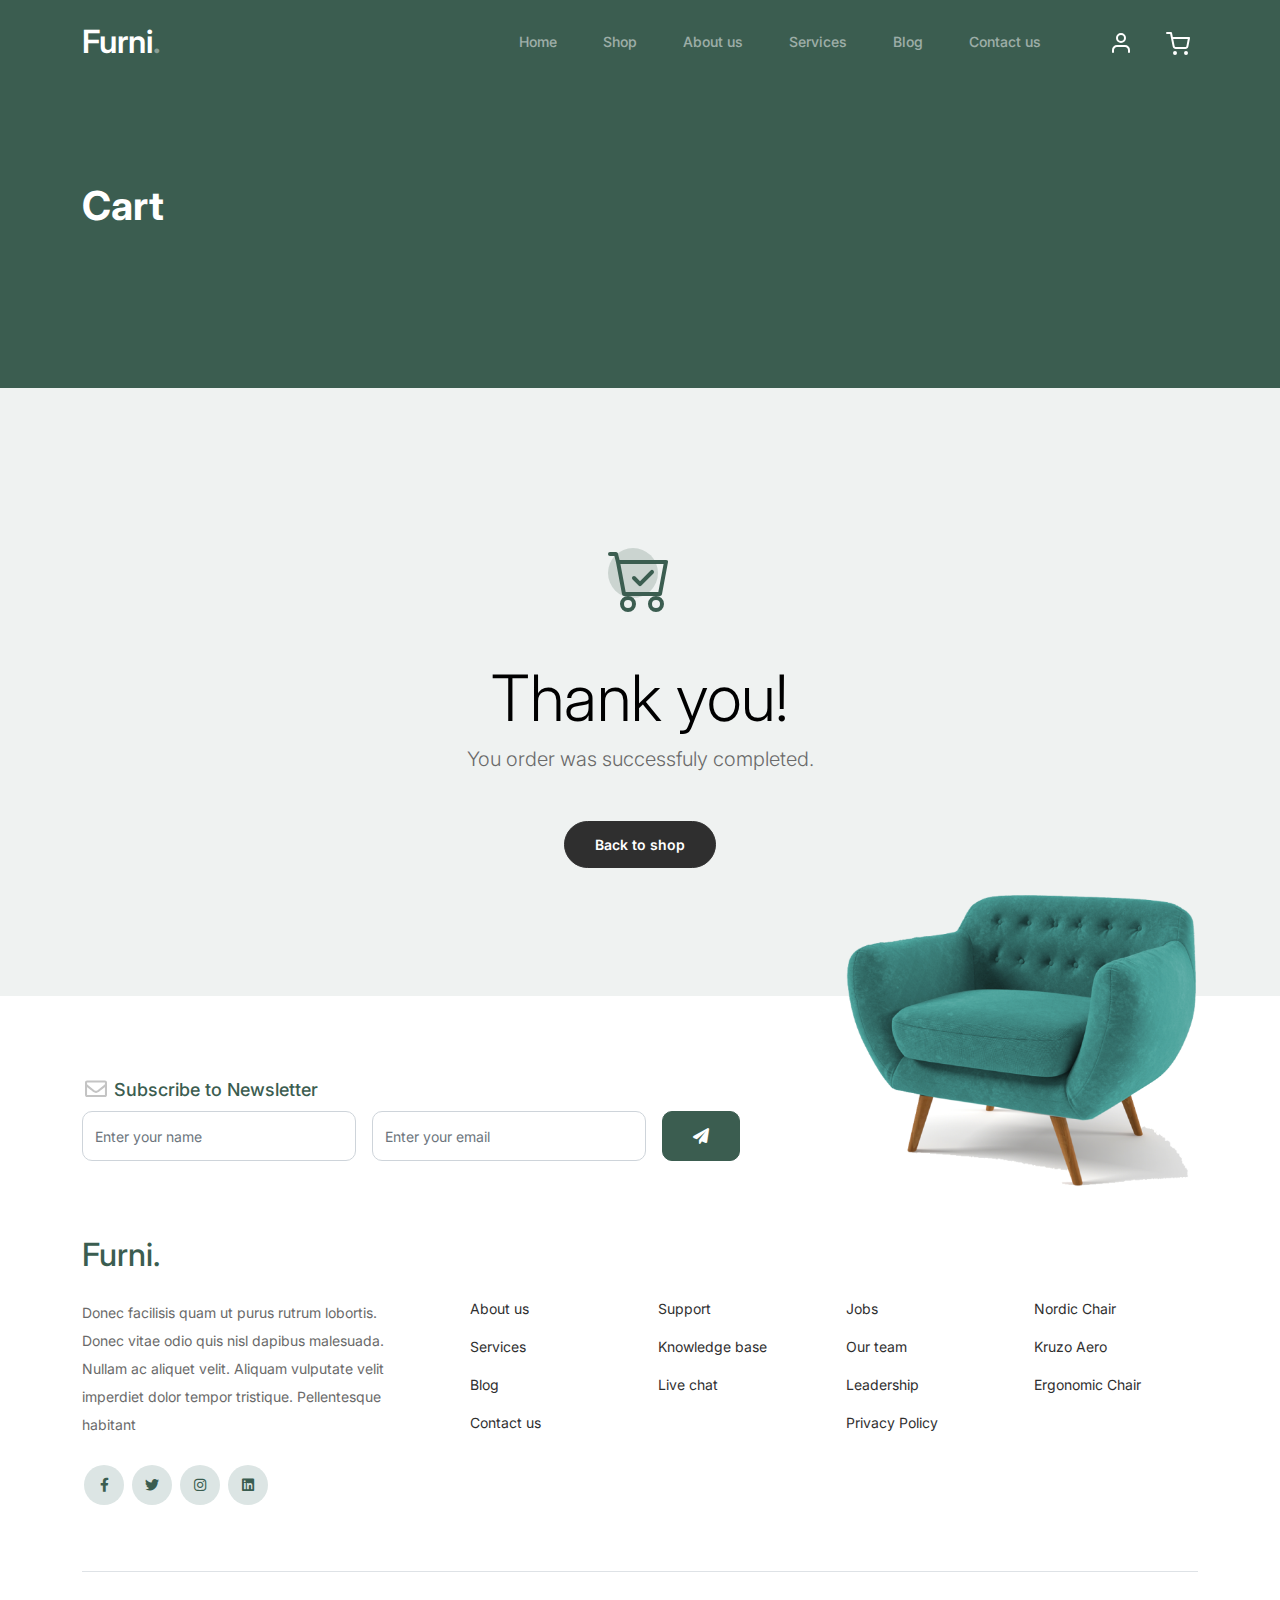
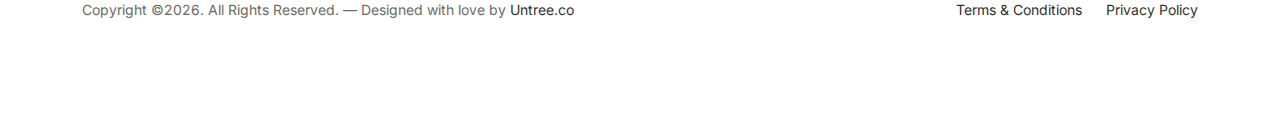
<file: thankyou.html>
<!-- /*
* Bootstrap 5
* Template Name: Furni
* Template Author: Untree.co
* Template URI: https://untree.co/
* License: https://creativecommons.org/licenses/by/3.0/
*/ -->
<!doctype html>
<html lang="en">
<head>
  <meta charset="utf-8">
  <meta name="viewport" content="width=device-width, initial-scale=1, shrink-to-fit=no">
  <meta name="author" content="Untree.co">
  <link rel="shortcut icon" href="favicon.png">

  <meta name="description" content="" />
  <meta name="keywords" content="bootstrap, bootstrap4" />

		<!-- Bootstrap CSS -->
		<link href="css/bootstrap.min.css" rel="stylesheet">
		<link href="https://cdnjs.cloudflare.com/ajax/libs/font-awesome/6.0.0-beta3/css/all.min.css" rel="stylesheet">
		<link href="css/tiny-slider.css" rel="stylesheet">
		<link href="css/style.css" rel="stylesheet">
		<title>Furni Free Bootstrap 5 Template for Furniture and Interior Design Websites by Untree.co </title>
	</head>

	<body>

		<!-- Start Header/Navigation -->
		<nav class="custom-navbar navbar navbar navbar-expand-md navbar-dark bg-dark" arial-label="Furni navigation bar">

			<div class="container">
				<a class="navbar-brand" href="index.html">Furni<span>.</span></a>

				<button class="navbar-toggler" type="button" data-bs-toggle="collapse" data-bs-target="#navbarsFurni" aria-controls="navbarsFurni" aria-expanded="false" aria-label="Toggle navigation">
					<span class="navbar-toggler-icon"></span>
				</button>

				<div class="collapse navbar-collapse" id="navbarsFurni">
					<ul class="custom-navbar-nav navbar-nav ms-auto mb-2 mb-md-0">
						<li class="nav-item ">
							<a class="nav-link" href="index.html">Home</a>
						</li>
						<li><a class="nav-link" href="shop.html">Shop</a></li>
						<li><a class="nav-link" href="about.html">About us</a></li>
						<li><a class="nav-link" href="services.html">Services</a></li>
						<li><a class="nav-link" href="blog.html">Blog</a></li>
						<li><a class="nav-link" href="contact.html">Contact us</a></li>
					</ul>

					<ul class="custom-navbar-cta navbar-nav mb-2 mb-md-0 ms-5">
						<li><a class="nav-link" href="#"><img src="images/user.svg"></a></li>
						<li><a class="nav-link" href="cart.html"><img src="images/cart.svg"></a></li>
					</ul>
				</div>
			</div>
				
		</nav>
		<!-- End Header/Navigation -->

		<!-- Start Hero Section -->
			<div class="hero">
				<div class="container">
					<div class="row justify-content-between">
						<div class="col-lg-5">
							<div class="intro-excerpt">
								<h1>Cart</h1>
							</div>
						</div>
						<div class="col-lg-7">
							
						</div>
					</div>
				</div>
			</div>
		<!-- End Hero Section -->

		

		<div class="untree_co-section">
    <div class="container">
      <div class="row">
        <div class="col-md-12 text-center pt-5">
          <span class="display-3 thankyou-icon text-primary">
            <svg width="1em" height="1em" viewBox="0 0 16 16" class="bi bi-cart-check mb-5" fill="currentColor" xmlns="http://www.w3.org/2000/svg">
              <path fill-rule="evenodd" d="M11.354 5.646a.5.5 0 0 1 0 .708l-3 3a.5.5 0 0 1-.708 0l-1.5-1.5a.5.5 0 1 1 .708-.708L8 8.293l2.646-2.647a.5.5 0 0 1 .708 0z"/>
              <path fill-rule="evenodd" d="M0 1.5A.5.5 0 0 1 .5 1H2a.5.5 0 0 1 .485.379L2.89 3H14.5a.5.5 0 0 1 .491.592l-1.5 8A.5.5 0 0 1 13 12H4a.5.5 0 0 1-.491-.408L2.01 3.607 1.61 2H.5a.5.5 0 0 1-.5-.5zM3.102 4l1.313 7h8.17l1.313-7H3.102zM5 12a2 2 0 1 0 0 4 2 2 0 0 0 0-4zm7 0a2 2 0 1 0 0 4 2 2 0 0 0 0-4zm-7 1a1 1 0 1 0 0 2 1 1 0 0 0 0-2zm7 0a1 1 0 1 0 0 2 1 1 0 0 0 0-2z"/>
            </svg>
          </span>
          <h2 class="display-3 text-black">Thank you!</h2>
          <p class="lead mb-5">You order was successfuly completed.</p>
          <p><a href="shop.html" class="btn btn-sm btn-outline-black">Back to shop</a></p>
        </div>
      </div>
    </div>
  </div>

		<!-- Start Footer Section -->
		<footer class="footer-section">
			<div class="container relative">

				<div class="sofa-img">
					<img src="images/sofa.png" alt="Image" class="img-fluid">
				</div>

				<div class="row">
					<div class="col-lg-8">
						<div class="subscription-form">
							<h3 class="d-flex align-items-center"><span class="me-1"><img src="images/envelope-outline.svg" alt="Image" class="img-fluid"></span><span>Subscribe to Newsletter</span></h3>

							<form action="#" class="row g-3">
								<div class="col-auto">
									<input type="text" class="form-control" placeholder="Enter your name">
								</div>
								<div class="col-auto">
									<input type="email" class="form-control" placeholder="Enter your email">
								</div>
								<div class="col-auto">
									<button class="btn btn-primary">
										<span class="fa fa-paper-plane"></span>
									</button>
								</div>
							</form>

						</div>
					</div>
				</div>

				<div class="row g-5 mb-5">
					<div class="col-lg-4">
						<div class="mb-4 footer-logo-wrap"><a href="#" class="footer-logo">Furni<span>.</span></a></div>
						<p class="mb-4">Donec facilisis quam ut purus rutrum lobortis. Donec vitae odio quis nisl dapibus malesuada. Nullam ac aliquet velit. Aliquam vulputate velit imperdiet dolor tempor tristique. Pellentesque habitant</p>

						<ul class="list-unstyled custom-social">
							<li><a href="#"><span class="fa fa-brands fa-facebook-f"></span></a></li>
							<li><a href="#"><span class="fa fa-brands fa-twitter"></span></a></li>
							<li><a href="#"><span class="fa fa-brands fa-instagram"></span></a></li>
							<li><a href="#"><span class="fa fa-brands fa-linkedin"></span></a></li>
						</ul>
					</div>

					<div class="col-lg-8">
						<div class="row links-wrap">
							<div class="col-6 col-sm-6 col-md-3">
								<ul class="list-unstyled">
									<li><a href="#">About us</a></li>
									<li><a href="#">Services</a></li>
									<li><a href="#">Blog</a></li>
									<li><a href="#">Contact us</a></li>
								</ul>
							</div>

							<div class="col-6 col-sm-6 col-md-3">
								<ul class="list-unstyled">
									<li><a href="#">Support</a></li>
									<li><a href="#">Knowledge base</a></li>
									<li><a href="#">Live chat</a></li>
								</ul>
							</div>

							<div class="col-6 col-sm-6 col-md-3">
								<ul class="list-unstyled">
									<li><a href="#">Jobs</a></li>
									<li><a href="#">Our team</a></li>
									<li><a href="#">Leadership</a></li>
									<li><a href="#">Privacy Policy</a></li>
								</ul>
							</div>

							<div class="col-6 col-sm-6 col-md-3">
								<ul class="list-unstyled">
									<li><a href="#">Nordic Chair</a></li>
									<li><a href="#">Kruzo Aero</a></li>
									<li><a href="#">Ergonomic Chair</a></li>
								</ul>
							</div>
						</div>
					</div>

				</div>

				<div class="border-top copyright">
					<div class="row pt-4">
						<div class="col-lg-6">
							<p class="mb-2 text-center text-lg-start">Copyright &copy;<script>document.write(new Date().getFullYear());</script>. All Rights Reserved. &mdash; Designed with love by <a href="https://untree.co">Untree.co</a> <!-- License information: https://untree.co/license/ -->
            </p>
						</div>

						<div class="col-lg-6 text-center text-lg-end">
							<ul class="list-unstyled d-inline-flex ms-auto">
								<li class="me-4"><a href="#">Terms &amp; Conditions</a></li>
								<li><a href="#">Privacy Policy</a></li>
							</ul>
						</div>

					</div>
				</div>

			</div>
		</footer>
		<!-- End Footer Section -->	


		<script src="js/bootstrap.bundle.min.js"></script>
		<script src="js/tiny-slider.js"></script>
		<script src="js/custom.js"></script>
	</body>

</html>
</file>
<file: css/tiny-slider.css>
.tns-outer{padding:0 !important}.tns-outer [hidden]{display:none !important}.tns-outer [aria-controls],.tns-outer [data-action]{cursor:pointer}.tns-slider{-webkit-transition:all 0s;-moz-transition:all 0s;transition:all 0s}.tns-slider>.tns-item{-webkit-box-sizing:border-box;-moz-box-sizing:border-box;box-sizing:border-box}.tns-horizontal.tns-subpixel{white-space:nowrap}.tns-horizontal.tns-subpixel>.tns-item{display:inline-block;vertical-align:top;white-space:normal}.tns-horizontal.tns-no-subpixel:after{content:'';display:table;clear:both}.tns-horizontal.tns-no-subpixel>.tns-item{float:left}.tns-horizontal.tns-carousel.tns-no-subpixel>.tns-item{margin-right:-100%}.tns-no-calc{position:relative;left:0}.tns-gallery{position:relative;left:0;min-height:1px}.tns-gallery>.tns-item{position:absolute;left:-100%;-webkit-transition:transform 0s, opacity 0s;-moz-transition:transform 0s, opacity 0s;transition:transform 0s, opacity 0s}.tns-gallery>.tns-slide-active{position:relative;left:auto !important}.tns-gallery>.tns-moving{-webkit-transition:all 0.25s;-moz-transition:all 0.25s;transition:all 0.25s}.tns-autowidth{display:inline-block}.tns-lazy-img{-webkit-transition:opacity 0.6s;-moz-transition:opacity 0.6s;transition:opacity 0.6s;opacity:0.6}.tns-lazy-img.tns-complete{opacity:1}.tns-ah{-webkit-transition:height 0s;-moz-transition:height 0s;transition:height 0s}.tns-ovh{overflow:hidden}.tns-visually-hidden{position:absolute;left:-10000em}.tns-transparent{opacity:0;visibility:hidden}.tns-fadeIn{opacity:1;filter:alpha(opacity=100);z-index:0}.tns-normal,.tns-fadeOut{opacity:0;filter:alpha(opacity=0);z-index:-1}.tns-vpfix{white-space:nowrap}.tns-vpfix>div,.tns-vpfix>li{display:inline-block}.tns-t-subp2{margin:0 auto;width:310px;position:relative;height:10px;overflow:hidden}.tns-t-ct{width:2333.3333333%;width:-webkit-calc(100% * 70 / 3);width:-moz-calc(100% * 70 / 3);width:calc(100% * 70 / 3);position:absolute;right:0}.tns-t-ct:after{content:'';display:table;clear:both}.tns-t-ct>div{width:1.4285714%;width:-webkit-calc(100% / 70);width:-moz-calc(100% / 70);width:calc(100% / 70);height:10px;float:left}

/*# sourceMappingURL=sourcemaps/tiny-slider.css.map */
</file>
<file: css/style.css>
/*
* Template Name: UntreeStore
* Template Author: Untree.co
* Author URI: https://untree.co/
* License: https://creativecommons.org/licenses/by/3.0/
*/
@import url("https://fonts.googleapis.com/css2?family=Inter:wght@400;500;600;700;800&display=swap");
body {
  overflow-x: hidden;
  position: relative; }

body {
  font-family: "Inter", sans-serif;
  font-weight: 400;
  line-height: 28px;
  color: #6a6a6a;
  font-size: 14px;
  background-color: #eff2f1; }

a {
  text-decoration: none;
  -webkit-transition: .3s all ease;
  -o-transition: .3s all ease;
  transition: .3s all ease;
  color: #2f2f2f;
  text-decoration: underline; }
  a:hover {
    color: #2f2f2f;
    text-decoration: none; }
  a.more {
    font-weight: 600; }

.custom-navbar {
  background: #3b5d50 !important;
  padding-top: 20px;
  padding-bottom: 20px; }
  .custom-navbar .navbar-brand {
    font-size: 32px;
    font-weight: 600; }
    .custom-navbar .navbar-brand > span {
      opacity: .4; }
  .custom-navbar .navbar-toggler {
    border-color: transparent; }
    .custom-navbar .navbar-toggler:active, .custom-navbar .navbar-toggler:focus {
      -webkit-box-shadow: none;
      box-shadow: none;
      outline: none; }
  @media (min-width: 992px) {
    .custom-navbar .custom-navbar-nav li {
      margin-left: 15px;
      margin-right: 15px; } }
  .custom-navbar .custom-navbar-nav li a {
    font-weight: 500;
    color: #ffffff !important;
    opacity: .5;
    -webkit-transition: .3s all ease;
    -o-transition: .3s all ease;
    transition: .3s all ease;
    position: relative; }
    @media (min-width: 768px) {
      .custom-navbar .custom-navbar-nav li a:before {
        content: "";
        position: absolute;
        bottom: 0;
        left: 8px;
        right: 8px;
        background: #f9bf29;
        height: 5px;
        opacity: 1;
        visibility: visible;
        width: 0;
        -webkit-transition: .15s all ease-out;
        -o-transition: .15s all ease-out;
        transition: .15s all ease-out; } }
    .custom-navbar .custom-navbar-nav li a:hover {
      opacity: 1; }
      .custom-navbar .custom-navbar-nav li a:hover:before {
        width: calc(100% - 16px); }
  .custom-navbar .custom-navbar-nav li.active a {
    opacity: 1; }
    .custom-navbar .custom-navbar-nav li.active a:before {
      width: calc(100% - 16px); }
  .custom-navbar .custom-navbar-cta {
    margin-left: 0 !important;
    -webkit-box-orient: horizontal;
    -webkit-box-direction: normal;
    -ms-flex-direction: row;
    flex-direction: row; }
    @media (min-width: 768px) {
      .custom-navbar .custom-navbar-cta {
        margin-left: 40px !important; } }
    .custom-navbar .custom-navbar-cta li {
      margin-left: 0px;
      margin-right: 0px; }
      .custom-navbar .custom-navbar-cta li:first-child {
        margin-right: 20px; }

.hero {
  background: #3b5d50;
  padding: calc(4rem - 30px) 0 0rem 0; }
  @media (min-width: 768px) {
    .hero {
      padding: calc(4rem - 30px) 0 4rem 0; } }
  @media (min-width: 992px) {
    .hero {
      padding: calc(8rem - 30px) 0 8rem 0; } }
  .hero .intro-excerpt {
    position: relative;
    z-index: 4; }
    @media (min-width: 992px) {
      .hero .intro-excerpt {
        max-width: 450px; } }
  .hero h1 {
    font-weight: 700;
    color: #ffffff;
    margin-bottom: 30px; }
    @media (min-width: 1400px) {
      .hero h1 {
        font-size: 54px; } }
  .hero p {
    color: rgba(255, 255, 255, 0.5);
    margin-bottom: 30px; }
  .hero .hero-img-wrap {
    position: relative; }
    .hero .hero-img-wrap img {
      position: relative;
      top: 0px;
      right: 0px;
      z-index: 2;
      max-width: 780px;
      left: -20px; }
      @media (min-width: 768px) {
        .hero .hero-img-wrap img {
          right: 0px;
          left: -100px; } }
      @media (min-width: 992px) {
        .hero .hero-img-wrap img {
          left: 0px;
          top: -80px;
          position: absolute;
          right: -50px; } }
      @media (min-width: 1200px) {
        .hero .hero-img-wrap img {
          left: 0px;
          top: -80px;
          right: -100px; } }
    .hero .hero-img-wrap:after {
      content: "";
      position: absolute;
      width: 255px;
      height: 217px;
      background-image: url("../images/dots-light.svg");
      background-size: contain;
      background-repeat: no-repeat;
      right: -100px;
      top: -0px; }
      @media (min-width: 1200px) {
        .hero .hero-img-wrap:after {
          top: -40px; } }

.btn {
  font-weight: 600;
  padding: 12px 30px;
  border-radius: 30px;
  color: #ffffff;
  background: #2f2f2f;
  border-color: #2f2f2f; }
  .btn:hover {
    color: #ffffff;
    background: #222222;
    border-color: #222222; }
  .btn:active, .btn:focus {
    outline: none !important;
    -webkit-box-shadow: none;
    box-shadow: none; }
  .btn.btn-primary {
    background: #3b5d50;
    border-color: #3b5d50; }
    .btn.btn-primary:hover {
      background: #314d43;
      border-color: #314d43; }
  .btn.btn-secondary {
    color: #2f2f2f;
    background: #f9bf29;
    border-color: #f9bf29; }
    .btn.btn-secondary:hover {
      background: #f8b810;
      border-color: #f8b810; }
  .btn.btn-white-outline {
    background: transparent;
    border-width: 2px;
    border-color: rgba(255, 255, 255, 0.3); }
    .btn.btn-white-outline:hover {
      border-color: white;
      color: #ffffff; }

.section-title {
  color: #2f2f2f; }

.product-section {
  padding: 7rem 0; }
  .product-section .product-item {
    text-align: center;
    text-decoration: none;
    display: block;
    position: relative;
    padding-bottom: 50px;
    cursor: pointer; }
    .product-section .product-item .product-thumbnail {
      margin-bottom: 30px;
      
      min-width: 200px;
      height: 200px;

      position: relative;
      top: 0;
      -webkit-transition: .3s all ease;
      -o-transition: .3s all ease;
      transition: .3s all ease; }
    .product-section .product-item h3 {
      font-weight: 600;
      font-size: 16px; }
    .product-section .product-item strong {
      font-weight: 800 !important;
      font-size: 18px !important; }
    .product-section .product-item h3, .product-section .product-item strong {
      color: #2f2f2f;
      text-decoration: none; }
    .product-section .product-item .icon-cross {
      position: absolute;
      width: 35px;
      height: 35px;
      display: inline-block;
      background: #2f2f2f;
      bottom: 15px;
      left: 50%;
      -webkit-transform: translateX(-50%);
      -ms-transform: translateX(-50%);
      transform: translateX(-50%);
      margin-bottom: -17.5px;
      border-radius: 50%;
      opacity: 0;
      visibility: hidden;
      -webkit-transition: .3s all ease;
      -o-transition: .3s all ease;
      transition: .3s all ease; }
      .product-section .product-item .icon-cross img {
        position: absolute;
        left: 50%;
        top: 50%;
        -webkit-transform: translate(-50%, -50%);
        -ms-transform: translate(-50%, -50%);
        transform: translate(-50%, -50%); }
    .product-section .product-item:before {
      bottom: 0;
      left: 0;
      right: 0;
      position: absolute;
      content: "";
      background: #dce5e4;
      height: 0%;
      z-index: -1;
      border-radius: 10px;
      -webkit-transition: .3s all ease;
      -o-transition: .3s all ease;
      transition: .3s all ease; }
    .product-section .product-item:hover .product-thumbnail {
      top: -25px; }
    .product-section .product-item:hover .icon-cross {
      bottom: 0;
      opacity: 1;
      visibility: visible; }
    .product-section .product-item:hover:before {
      height: 70%; }

.why-choose-section {
  padding: 7rem 0; }
  .why-choose-section .img-wrap {
    position: relative; }
    .why-choose-section .img-wrap:before {
      position: absolute;
      content: "";
      width: 255px;
      height: 217px;
      background-image: url("../images/dots-yellow.svg");
      background-repeat: no-repeat;
      background-size: contain;
      -webkit-transform: translate(-40%, -40%);
      -ms-transform: translate(-40%, -40%);
      transform: translate(-40%, -40%);
      z-index: -1; }
    .why-choose-section .img-wrap img {
      border-radius: 20px; }

.feature {
  margin-bottom: 30px; }
  .feature .icon {
    display: inline-block;
    position: relative;
    margin-bottom: 20px; }
    .feature .icon:before {
      content: "";
      width: 33px;
      height: 33px;
      position: absolute;
      background: rgba(59, 93, 80, 0.2);
      border-radius: 50%;
      right: -8px;
      bottom: 0; }
  .feature h3 {
    font-size: 14px;
    color: #2f2f2f; }
  .feature p {
    font-size: 14px;
    line-height: 22px;
    color: #6a6a6a; }

.we-help-section {
  padding: 7rem 0; }
  .we-help-section .imgs-grid {
    display: -ms-grid;
    display: grid;
    -ms-grid-columns: (1fr)[27];
    grid-template-columns: repeat(27, 1fr);
    position: relative;
  }
    .we-help-section .imgs-grid:before {
      position: absolute;
      content: "";
      width: 255px;
      height: 217px;
      background-image: url("../images/dots-green.svg");
      background-size: contain;
      background-repeat: no-repeat;
      -webkit-transform: translate(-40%, -40%);
      -ms-transform: translate(-40%, -40%);
      transform: translate(-40%, -40%);
      z-index: -1; }
    .we-help-section .imgs-grid .grid {
      position: relative; }
      .we-help-section .imgs-grid .grid img {
        border-radius: 20px;
        max-width: 100%; }
      .we-help-section .imgs-grid .grid.grid-1 {
        -ms-grid-column: 1;
        -ms-grid-column-span: 18;
        grid-column: 1 / span 18;
        -ms-grid-row: 1;
        -ms-grid-row-span: 27;
        grid-row: 1 / span 27; }
      .we-help-section .imgs-grid .grid.grid-2 {
        -ms-grid-column: 19;
        -ms-grid-column-span: 27;
        grid-column: 19 / span 27;
        -ms-grid-row: 1;
        -ms-grid-row-span: 5;
        grid-row: 1 / span 5;
        padding-left: 20px; }
      .we-help-section .imgs-grid .grid.grid-3 {
        -ms-grid-column: 14;
        -ms-grid-column-span: 16;
        grid-column: 14 / span 16;
        -ms-grid-row: 6;
        -ms-grid-row-span: 27;
        grid-row: 6 / span 27;
        padding-top: 20px; }

.custom-list {
  width: 100%; }
  .custom-list li {
    display: inline-block;
    width: calc(50% - 20px);
    margin-bottom: 12px;
    line-height: 1.5;
    position: relative;
    padding-left: 20px; }
    .custom-list li:before {
      content: "";
      width: 8px;
      height: 8px;
      border-radius: 50%;
      border: 2px solid #3b5d50;
      position: absolute;
      left: 0;
      top: 8px; }

.popular-product {
  padding: 0 0 7rem 0; }
  .popular-product .product-item-sm h3 {
    font-size: 14px;
    font-weight: 700;
    color: #2f2f2f; }
  .popular-product .product-item-sm a {
    text-decoration: none;
    color: #2f2f2f;
    -webkit-transition: .3s all ease;
    -o-transition: .3s all ease;
    transition: .3s all ease; }
    .popular-product .product-item-sm a:hover {
      color: rgba(47, 47, 47, 0.5); }
  .popular-product .product-item-sm p {
    line-height: 1.4;
    margin-bottom: 10px;
    font-size: 14px; }
  .popular-product .product-item-sm .thumbnail {
    margin-right: 10px;
    -webkit-box-flex: 0;
    -ms-flex: 0 0 120px;
    flex: 0 0 120px;
    position: relative; }
    .popular-product .product-item-sm .thumbnail:before {
      content: "";
      position: absolute;
      border-radius: 20px;
      background: #dce5e4;
      width: 98px;
      height: 98px;
      top: 50%;
      left: 50%;
      -webkit-transform: translate(-50%, -50%);
      -ms-transform: translate(-50%, -50%);
      transform: translate(-50%, -50%);
      z-index: -1; }

.testimonial-section {
  padding: 3rem 0 7rem 0; }

.testimonial-slider-wrap {
  position: relative; }
  .testimonial-slider-wrap .tns-inner {
    padding-top: 30px; }
  .testimonial-slider-wrap .item .testimonial-block blockquote {
    font-size: 16px; }
    @media (min-width: 768px) {
      .testimonial-slider-wrap .item .testimonial-block blockquote {
        line-height: 32px;
        font-size: 18px; } }
  .testimonial-slider-wrap .item .testimonial-block .author-info .author-pic {
    margin-bottom: 20px; }
    .testimonial-slider-wrap .item .testimonial-block .author-info .author-pic img {
      max-width: 80px;
      border-radius: 50%; }
  .testimonial-slider-wrap .item .testimonial-block .author-info h3 {
    font-size: 14px;
    font-weight: 700;
    color: #2f2f2f;
    margin-bottom: 0; }
  .testimonial-slider-wrap #testimonial-nav {
    position: absolute;
    top: 50%;
    z-index: 99;
    width: 100%;
    display: none; }
    @media (min-width: 768px) {
      .testimonial-slider-wrap #testimonial-nav {
        display: block; } }
    .testimonial-slider-wrap #testimonial-nav > span {
      cursor: pointer;
      position: absolute;
      width: 58px;
      height: 58px;
      line-height: 58px;
      border-radius: 50%;
      background: rgba(59, 93, 80, 0.1);
      color: #2f2f2f;
      -webkit-transition: .3s all ease;
      -o-transition: .3s all ease;
      transition: .3s all ease; }
      .testimonial-slider-wrap #testimonial-nav > span:hover {
        background: #3b5d50;
        color: #ffffff; }
    .testimonial-slider-wrap #testimonial-nav .prev {
      left: -10px; }
    .testimonial-slider-wrap #testimonial-nav .next {
      right: 0; }
  .testimonial-slider-wrap .tns-nav {
    position: absolute;
    bottom: -50px;
    left: 50%;
    -webkit-transform: translateX(-50%);
    -ms-transform: translateX(-50%);
    transform: translateX(-50%); }
    .testimonial-slider-wrap .tns-nav button {
      background: none;
      border: none;
      display: inline-block;
      position: relative;
      width: 0 !important;
      height: 7px !important;
      margin: 2px; }
      .testimonial-slider-wrap .tns-nav button:active, .testimonial-slider-wrap .tns-nav button:focus, .testimonial-slider-wrap .tns-nav button:hover {
        outline: none;
        -webkit-box-shadow: none;
        box-shadow: none;
        background: none; }
      .testimonial-slider-wrap .tns-nav button:before {
        display: block;
        width: 7px;
        height: 7px;
        left: 0;
        top: 0;
        position: absolute;
        content: "";
        border-radius: 50%;
        -webkit-transition: .3s all ease;
        -o-transition: .3s all ease;
        transition: .3s all ease;
        background-color: #d6d6d6; }
      .testimonial-slider-wrap .tns-nav button:hover:before, .testimonial-slider-wrap .tns-nav button.tns-nav-active:before {
        background-color: #3b5d50; }

.before-footer-section {
  padding: 7rem 0 12rem 0 !important; }

.blog-section {
  padding: 7rem 0 12rem 0; }
  .blog-section .post-entry a {
    text-decoration: none; }
  .blog-section .post-entry .post-thumbnail {
    display: block;
    margin-bottom: 20px; }
    .blog-section .post-entry .post-thumbnail img {
      border-radius: 20px;
      -webkit-transition: .3s all ease;
      -o-transition: .3s all ease;
      transition: .3s all ease; }
  .blog-section .post-entry .post-content-entry {
    padding-left: 15px;
    padding-right: 15px; }
    .blog-section .post-entry .post-content-entry h3 {
      font-size: 16px;
      margin-bottom: 0;
      font-weight: 600;
      margin-bottom: 7px; }
    .blog-section .post-entry .post-content-entry .meta {
      font-size: 14px; }
      .blog-section .post-entry .post-content-entry .meta a {
        font-weight: 600; }
  .blog-section .post-entry:hover .post-thumbnail img, .blog-section .post-entry:focus .post-thumbnail img {
    opacity: .7; }

.footer-section {
  padding: 80px 0;
  background: #ffffff; }
  .footer-section .relative {
    position: relative; }
  .footer-section a {
    text-decoration: none;
    color: #2f2f2f;
    -webkit-transition: .3s all ease;
    -o-transition: .3s all ease;
    transition: .3s all ease; }
    .footer-section a:hover {
      color: rgba(47, 47, 47, 0.5); }
  .footer-section .subscription-form {
    margin-bottom: 40px;
    position: relative;
    z-index: 2;
    margin-top: 100px; }
    @media (min-width: 992px) {
      .footer-section .subscription-form {
        margin-top: 0px;
        margin-bottom: 80px; } }
    .footer-section .subscription-form h3 {
      font-size: 18px;
      font-weight: 500;
      color: #3b5d50; }
    .footer-section .subscription-form .form-control {
      height: 50px;
      border-radius: 10px;
      font-family: "Inter", sans-serif; }
      .footer-section .subscription-form .form-control:active, .footer-section .subscription-form .form-control:focus {
        outline: none;
        -webkit-box-shadow: none;
        box-shadow: none;
        border-color: #3b5d50;
        -webkit-box-shadow: 0 1px 4px 0 rgba(0, 0, 0, 0.2);
        box-shadow: 0 1px 4px 0 rgba(0, 0, 0, 0.2); }
      .footer-section .subscription-form .form-control::-webkit-input-placeholder {
        font-size: 14px; }
      .footer-section .subscription-form .form-control::-moz-placeholder {
        font-size: 14px; }
      .footer-section .subscription-form .form-control:-ms-input-placeholder {
        font-size: 14px; }
      .footer-section .subscription-form .form-control:-moz-placeholder {
        font-size: 14px; }
    .footer-section .subscription-form .btn {
      border-radius: 10px !important; }
  .footer-section .sofa-img {
    position: absolute;
    top: -200px;
    z-index: 1;
    right: 0; }
    .footer-section .sofa-img img {
      max-width: 380px; }
  .footer-section .links-wrap {
    margin-top: 0px; }
    @media (min-width: 992px) {
      .footer-section .links-wrap {
        margin-top: 54px; } }
    .footer-section .links-wrap ul li {
      margin-bottom: 10px; }
  .footer-section .footer-logo-wrap .footer-logo {
    font-size: 32px;
    font-weight: 500;
    text-decoration: none;
    color: #3b5d50; }
  .footer-section .custom-social li {
    margin: 2px;
    display: inline-block; }
    .footer-section .custom-social li a {
      width: 40px;
      height: 40px;
      text-align: center;
      line-height: 40px;
      display: inline-block;
      background: #dce5e4;
      color: #3b5d50;
      border-radius: 50%; }
      .footer-section .custom-social li a:hover {
        background: #3b5d50;
        color: #ffffff; }
  .footer-section .border-top {
    border-color: #dce5e4; }
    .footer-section .border-top.copyright {
      font-size: 14px !important; }

.untree_co-section {
  padding: 7rem 0; }

.form-control {
  height: 50px;
  border-radius: 10px;
  font-family: "Inter", sans-serif; }
  .form-control:active, .form-control:focus {
    outline: none;
    -webkit-box-shadow: none;
    box-shadow: none;
    border-color: #3b5d50;
    -webkit-box-shadow: 0 1px 4px 0 rgba(0, 0, 0, 0.2);
    box-shadow: 0 1px 4px 0 rgba(0, 0, 0, 0.2); }
  .form-control::-webkit-input-placeholder {
    font-size: 14px; }
  .form-control::-moz-placeholder {
    font-size: 14px; }
  .form-control:-ms-input-placeholder {
    font-size: 14px; }
  .form-control:-moz-placeholder {
    font-size: 14px; }

.service {
  line-height: 1.5; }
  .service .service-icon {
    border-radius: 10px;
    -webkit-box-flex: 0;
    -ms-flex: 0 0 50px;
    flex: 0 0 50px;
    height: 50px;
    line-height: 50px;
    text-align: center;
    background: #3b5d50;
    margin-right: 20px;
    color: #ffffff; }

textarea {
  height: auto !important; }

.site-blocks-table {
  overflow: auto; }
  .site-blocks-table .product-thumbnail {
    width: 200px; }
  .site-blocks-table .btn {
    padding: 2px 10px; }
  .site-blocks-table thead th {
    padding: 30px;
    text-align: center;
    border-width: 0px !important;
    vertical-align: middle;
    color: rgba(0, 0, 0, 0.8);
    font-size: 18px; }
  .site-blocks-table td {
    padding: 20px;
    text-align: center;
    vertical-align: middle;
    color: rgba(0, 0, 0, 0.8); }
  .site-blocks-table tbody tr:first-child td {
    border-top: 1px solid #3b5d50 !important; }
  .site-blocks-table .btn {
    background: none !important;
    color: #000000;
    border: none;
    height: auto !important; }

.site-block-order-table th {
  border-top: none !important;
  border-bottom-width: 1px !important; }

.site-block-order-table td, .site-block-order-table th {
  color: #000000; }

.couponcode-wrap input {
  border-radius: 10px !important; }

.text-primary {
  color: #3b5d50 !important; }

.thankyou-icon {
  position: relative;
  color: #3b5d50; }
  .thankyou-icon:before {
    position: absolute;
    content: "";
    width: 50px;
    height: 50px;
    border-radius: 50%;
    background: rgba(59, 93, 80, 0.2); }
</file>
